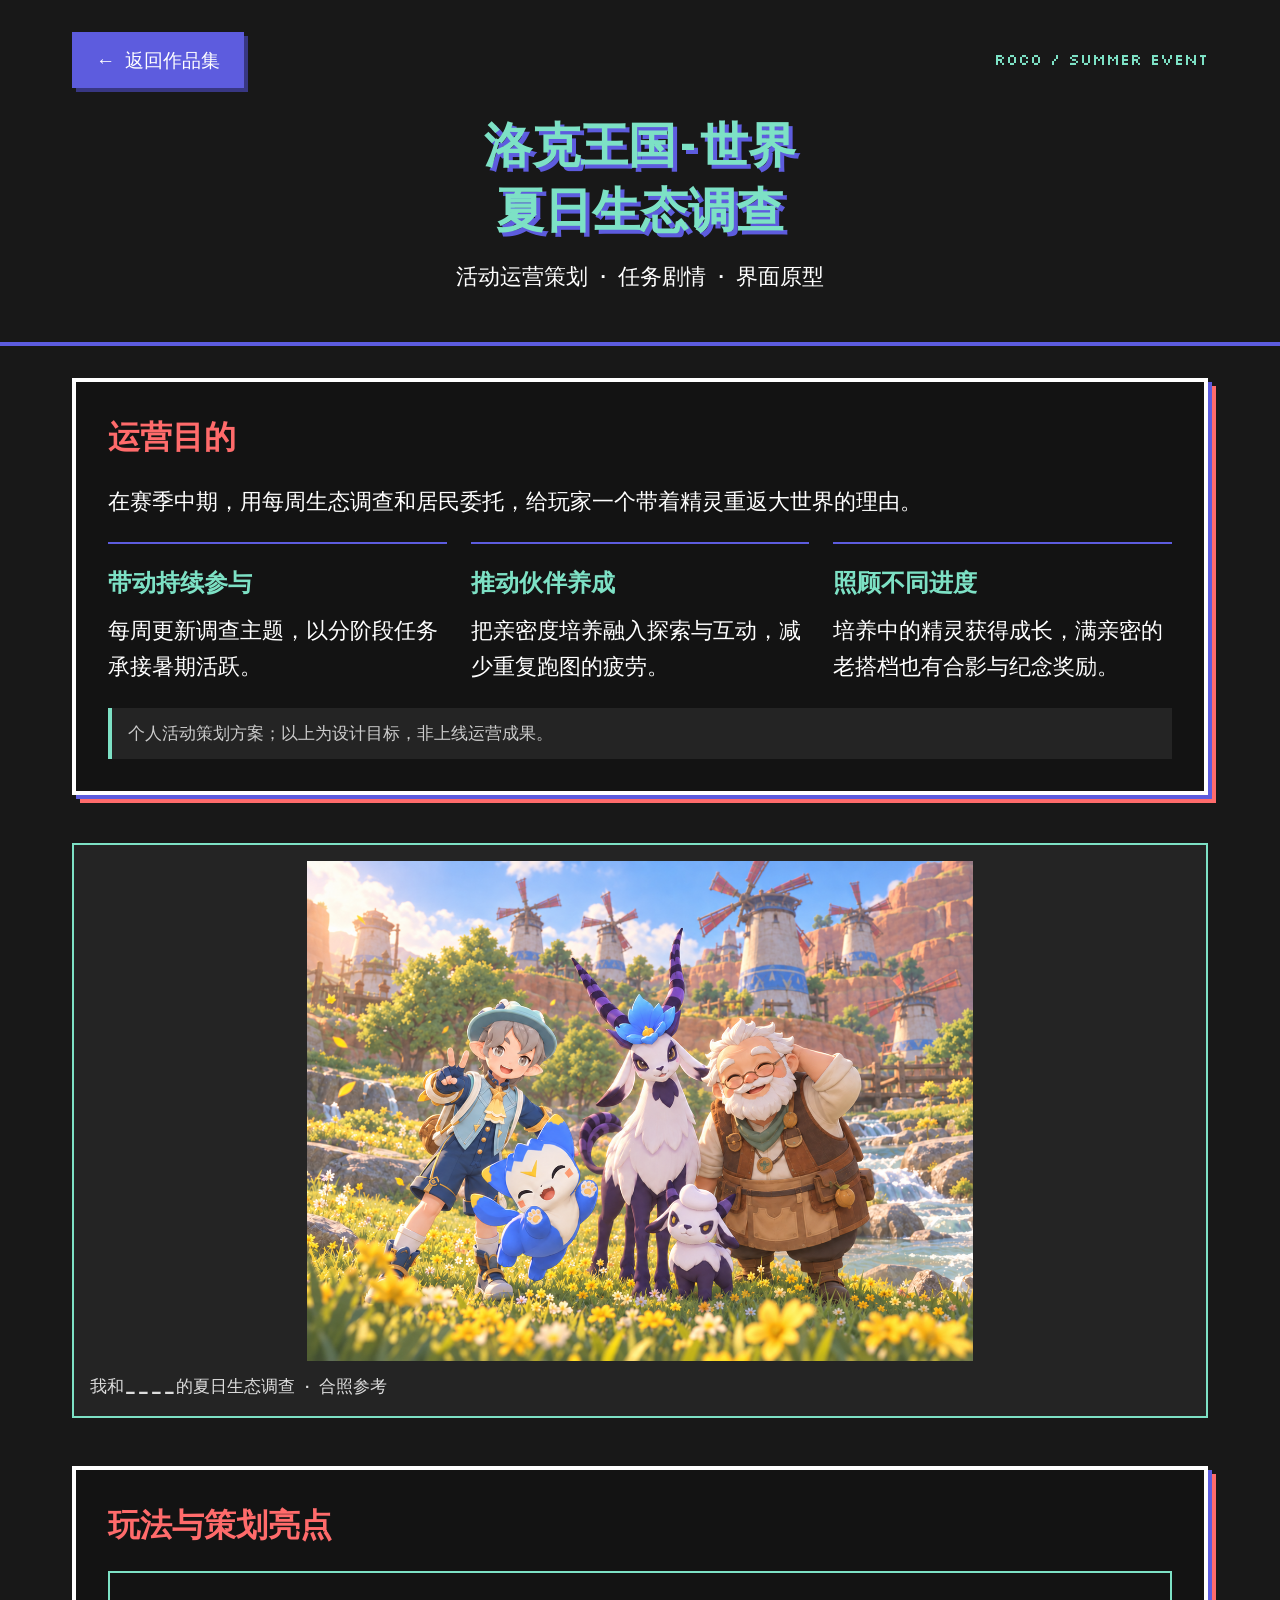
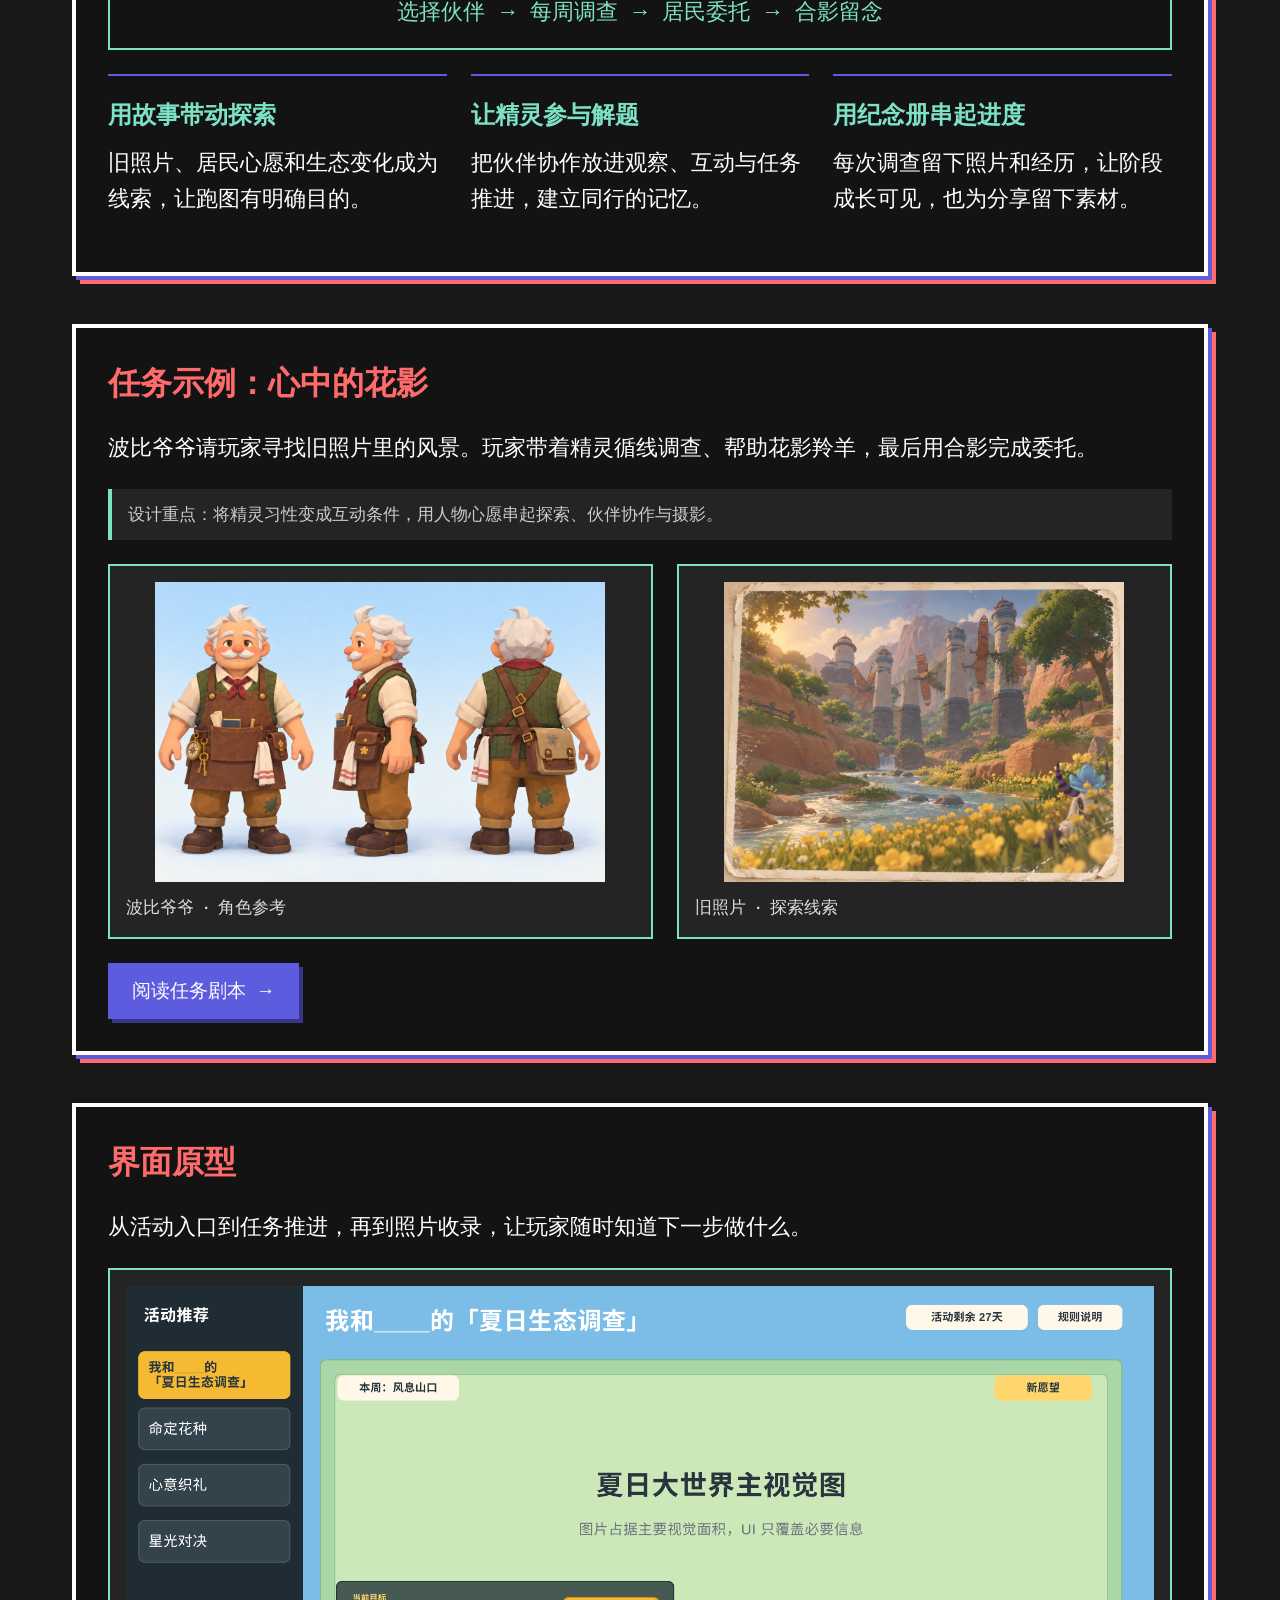
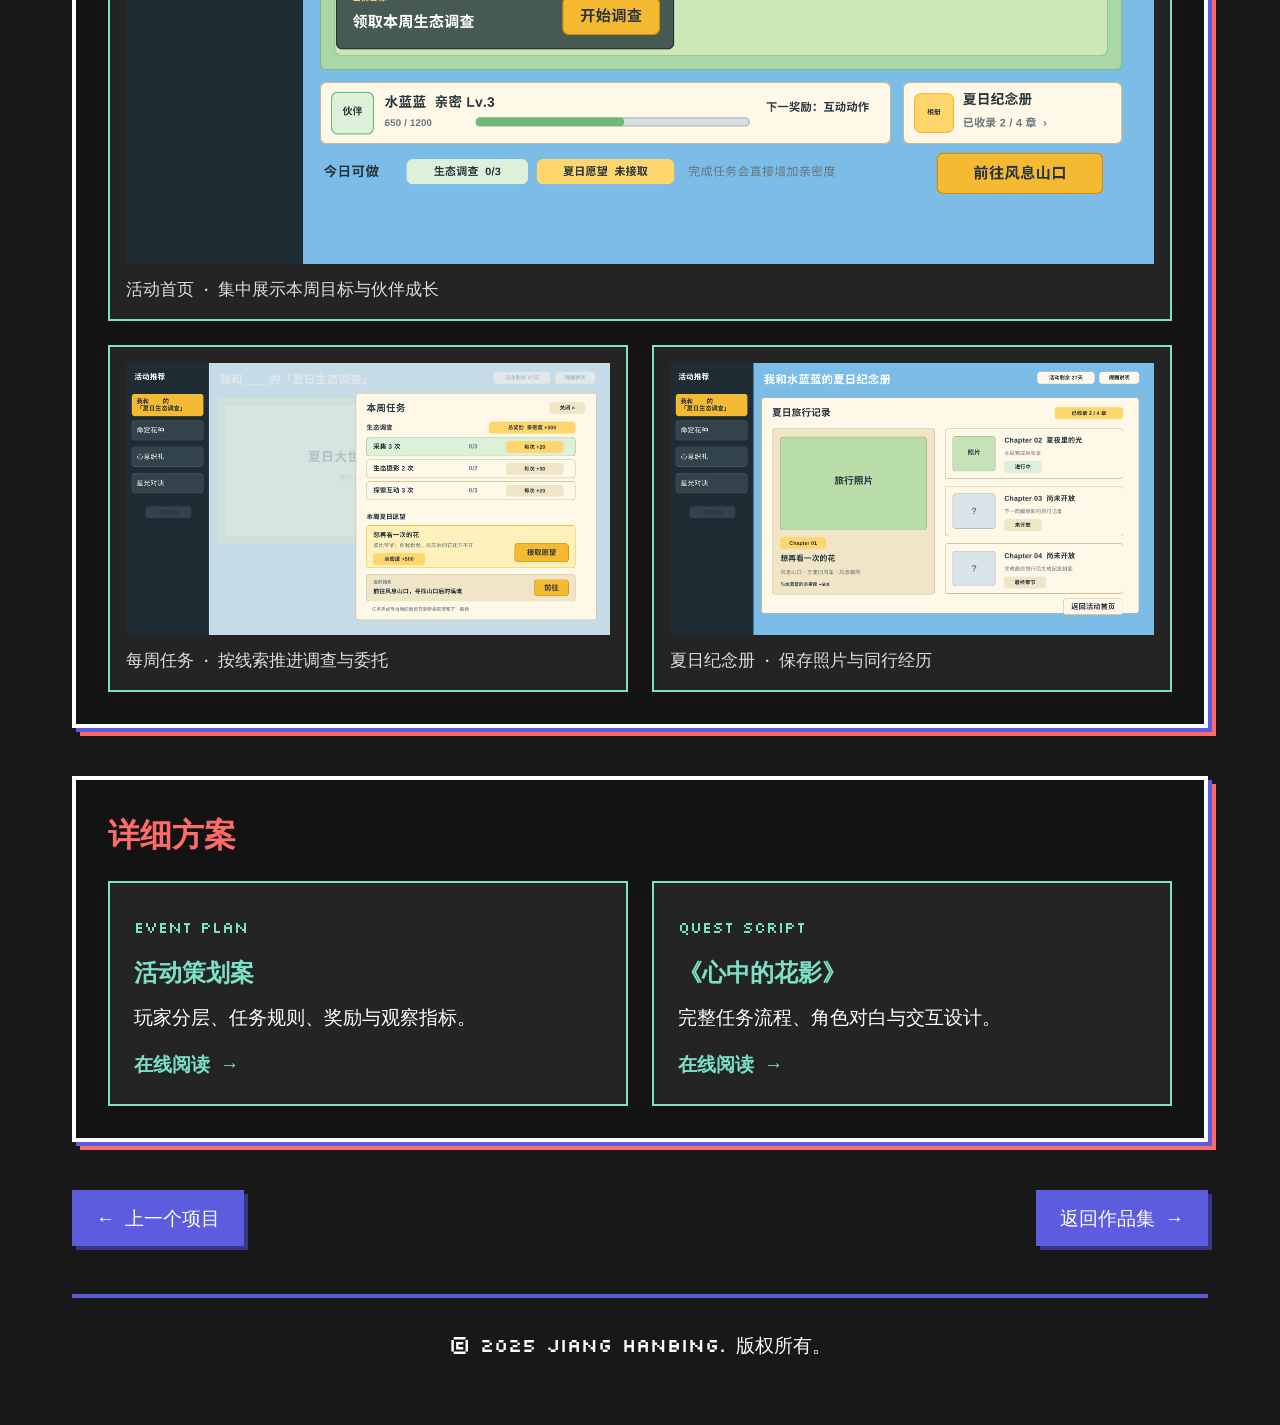
<file: roco-preview/index.html>
<!doctype html>
<html lang="zh-Hans"><head><meta charset="utf-8"><meta name="viewport" content="width=device-width,initial-scale=1"><title>洛克王国·世界 · 夏日生态调查｜蒋寒冰</title><link rel="stylesheet" href="roco.css"><link rel="stylesheet" href="editorial.css"></head>
<body><header><nav class="nav"><a class="btn" href="../index.html?lang=zh">← 返回作品集</a><span class="edition">ROCO / SUMMER EVENT</span></nav><h1 class="project-title">洛克王国·世界<br>夏日生态调查</h1><p class="subtitle">活动运营策划 · 任务剧情 · 界面原型</p></header>
<main class="wrap">
<section class="section"><h2>运营目的</h2><p class="lead">在赛季中期，用每周生态调查和居民委托，给玩家一个带着精灵重返大世界的理由。</p><div class="reason-grid"><article><h3>带动持续参与</h3><p>每周更新调查主题，以分阶段任务承接暑期活跃。</p></article><article><h3>推动伙伴养成</h3><p>把亲密度培养融入探索与互动，减少重复跑图的疲劳。</p></article><article><h3>照顾不同进度</h3><p>培养中的精灵获得成长，满亲密的老搭档也有合影与纪念奖励。</p></article></div><p class="note">个人活动策划方案；以上为设计目标，非上线运营成果。</p></section>
<figure class="figure cover"><img src="assets/summer-photo.png" alt="夏日伙伴合照参考插画"><figcaption>我和____的夏日生态调查 · 合照参考</figcaption></figure>
<section class="section" id="journey"><h2>玩法与策划亮点</h2><p class="flow">选择伙伴 → 每周调查 → 居民委托 → 合影留念</p><div class="reason-grid"><article><h3>用故事带动探索</h3><p>旧照片、居民心愿和生态变化成为线索，让跑图有明确目的。</p></article><article><h3>让精灵参与解题</h3><p>把伙伴协作放进观察、互动与任务推进，建立同行的记忆。</p></article><article><h3>用纪念册串起进度</h3><p>每次调查留下照片和经历，让阶段成长可见，也为分享留下素材。</p></article></div></section>
<section class="section"><h2>任务示例：心中的花影</h2><p>波比爷爷请玩家寻找旧照片里的风景。玩家带着精灵循线调查、帮助花影羚羊，最后用合影完成委托。</p><p class="note">设计重点：将精灵习性变成互动条件，用人物心愿串起探索、伙伴协作与摄影。</p><div class="reference-gallery"><figure><img src="assets/bobi-reference.png" alt="波比爷爷角色三视图参考" loading="lazy"><figcaption>波比爷爷 · 角色参考</figcaption></figure><figure><img src="assets/old-photo.png" alt="旧照片中的小溪、风车和花坡" loading="lazy"><figcaption>旧照片 · 探索线索</figcaption></figure></div><a class="btn" href="script.html">阅读任务剧本 →</a></section>
<section class="section"><h2>界面原型</h2><p>从活动入口到任务推进，再到照片收录，让玩家随时知道下一步做什么。</p><figure class="figure"><img src="assets/overview.png" alt="夏日生态调查活动首页界面原型" loading="lazy"><figcaption>活动首页 · 集中展示本周目标与伙伴成长</figcaption></figure><div class="ui-grid"><figure class="figure"><img src="assets/tasks.png" alt="每周任务界面原型" loading="lazy"><figcaption>每周任务 · 按线索推进调查与委托</figcaption></figure><figure class="figure"><img src="assets/album.png" alt="夏日纪念册界面原型" loading="lazy"><figcaption>夏日纪念册 · 保存照片与同行经历</figcaption></figure></div></section>
<section class="section"><h2>详细方案</h2><div class="reading"><a href="plan.html"><small>EVENT PLAN</small><h3>活动策划案</h3><p>玩家分层、任务规则、奖励与观察指标。</p><b>在线阅读 →</b></a><a href="script.html"><small>QUEST SCRIPT</small><h3>《心中的花影》</h3><p>完整任务流程、角色对白与交互设计。</p><b>在线阅读 →</b></a></div></section>
<div class="actions"><a class="btn" href="../project2.html?lang=zh">← 上一个项目</a><a class="btn" href="../index.html?lang=zh">返回作品集 →</a></div><footer>© 2025 JIANG Hanbing. 版权所有。</footer></main></body></html>
</file>
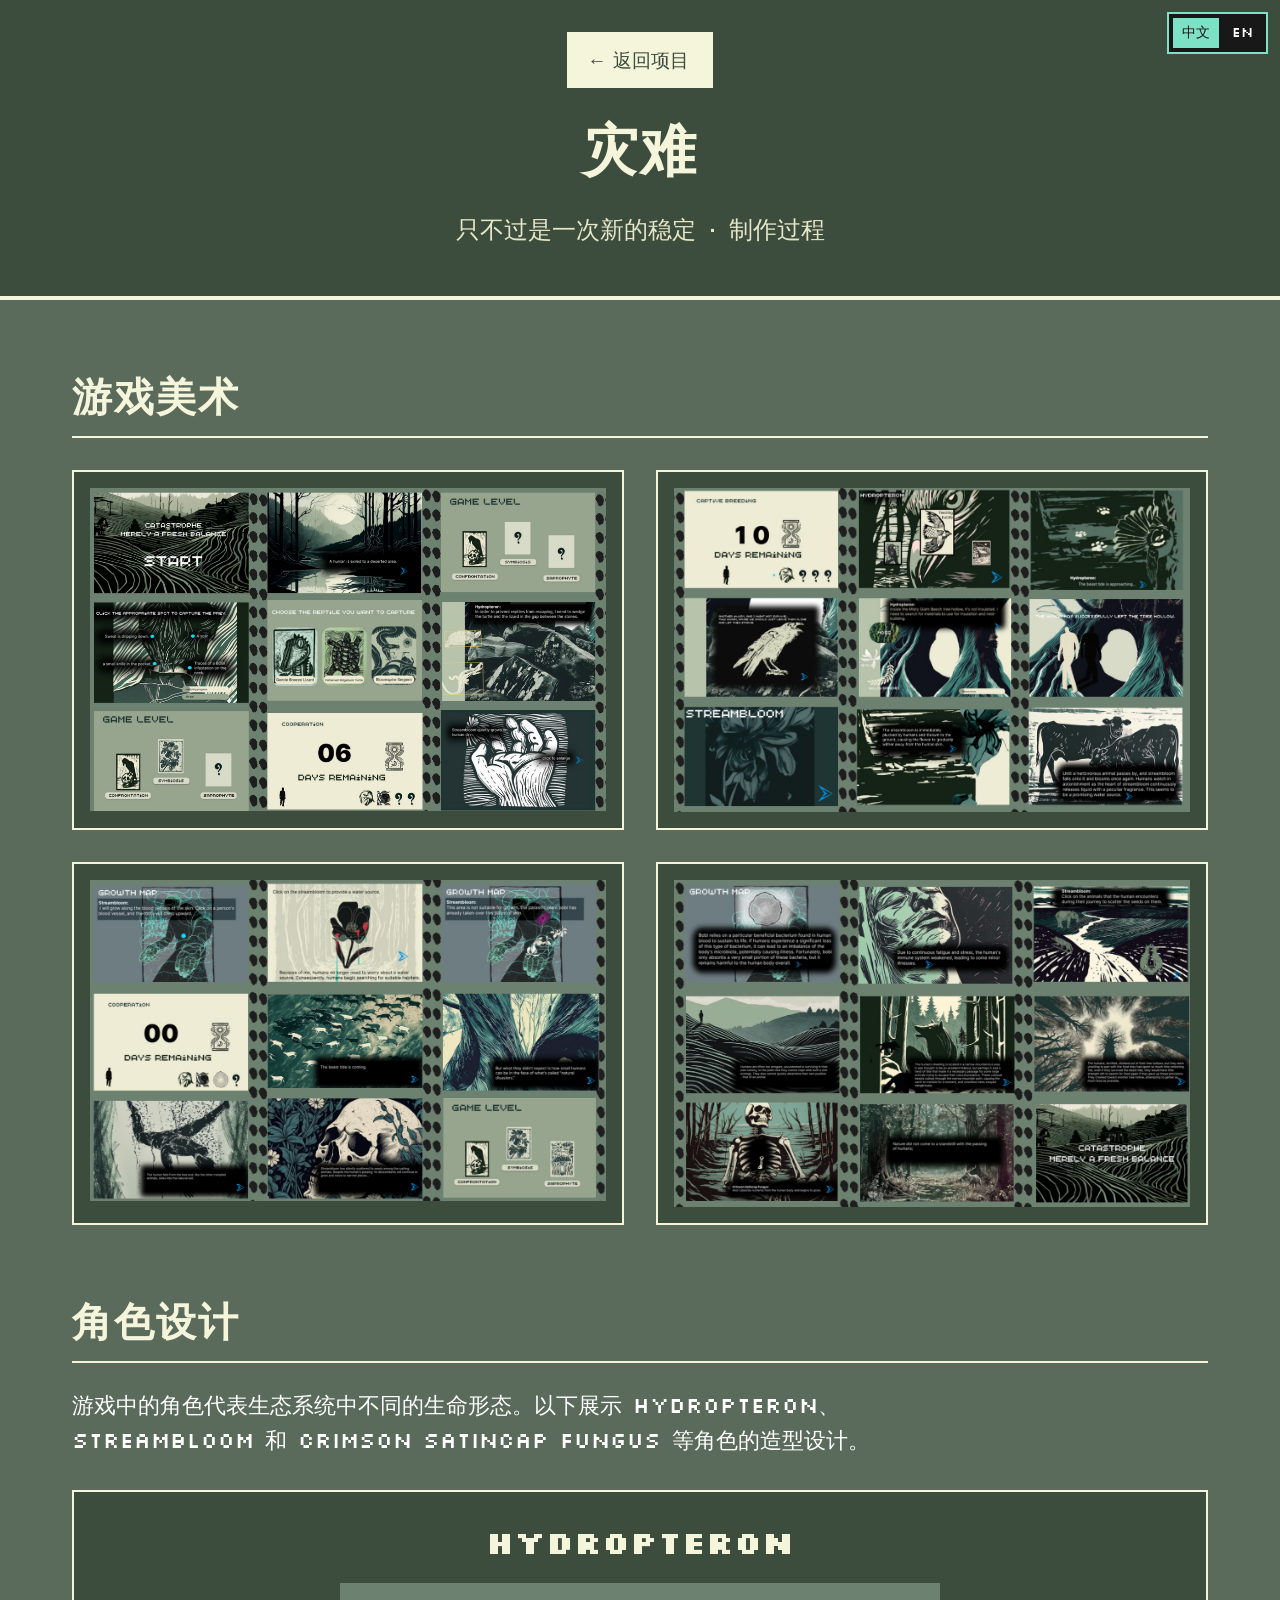
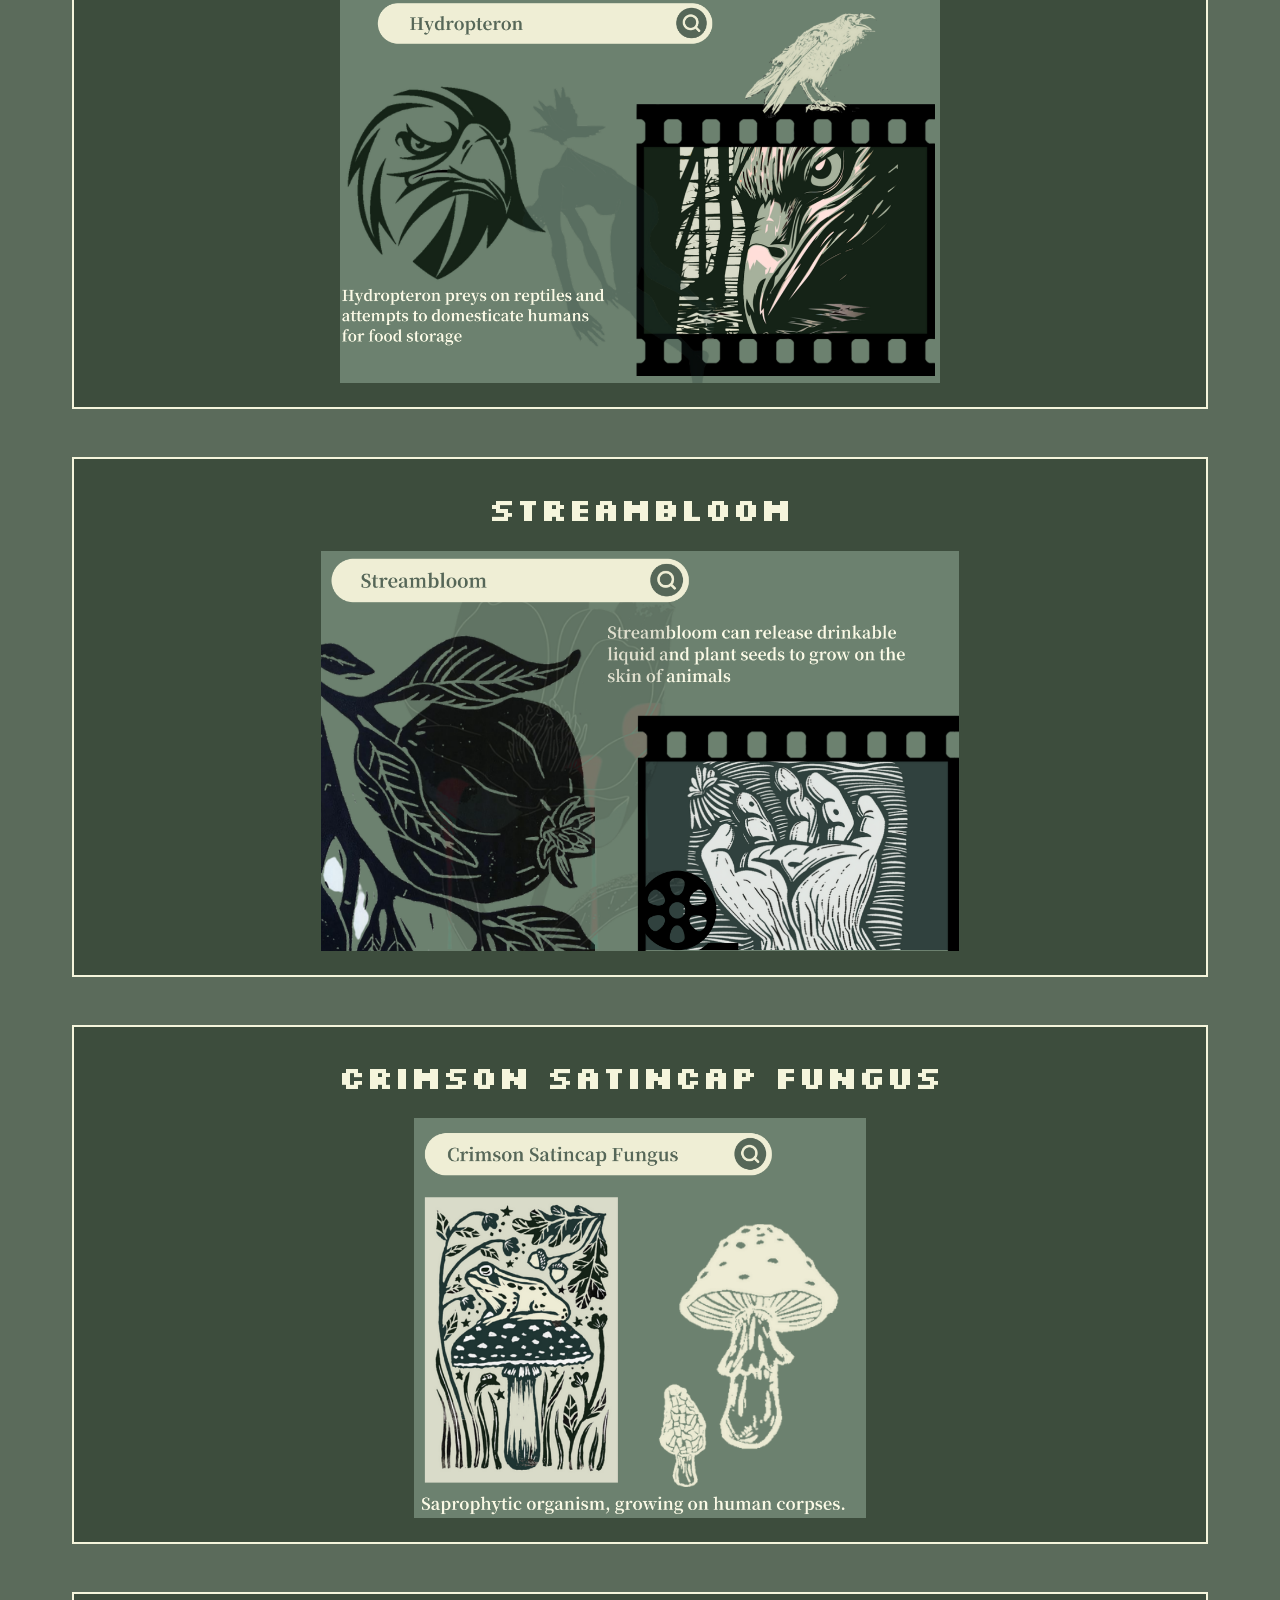
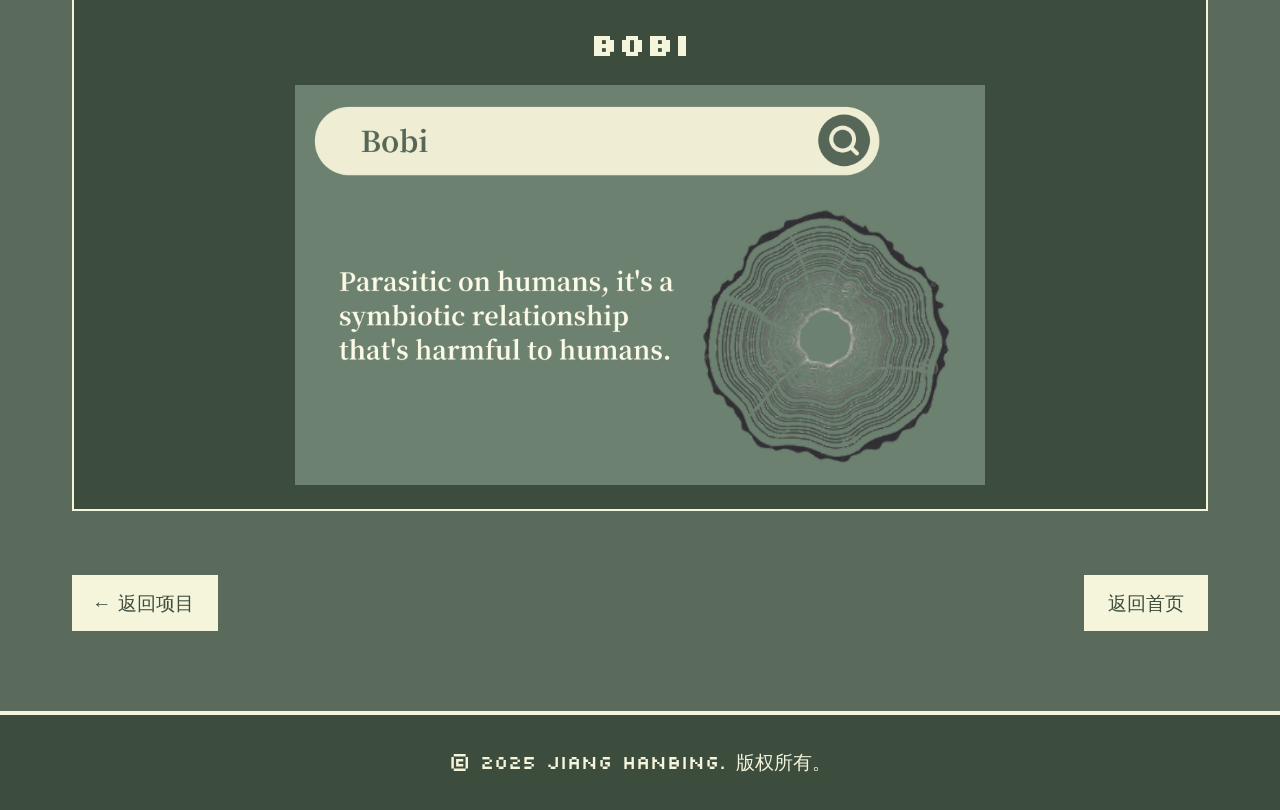
<file: making-process.html>
<!DOCTYPE html>
<html lang="en">
<head>
    <meta charset="UTF-8">
    <meta name="viewport" content="width=device-width, initial-scale=1.0">
    <title data-zh="灾难，只不过是一次新的稳定｜制作过程">Making Process | Catastrophe Merely a fresh balance</title>
    <link href="https://fonts.googleapis.com/css2?family=VT323&family=Silkscreen&display=swap" rel="stylesheet">
    <style>
        /* Base Styles */
        :root {
            --primary: #5b6b5b;
            --secondary: #3d4d3d;
            --accent: #f5f5dc;
            --text: #ffffff;
            --highlight: #e6e6c8;
            --pixel-size: 4px;
        }
        
        * {
            margin: 0;
            padding: 0;
            box-sizing: border-box;
        }
        
        body {
            font-family: 'Silkscreen', 'VT323', monospace;
            background-color: var(--primary);
            color: var(--text);
            line-height: 1.6;
            overflow-x: hidden;
        }
        
        /* Header */
        header {
            padding: 2rem;
            text-align: center;
            border-bottom: var(--pixel-size) solid var(--accent);
            background-color: var(--secondary);
        }
        
        .back-button {
            display: inline-block;
            margin-bottom: 1rem;
            padding: 0.8rem 1.5rem;
            font-family: 'Silkscreen', 'VT323', monospace;
            font-size: 1.2rem;
            color: var(--secondary);
            background-color: var(--accent);
            text-decoration: none;
            cursor: pointer;
            position: relative;
            transition: transform 0.1s;
            border: none;
        }
        
        .back-button:hover {
            transform: translateY(2px);
        }
        
        .page-title {
            font-size: 3.5rem;
            margin-bottom: 1rem;
            color: var(--accent);
            text-transform: uppercase;
            letter-spacing: 2px;
        }
        
        .subtitle {
            font-size: 1.5rem;
            color: var(--highlight);
            margin-bottom: 1rem;
        }
        
        /* Main Content */
        .process-container {
            max-width: 1200px;
            margin: 0 auto;
            padding: 2rem;
        }
        
        .section-title {
            font-size: 2.5rem;
            color: var(--accent);
            margin: 2rem 0 1.5rem 0;
            text-transform: uppercase;
            border-bottom: 2px solid var(--accent);
            padding-bottom: 0.5rem;
            letter-spacing: 2px;
        }
        
        .process-section {
            margin-bottom: 4rem;
        }
        
        .process-text {
            font-size: 1.4rem;
            margin-bottom: 2rem;
            max-width: 800px;
        }
        
        /* 图片网格 - 两列 */
        .image-grid {
            display: grid;
            grid-template-columns: repeat(2, 1fr);
            gap: 2rem;
            margin: 2rem 0;
        }
        
        .image-card {
            border: 2px solid var(--accent);
            padding: 1rem;
            background-color: var(--secondary);
            transition: transform 0.2s;
        }
        
        .image-card:hover {
            transform: translateY(-5px);
        }
        
        .process-image {
            width: 100%;
            height: auto;
            display: block;
        }
        
        /* 角色展示 */
        .character-container {
            margin-top: 2rem;
        }
        
        .character-card {
            margin-bottom: 3rem;
            border: 2px solid var(--accent);
            padding: 1.5rem;
            background-color: var(--secondary);
        }
        
        .character-name {
            font-size: 2rem;
            color: var(--accent);
            margin-bottom: 1rem;
            text-align: center;
        }
        
        .character-image {
            width: 100%;
            max-height: 400px;
            object-fit: contain;
            display: block;
            margin: 0 auto;
        }
        
        /* 按钮容器 */
        .button-container {
            display: flex;
            justify-content: space-between;
            margin-top: 3rem;
        }
        
        .nav-button {
            display: inline-block;
            padding: 0.8rem 1.5rem;
            font-family: 'Silkscreen', 'VT323', monospace;
            font-size: 1.2rem;
            color: var(--secondary);
            background-color: var(--accent);
            text-decoration: none;
            cursor: pointer;
            transition: transform 0.1s;
        }
        
        .nav-button:hover {
            transform: translateY(2px);
        }
        
        /* Footer */
        footer {
            text-align: center;
            padding: 2rem;
            font-size: 1.2rem;
            color: var(--accent);
            border-top: var(--pixel-size) solid var(--accent);
            background-color: var(--secondary);
            margin-top: 3rem;
        }
        
        /* 响应式设计 */
        @media (max-width: 768px) {
            .page-title {
                font-size: 2.5rem;
            }
            
            .subtitle {
                font-size: 1.2rem;
            }
            
            .section-title {
                font-size: 2rem;
            }
            
            .process-text {
                font-size: 1.2rem;
            }
            
            .button-container {
                flex-direction: column;
                gap: 1rem;
                align-items: center;
            }
            
            .image-grid {
                grid-template-columns: 1fr;
            }
            
            .character-name {
                font-size: 1.8rem;
            }
        }
    </style>
<link rel="stylesheet" href="language-only.css">
<script src="language-only.js" defer></script>
</head>
<body>
<div class="language-switch" role="group" aria-label="选择语言 / Choose language"><button type="button" data-language="zh" aria-pressed="false">中文</button><button type="button" data-language="en" aria-pressed="true">EN</button></div>
    <header>
        <a href="project1.html" class="back-button" data-zh="← 返回项目">← Back to Project</a>
        <h1 class="page-title" data-zh="灾难">Catastrophe</h1>
        <p class="subtitle" data-zh="只不过是一次新的稳定 · 制作过程">Merely a fresh balance - Making Process</p>
    </header>
    
    <main class="process-container">
        <!-- 游戏艺术部分  -->
        <section class="process-section">
            <h2 class="section-title" data-zh="游戏美术">Game Art</h2>
            
            <!-- 第一行图片 -->
            <div class="image-grid">
                <div class="image-card">
                    <img src="making-process/1.png" alt="Game Art 1" class="process-image">
                </div>
                <div class="image-card">
                    <img src="making-process/2.png" alt="Game Art 2" class="process-image">
                </div>
            </div>
            
            <!-- 第二行图片 -->
            <div class="image-grid">
                <div class="image-card">
                    <img src="making-process/3.png" alt="Game Art 3" class="process-image">
                </div>
                <div class="image-card">
                    <img src="making-process/4.png" alt="Game Art 4" class="process-image">
                </div>
            </div>
        </section>
        
        <!-- 角色设计部分 -->
        <section class="process-section">
            <h2 class="section-title" data-zh="角色设计">Character Design</h2>
            <p class="process-text" data-zh="游戏中的角色代表生态系统中不同的生命形态。以下展示 Hydropteron、Streambloom 和 Crimson Satincap Fungus 等角色的造型设计。">
                Each character in the game represents a different aspect of the ecosystem. The design process involved creating 
                unique visual identities for entities like Hydropteron, Streambloom, and the Crimson Satincap Fungus.
            </p>
            
            <div class="character-container">
                <!-- Hydropteron  -->
                <div class="character-card">
                    <h3 class="character-name">Hydropteron</h3>
                    <img src="making-process/5.png" alt="Hydropteron Character" class="character-image">
                </div>
                
                <!-- Streambloom  -->
                <div class="character-card">
                    <h3 class="character-name">Streambloom</h3>
                    <img src="making-process/6.png" alt="Streambloom Character" class="character-image">
                </div>
                
                <!-- Crimson Satincap Fungus  -->
                <div class="character-card">
                    <h3 class="character-name">Crimson Satincap Fungus</h3>
                    <img src="making-process/7.png" alt="Crimson Satincap Fungus Character" class="character-image">
                </div>
                
                <!-- Bobi  -->
                <div class="character-card">
                    <h3 class="character-name">Bobi</h3>
                    <img src="making-process/8.png" alt="Bobi Character" class="character-image">
                </div>
            </div>
        </section>
        
        <!-- 导航按钮 -->
        <div class="button-container">
            <a href="project1.html" class="nav-button" data-zh="← 返回项目">← Back to Project</a>
            <a href="index.html" class="nav-button" data-zh="返回首页">Home Page</a>
        </div>
    </main>
    
    <footer>
        <p data-zh="© 2025 JIANG Hanbing. 版权所有。">&copy; 2025 JIANG Hanbing. All rights reserved.</p>
    </footer>
</body>
</html>
</file>
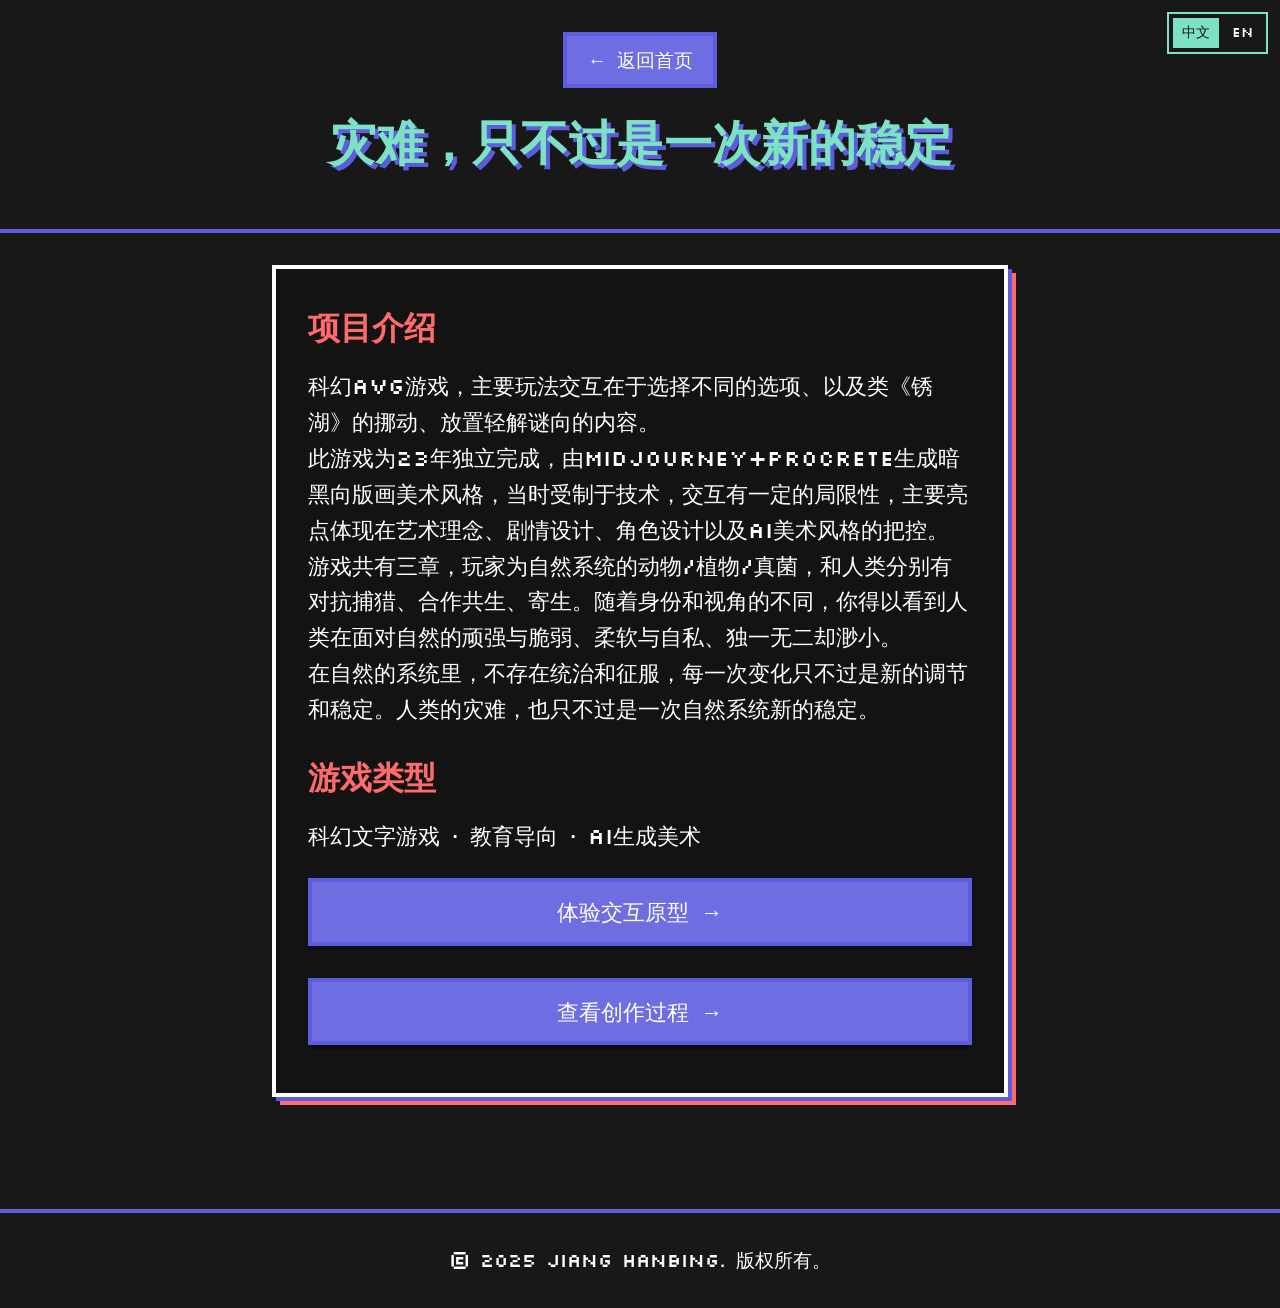
<file: project1.html>
<!DOCTYPE html>
<html lang="en">
<head>
    <meta charset="UTF-8">
    <meta name="viewport" content="width=device-width, initial-scale=1.0">
    <title data-zh="灾难，只不过是一次新的稳定｜蒋寒冰">Catastrophe 
        Merely a fresh balance | JIANG Hanbing</title>
    <link href="https://fonts.googleapis.com/css2?family=VT323&family=Silkscreen&display=swap" rel="stylesheet">
    <style>
        /* Base Styles */
        :root {
            --primary: #5D5CDE;
            --secondary: #FF6B6B;
            --accent: #7DE1C5;
            --background: #181818;
            --text: #FFFFFF;
            --pixel-size: 4px;
        }
        
        * {
            margin: 0;
            padding: 0;
            box-sizing: border-box;
        }
        
        body {
            font-family: 'Silkscreen', 'VT323', cursive;
            background-color: var(--background);
            color: var(--text);
            line-height: 1.6;
            overflow-x: hidden;
        }
        
        /* Header */
        header {
            padding: 2rem;
            text-align: center;
            border-bottom: var(--pixel-size) solid var(--primary);
        }
        
        .back-button {
            display: inline-block;
            margin-bottom: 1rem;
            padding: 0.8rem 1.5rem;
            font-family: 'Silkscreen', 'VT323', cursive;
            font-size: 1.2rem;
            color: var(--text);
            background-color: var(--primary);
            text-decoration: none;
            cursor: pointer;
            position: relative;
            transition: transform 0.1s;
            border: none;
        }
        
        .back-button:hover {
            transform: translateY(2px);
        }
        
        .back-button::before {
            content: "";
            position: absolute;
            top: 4px;
            left: 4px;
            right: 4px;
            bottom: 4px;
            background-color: rgba(255, 255, 255, 0.1);
            z-index: 1;
        }
        
        .project-title {
            font-size: 3rem;
            margin-bottom: 1rem;
            color: var(--accent);
            text-shadow: 4px 4px 0 var(--primary);
        }
        
        /* Main Content */
        .project-container {
            max-width: 800px;
            margin: 0 auto;
            padding: 2rem;
        }
        
        .project-info {
            background-color: rgba(0, 0, 0, 0.2);
            padding: 2rem;
            border: var(--pixel-size) solid var(--text);
            margin-bottom: 2rem;
            box-shadow: 
                var(--pixel-size) var(--pixel-size) 0 0 var(--primary),
                calc(var(--pixel-size) * 2) calc(var(--pixel-size) * 2) 0 0 var(--secondary);
        }
        
        .project-info h2 {
            font-size: 2rem;
            color: var(--secondary);
            margin-bottom: 1rem;
        }
        
        .project-info p {
            margin-bottom: 1.5rem;
            font-size: 1.4rem;
        }
        
        /* 按钮容器 */
        .button-container {
            display: flex;
            flex-direction: column;
            gap: 1rem;
            margin-top: 1rem;
        }
        
        /* 紫色像素风格按钮 */
        .pixel-button-link {
            display: inline-block;
            padding: 1rem 1.5rem;
            font-family: 'Silkscreen', 'VT323', cursive;
            font-size: 1.4rem;
            color: var(--text);
            background-color: var(--primary);
            border: none;
            text-decoration: none;
            cursor: pointer;
            position: relative;
            transition: transform 0.1s;
            margin-bottom: 1rem;
            text-align: center;
        }
        
        .pixel-button-link::before {
            content: "";
            position: absolute;
            top: 4px;
            left: 4px;
            right: 4px;
            bottom: 4px;
            background-color: rgba(255, 255, 255, 0.1);
            z-index: 1;
        }
        
        .pixel-button-link::after {
            content: "";
            position: absolute;
            left: 0;
            top: 100%;
            width: 100%;
            height: 4px;
            background-color: rgba(0, 0, 0, 0.3);
        }
        
        .pixel-button-link:hover {
            transform: translateY(2px);
        }
        
        .pixel-button-link:active {
            transform: translateY(4px);
        }
        
        /* Footer */
        footer {
            text-align: center;
            padding: 2rem;
            font-size: 1.2rem;
            color: var(--text);
            border-top: var(--pixel-size) solid var(--primary);
            margin-top: 3rem;
        }
        
        /* 响应式设计 */
        @media (max-width: 768px) {
            .project-title {
                font-size: 2.2rem;
            }
            
            .project-info h2 {
                font-size: 1.6rem;
            }
            
            .project-info p {
                font-size: 1.2rem;
            }
            
            .back-button, .pixel-button-link {
                font-size: 1.2rem;
                padding: 0.8rem 1.2rem;
            }
        }
    </style>
<link rel="stylesheet" href="language-only.css">
<script src="language-only.js" defer></script>
</head>
<body>
<div class="language-switch" role="group" aria-label="选择语言 / Choose language"><button type="button" data-language="zh" aria-pressed="false">中文</button><button type="button" data-language="en" aria-pressed="true">EN</button></div>
    <header>
        <a href="index.html" class="back-button" data-zh="← 返回首页">← Back to Home</a>
        <h1 class="project-title" data-zh="灾难，只不过是一次新的稳定">Catastrophe Merely a fresh balance</h1>
    </header>
    
    <main class="project-container">
        <div class="project-info">
            <h2 data-zh="项目介绍">About This Project</h2>
            <p data-zh="科幻AVG游戏，主要玩法交互在于选择不同的选项、以及类《锈湖》的挪动、放置轻解谜向的内容。
    此游戏为23年独立完成，由Midjourney+Procrete生成暗黑向版画美术风格，当时受制于技术，交互有一定的局限性，主要亮点体现在艺术理念、剧情设计、角色设计以及AI美术风格的把控。
    游戏共有三章，玩家为自然系统的动物/植物/真菌，和人类分别有对抗捕猎、合作共生、寄生。随着身份和视角的不同，你得以看到人类在面对自然的顽强与脆弱、柔软与自私、独一无二却渺小。
    在自然的系统里，不存在统治和征服，每一次变化只不过是新的调节和稳定。人类的灾难，也只不过是一次自然系统新的稳定。">This is a visual novel game demo that explores themes of balance and catastrophe. 
                A human is exiled to a deserted area. His portable sensor shows that a beast tide
                will sweep across his location in 10 days.
                To evade the beast tide and locate a refuge, he must figure out a way to survive in
                this deserted area.
                However, you are not a human; you are one of the animals lurking around human,
                seeking a way to survive...</p>
            
            <h2 data-zh="游戏类型">Game Type</h2>
            <p data-zh="科幻文字游戏 · 教育导向 · AI生成美术">Visual Novel, Choice-Based Narrative, Indie Game</p>
            <div class="button-container">
                <!-- Play Demo Button -->
                <a href="https://www.figma.com/proto/A1ruLbSNxfX301TGoaOowq/%E7%81%BE%E9%9A%BE?node-id=56-369&t=guOABCexRRetOJrk-1&scaling=scale-down&content-scaling=fixed&page-id=0%3A1&starting-point-node-id=56%3A369&show-proto-sidebar=1" target="_blank" class="pixel-button-link" data-zh="体验交互原型 →">
                    Play Demo →
                </a>
                
                <!-- Making Process Button -->
                <a href="making-process.html" class="pixel-button-link" data-zh="查看创作过程 →">
                    Making Process →
                </a>
            </div>
        </div>
    </main>
    
    <footer>
        <p data-zh="© 2025 JIANG Hanbing. 版权所有。">&copy; 2025 JIANG Hanbing. All rights reserved.</p>
    </footer>
</body>
</html>
</file>
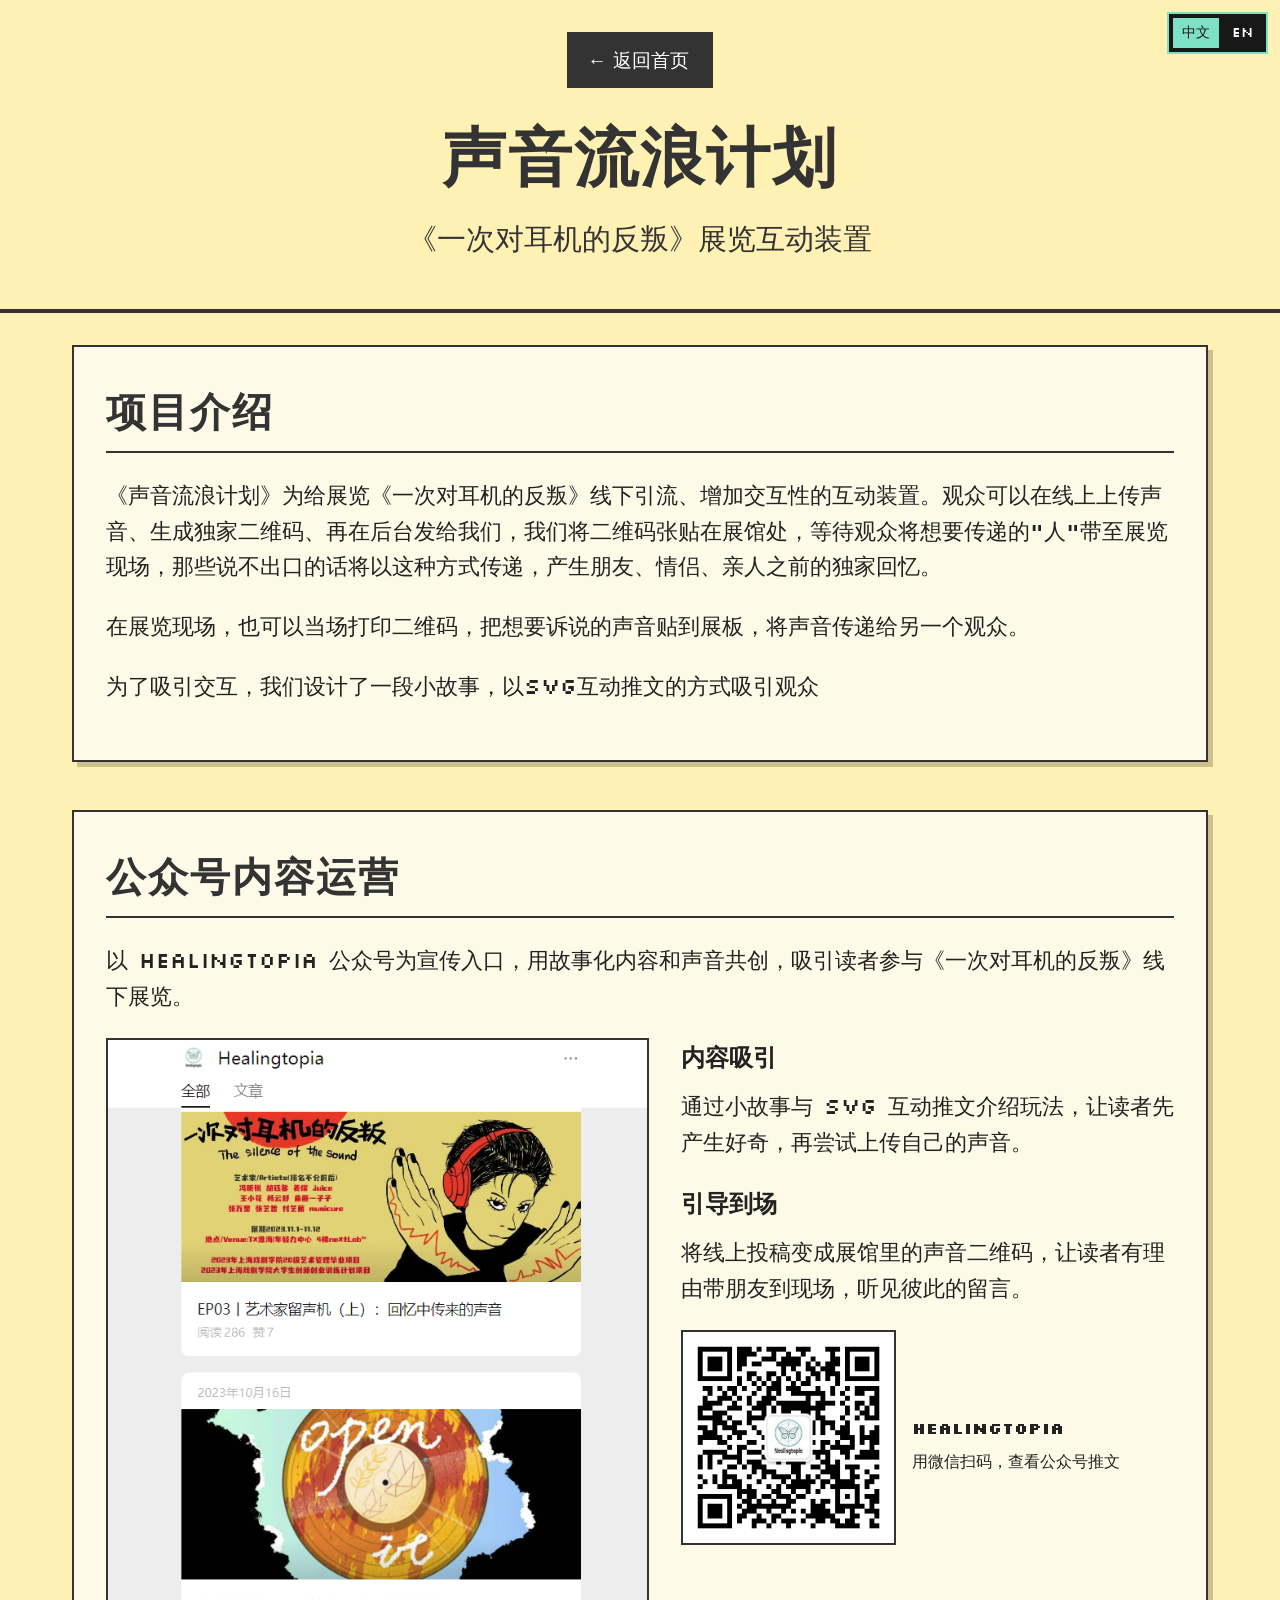
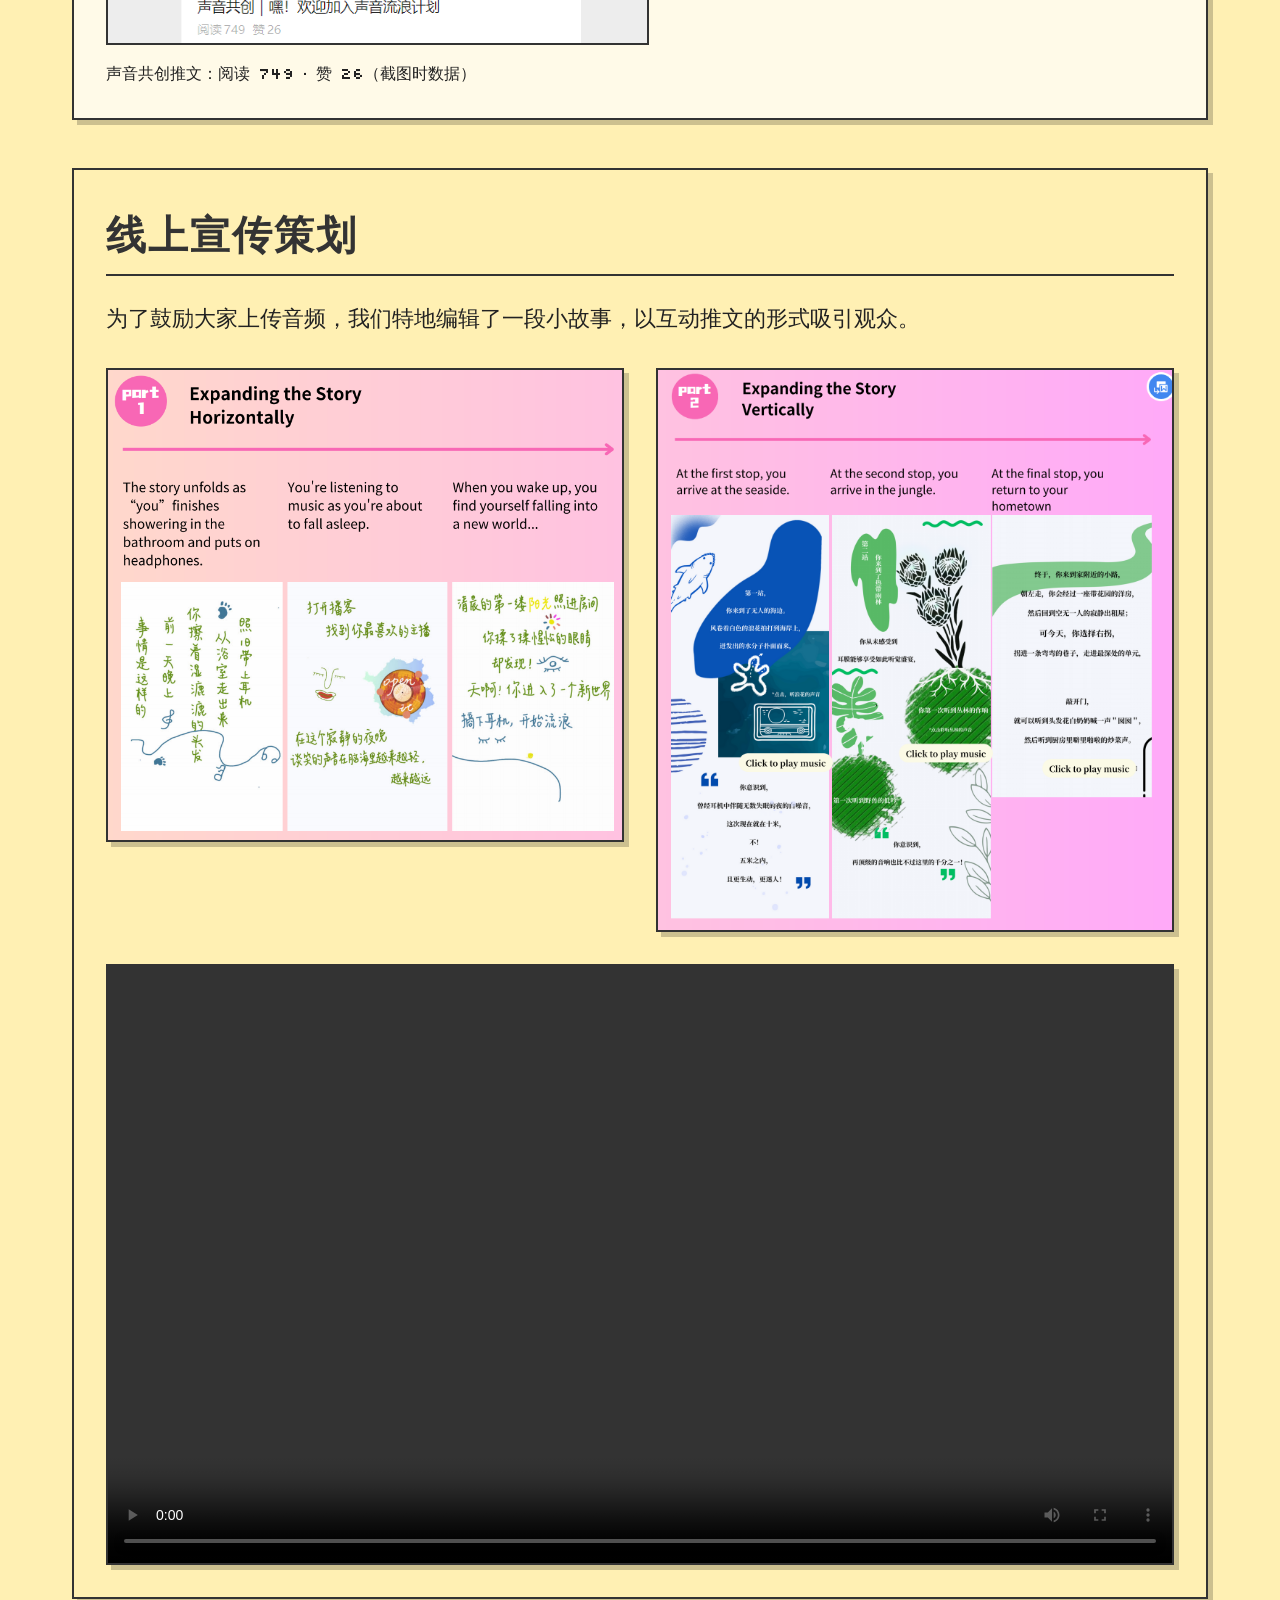
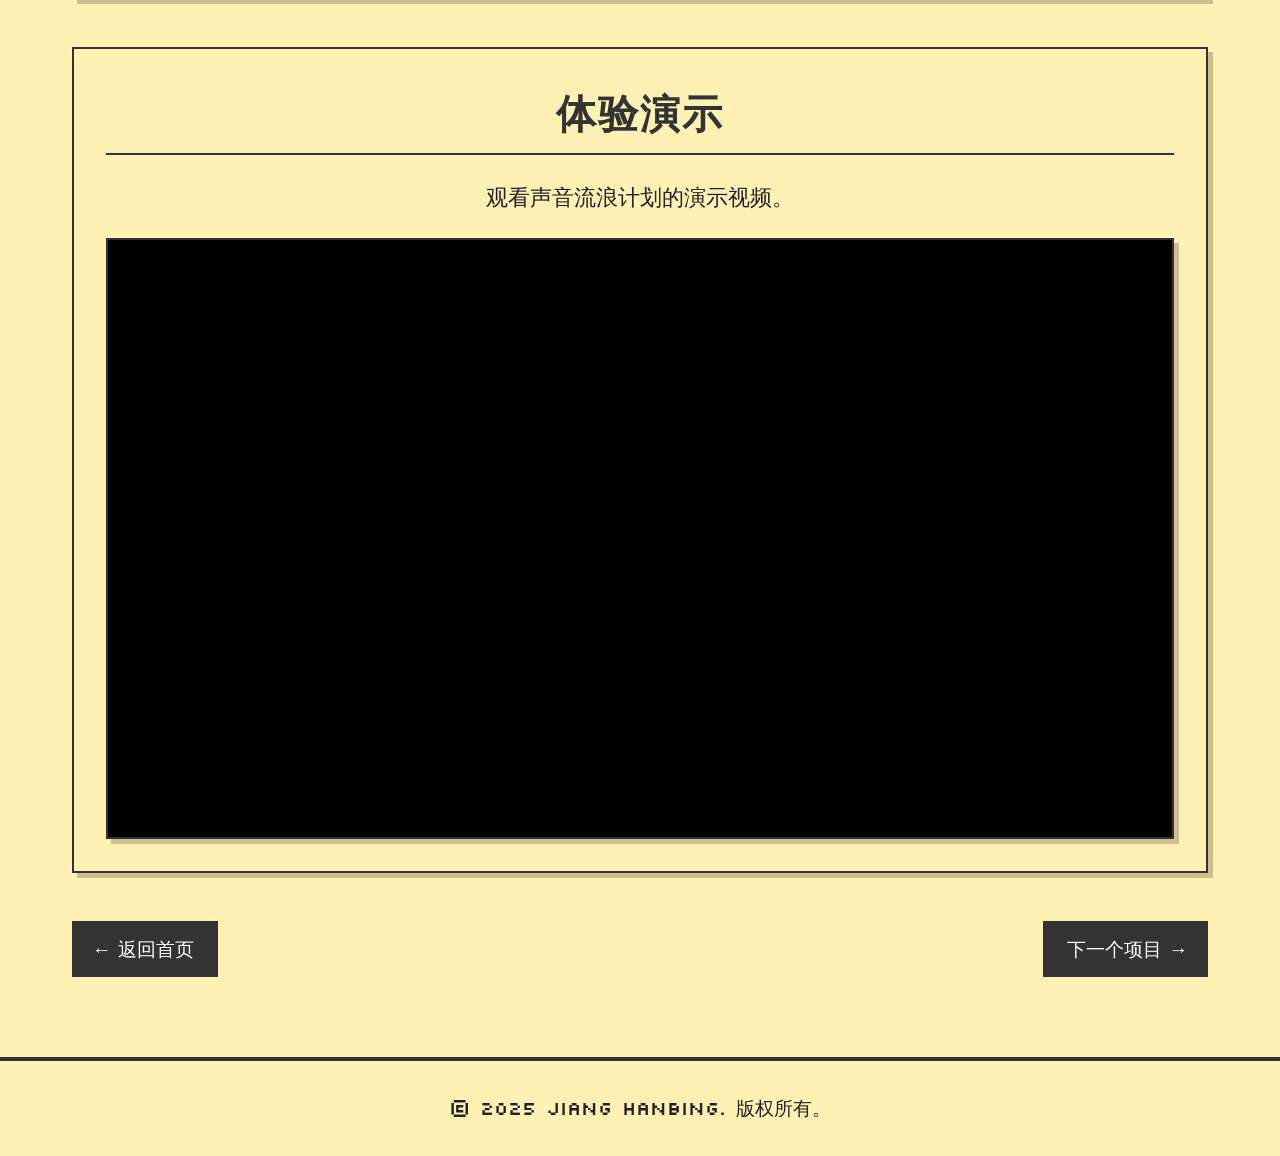
<file: project2.html>
<!DOCTYPE html>
<html lang="en">
<head>
    <meta charset="UTF-8">
    <meta name="viewport" content="width=device-width, initial-scale=1.0">
    <title data-zh="声音流浪计划｜蒋寒冰">Sound Roaming Plan | JIANG Hanbing</title>
    <link href="https://fonts.googleapis.com/css2?family=VT323&family=Silkscreen&display=swap" rel="stylesheet">
    <style>
        /* Base Styles */
        :root {
            --primary: #fff0b3;
            --secondary: #fff0b3;
            --accent: #333333;
            --text-dark: #222222;
            --text-light: #ffffff;
            --pixel-size: 4px;
        }
        
        * {
            margin: 0;
            padding: 0;
            box-sizing: border-box;
        }
        
        body {
            font-family: 'Silkscreen', 'VT323', monospace;
            background: var(--secondary);
            color: var(--text-dark);
            line-height: 1.6;
            overflow-x: hidden;
        }
        
        /* Header */
        header {
            padding: 2rem;
            text-align: center;
            border-bottom: var(--pixel-size) solid var(--accent);
        }
        
        .back-button {
            display: inline-block;
            margin-bottom: 1rem;
            padding: 0.8rem 1.5rem;
            font-family: 'Silkscreen', 'VT323', monospace;
            font-size: 1.2rem;
            color: var(--text-light);
            background-color: var(--accent);
            text-decoration: none;
            cursor: pointer;
            position: relative;
            transition: transform 0.1s;
            border: none;
        }
        
        .back-button:hover {
            transform: translateY(2px);
        }
        
        .project-title {
            font-size: 4rem;
            margin-bottom: 0.5rem;
            color: var(--accent);
            text-transform: uppercase;
            letter-spacing: 2px;
        }
        
        .subtitle {
            font-size: 1.8rem;
            color: var(--accent);
            margin-bottom: 1rem;
        }
        
        /* Main Content */
        .project-container {
            max-width: 1200px;
            margin: 0 auto;
            padding: 2rem;
        }
        
        /* 描述部分 */
        .description-section {
            background-color: rgba(255, 255, 255, 0.7);
            padding: 2rem;
            border: 2px solid var(--accent);
            margin-bottom: 3rem;
            box-shadow: 5px 5px 0 rgba(0, 0, 0, 0.2);
        }
        
        .section-title {
            font-size: 2.5rem;
            color: var(--accent);
            margin-bottom: 1.5rem;
            text-transform: uppercase;
            border-bottom: 2px solid var(--accent);
            padding-bottom: 0.5rem;
            letter-spacing: 2px;
        }
        
        .description-text {
            font-size: 1.4rem;
            margin-bottom: 1.5rem;
            color: var(--text-dark);
        }
        
        /* 全宽图片 */
        .full-width-image {
            width: 100%;
            height: auto;
            border: 2px solid var(--accent);
            margin: 2rem 0;
            box-shadow: 5px 5px 0 rgba(0, 0, 0, 0.2);
        }
        
        /* 图片网格 - 用于两张图片并排 */
        .image-grid {
            display: grid;
            grid-template-columns: 1fr 1fr;
            gap: 2rem;
            margin: 2rem 0;
        }
        
        .grid-image {
            width: 100%;
            height: auto;
            border: 2px solid var(--accent);
            box-shadow: 5px 5px 0 rgba(0, 0, 0, 0.2);
        }
        
        /* Online Promotional Planning 部分 */
        .promotional-section {
            background-color: var(--primary);
            padding: 2rem;
            border: 2px solid var(--accent);
            margin-bottom: 3rem;
            box-shadow: 5px 5px 0 rgba(0, 0, 0, 0.2);
        }
        
        .embedded-video {
            width: 100%;
            aspect-ratio: 16 / 9;
            margin-top: 1.5rem;
            border: 2px solid var(--accent);
            background: #000;
            box-shadow: 5px 5px 0 rgba(0, 0, 0, 0.2);
        }

        .embedded-video iframe, .embedded-video video {
            display: block;
            width: 100%;
            height: 100%;
            border: 0;
        }

        .embedded-video video { object-fit: contain; background: #000; }

        /* 视频链接样式 */
        .video-link {
            display: inline-block;
            padding: 1rem 2rem;
            background-color: var(--accent);
            color: var(--text-light);
            text-decoration: none;
            margin-top: 1.5rem;
            font-size: 1.2rem;
            border: none;
            cursor: pointer;
            transition: transform 0.2s;
        }
        
        .video-link:hover {
            transform: translateY(-3px);
        }
        
        /* 演示视频部分 */
        .video-section {
            background-color: var(--primary);
            padding: 2rem;
            border: 2px solid var(--accent);
            margin-bottom: 3rem;
            text-align: center;
            box-shadow: 5px 5px 0 rgba(0, 0, 0, 0.2);
        }
        
        /* 按钮容器 */
        .button-container {
            display: flex;
            justify-content: space-between;
            margin-top: 3rem;
        }
        
        .nav-button {
            display: inline-block;
            padding: 0.8rem 1.5rem;
            font-family: 'Silkscreen', 'VT323', monospace;
            font-size: 1.2rem;
            color: var(--text-light);
            background-color: var(--accent);
            text-decoration: none;
            cursor: pointer;
            transition: transform 0.1s;
        }
        
        .nav-button:hover {
            transform: translateY(2px);
        }
        
        /* Footer */
        footer {
            text-align: center;
            padding: 2rem;
            font-size: 1.2rem;
            color: var(--text-dark);
            border-top: var(--pixel-size) solid var(--accent);
            margin-top: 3rem;
        }
        
        /* 响应式设计 */
        @media (max-width: 768px) {
            body {
                background: var(--secondary);
            }
            
            .project-title {
                font-size: 2.5rem;
            }
            
            .subtitle {
                font-size: 1.2rem;
            }
            
            .section-title {
                font-size: 2rem;
            }
            
            .description-text {
                font-size: 1.2rem;
            }
            
            .image-grid {
                grid-template-columns: 1fr;
            }
            
            .button-container {
                flex-direction: column;
                gap: 1rem;
                align-items: center;
            }
        }
    
        .marketing-grid{display:grid;grid-template-columns:minmax(0,1.1fr) minmax(0,1fr);gap:2rem;align-items:start}
        .campaign-reference,.account-qr{margin:0}
        .campaign-reference img{display:block;width:100%;height:auto;border:2px solid var(--accent)}
        .campaign-reference figcaption,.account-qr figcaption{font-size:1rem;line-height:1.6;padding-top:1rem}
        .campaign-copy h3{font-size:1.5rem;margin-bottom:.75rem}
        .account-qr{display:flex;align-items:center;gap:1rem;margin-top:1.5rem;flex-wrap:wrap}
        .account-qr img{width:215px;height:215px;max-width:100%;object-fit:contain;background:#fff;border:2px solid var(--accent)}
        .account-qr figcaption{flex:1;min-width:150px}
        .account-qr span{display:block;margin-top:.5rem}
        @media(max-width:768px){.marketing-grid{grid-template-columns:1fr}.project-container{padding:1.25rem}.description-section,.promotional-section,.video-section{padding:1.25rem}.account-qr{justify-content:center}.account-qr figcaption{text-align:center}}

</style>
<link rel="stylesheet" href="language-only.css">
<script src="language-only.js" defer></script>
</head>
<body>
<div class="language-switch" role="group" aria-label="选择语言 / Choose language"><button type="button" data-language="zh" aria-pressed="false">中文</button><button type="button" data-language="en" aria-pressed="true">EN</button></div>
    <header>
        <a href="index.html" class="back-button" data-zh="← 返回首页">← Back to Home</a>
        <h1 class="project-title" data-zh="声音流浪计划">Sound Roaming Plan</h1>
        <p class="subtitle" data-zh="《一次对耳机的反叛》展览互动装置">An artistic interactive installation</p>
    </header>
    
    <main class="project-container">
        <!-- 描述部分 -->
        <section class="description-section">
            <h2 class="section-title" data-zh="项目介绍">Description</h2>
            <p class="description-text" data-zh="《声音流浪计划》为给展览《一次对耳机的反叛》线下引流、增加交互性的互动装置。观众可以在线上上传声音、生成独家二维码、再在后台发给我们，我们将二维码张贴在展馆处，等待观众将想要传递的“人”带至展览现场，那些说不出口的话将以这种方式传递，产生朋友、情侣、亲人之前的独家回忆。">
                This is a world of sound. Leave your voice here, along with a sentence to accompany it.
                We will generate a unique QR code for you. Save the QR code, send it to the backend,
                and we will receive your voice.
            </p>
            <p class="description-text" data-zh="在展览现场，也可以当场打印二维码，把想要诉说的声音贴到展板，将声音传递给另一个观众。">
                Then we will 'print' your voice and place it at the exhibition site;
                When a destined person appears to take it away, it will mark the beginning of your voice's journey.
                Narrate, listen, medium, blend.
            </p>
            <p class="description-text" data-zh="为了吸引交互，我们设计了一段小故事，以SVG互动推文的方式吸引观众">
                Through online promotion and offline installations, audiences can obtain a unique electronic music CD by
                clicking on the webpage, uploading audio, and generating a personalized QR code.
            </p>
        </section>
        

        <section class="description-section" id="marketing">
            <h2 class="section-title" data-zh="公众号内容运营">WeChat Content Marketing</h2>
            <p class="description-text" data-zh="以 Healingtopia 公众号为宣传入口，用故事化内容和声音共创，吸引读者参与《一次对耳机的反叛》线下展览。">Healingtopia connects editorial storytelling and audience participation with the offline exhibition, The Silence of the Sound.</p>
            <div class="marketing-grid">
                <figure class="campaign-reference"><img src="healingtopia-posts.png" alt="Healingtopia 公众号推文：艺术家留声机与声音共创" loading="lazy"><figcaption data-zh="声音共创推文：阅读 749 · 赞 26（截图时数据）">Sound co-creation post: 749 reads · 26 likes, as shown in the screenshot.</figcaption></figure>
                <div class="campaign-copy">
                    <h3 data-zh="内容吸引">Content Hook</h3><p class="description-text" data-zh="通过小故事与 SVG 互动推文介绍玩法，让读者先产生好奇，再尝试上传自己的声音。">A short story and an interactive SVG article introduce the activity and invite readers to contribute their own sounds.</p>
                    <h3 data-zh="引导到场">Offline Invitation</h3><p class="description-text" data-zh="将线上投稿变成展馆里的声音二维码，让读者有理由带朋友到现场，听见彼此的留言。">Audio contributions become QR codes at the exhibition, giving readers a reason to visit with friends and listen to each other's messages.</p>
                    <figure class="account-qr"><img src="healingtopia-qr.jpg" alt="Healingtopia 微信公众号二维码" width="430" height="430" loading="lazy"><figcaption><strong>Healingtopia</strong><span data-zh="用微信扫码，查看公众号推文">Scan with WeChat to read the articles.</span></figcaption></figure>
                </div>
            </div>
        </section>

<!-- Online Promotional Planning 部分 - 已更新为两张图片 -->
        <section class="promotional-section">
            <h2 class="section-title" data-zh="线上宣传策划">Online Promotional Planning</h2>
            <p class="description-text" data-zh="为了鼓励大家上传音频，我们特地编辑了一段小故事，以互动推文的形式吸引观众。">
                The online promotional strategy includes story planning and social media engagement to attract participants
                and build a community around the sound exchange concept.
            </p>
            
            <!-- 两张图片并排显示 -->
            <div class="image-grid">
                <img src="portfolio2/2.png" alt="Online Promotional Planning 1" class="grid-image">
                <img src="portfolio2/3.png" alt="Online Promotional Planning 2" class="grid-image">
            </div>
            
            <div class="embedded-video">
                <video controls playsinline preload="metadata" aria-label="声音流浪计划宣传视频 / Sound Roaming Plan promotional video"><source src="sound-promotion.mp4" type="video/mp4"><span data-zh="你的浏览器暂不支持视频播放，请使用新版浏览器。">Your browser does not support this video. Please use an updated browser.</span></video>
            </div>
        </section>
        
        <!-- 演示视频部分 -->
        <section class="video-section">
            <h2 class="section-title" data-zh="体验演示">Demonstration Video</h2>
            <p style="font-size: 1.4rem; margin-bottom: 1.5rem;" data-zh="观看声音流浪计划的演示视频。">
                Watch the demonstration video to see how the Sound Roaming Plan works in practice.
            </p>
            <div class="embedded-video">
                <iframe src="https://www.youtube.com/embed/rTpyaWoXu40" title="声音流浪计划体验演示 / Sound Roaming Plan demonstration" loading="lazy" referrerpolicy="strict-origin-when-cross-origin" allow="accelerometer; autoplay; clipboard-write; encrypted-media; gyroscope; picture-in-picture; web-share" allowfullscreen></iframe>
            </div>
        </section>
        
        <!-- 导航按钮 -->
        <div class="button-container">
            <a href="index.html" class="nav-button" data-zh="← 返回首页">← Back to Home</a>
            <a href="roco-preview/index.html" class="nav-button" data-zh="下一个项目 →">Next Project →</a>
        </div>
    </main>
    
    <footer>
        <p data-zh="© 2025 JIANG Hanbing. 版权所有。">&copy; 2025 JIANG Hanbing. All rights reserved.</p>
    </footer>
</body>
</html>
</file>
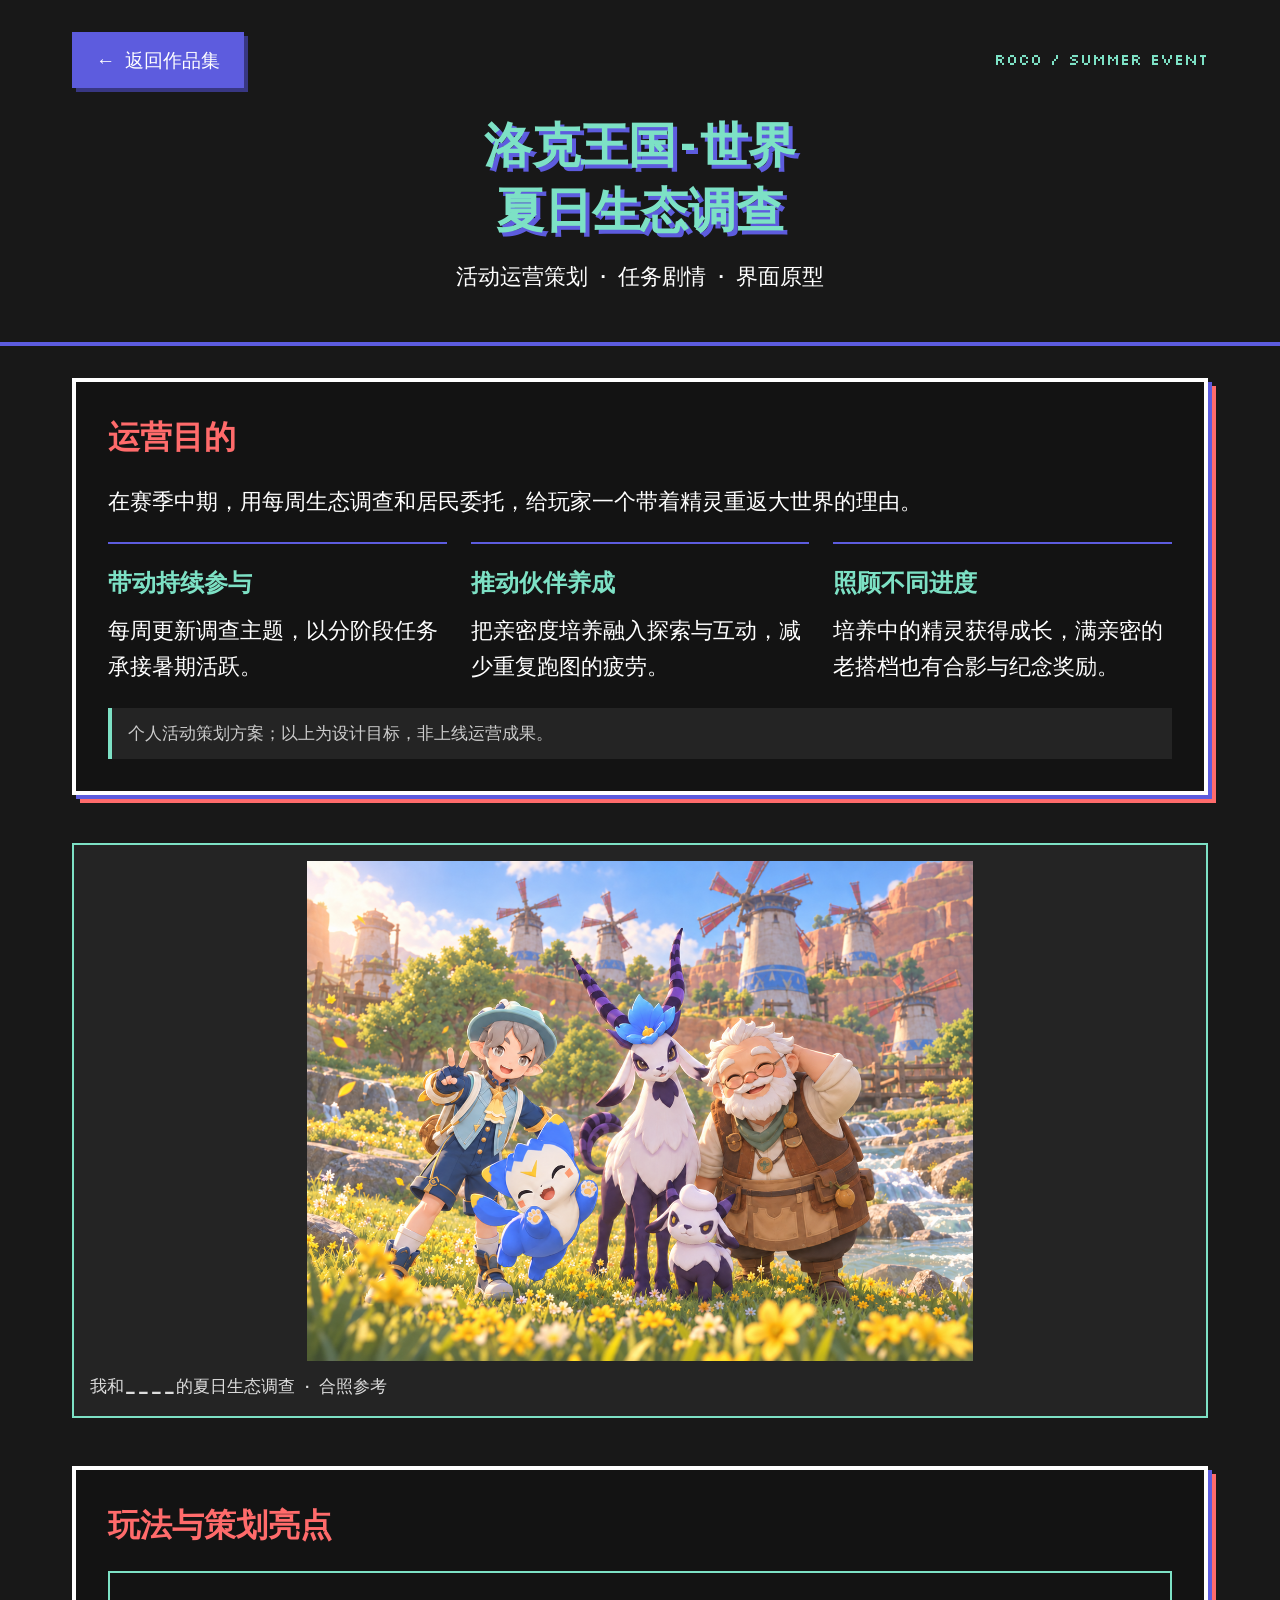
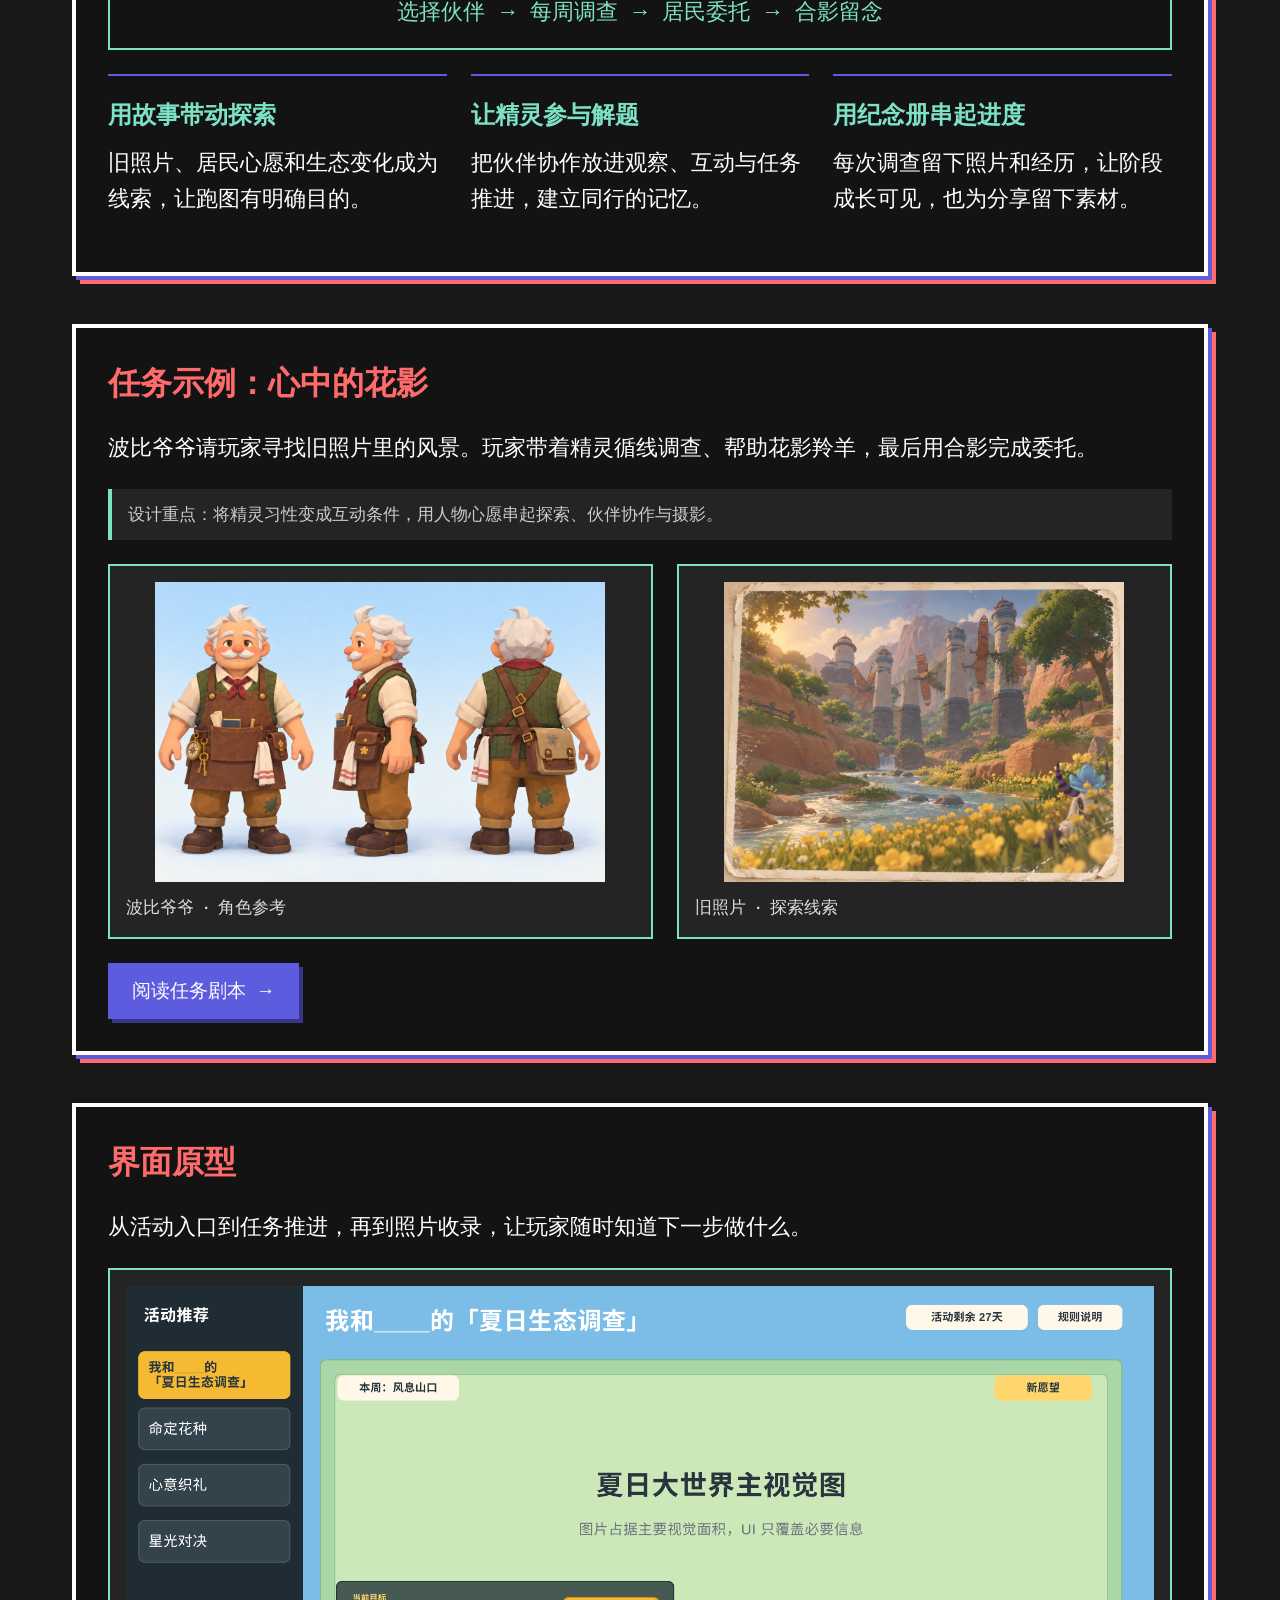
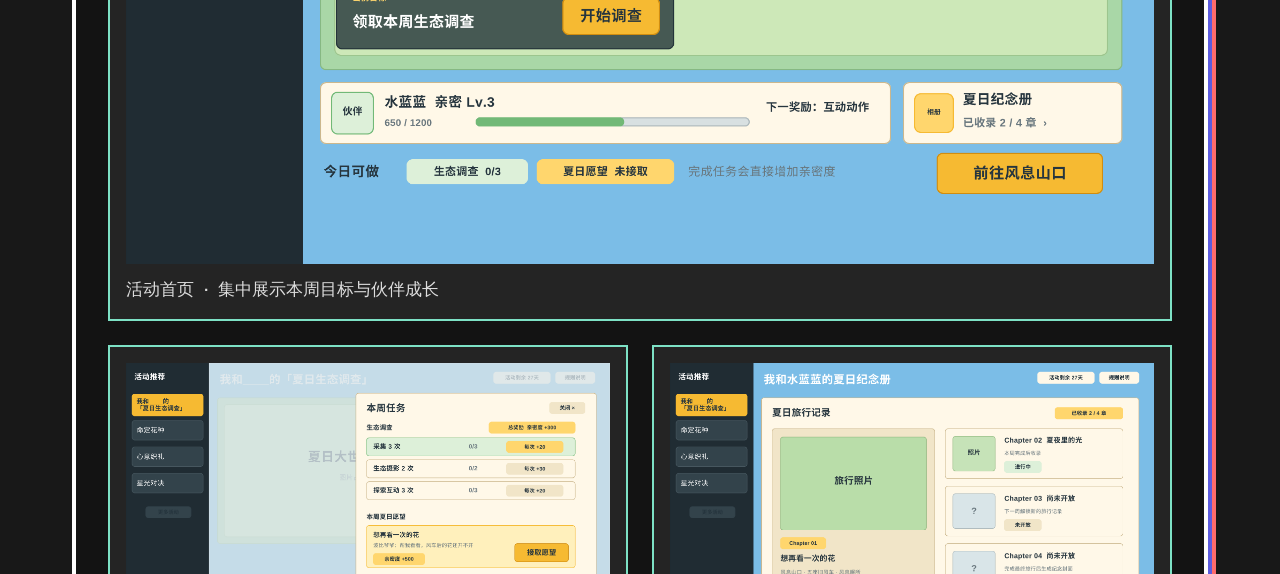
<file: project3.html>
<!doctype html><html lang="zh-Hans"><head><meta charset="utf-8"><meta http-equiv="refresh" content="0; url=roco-preview/index.html"><meta name="viewport" content="width=device-width, initial-scale=1"><title>洛克王国·世界｜蒋寒冰</title></head><body>正在打开<a href="roco-preview/index.html">洛克王国·世界：夏日生态调查</a>。</body></html>
</file>
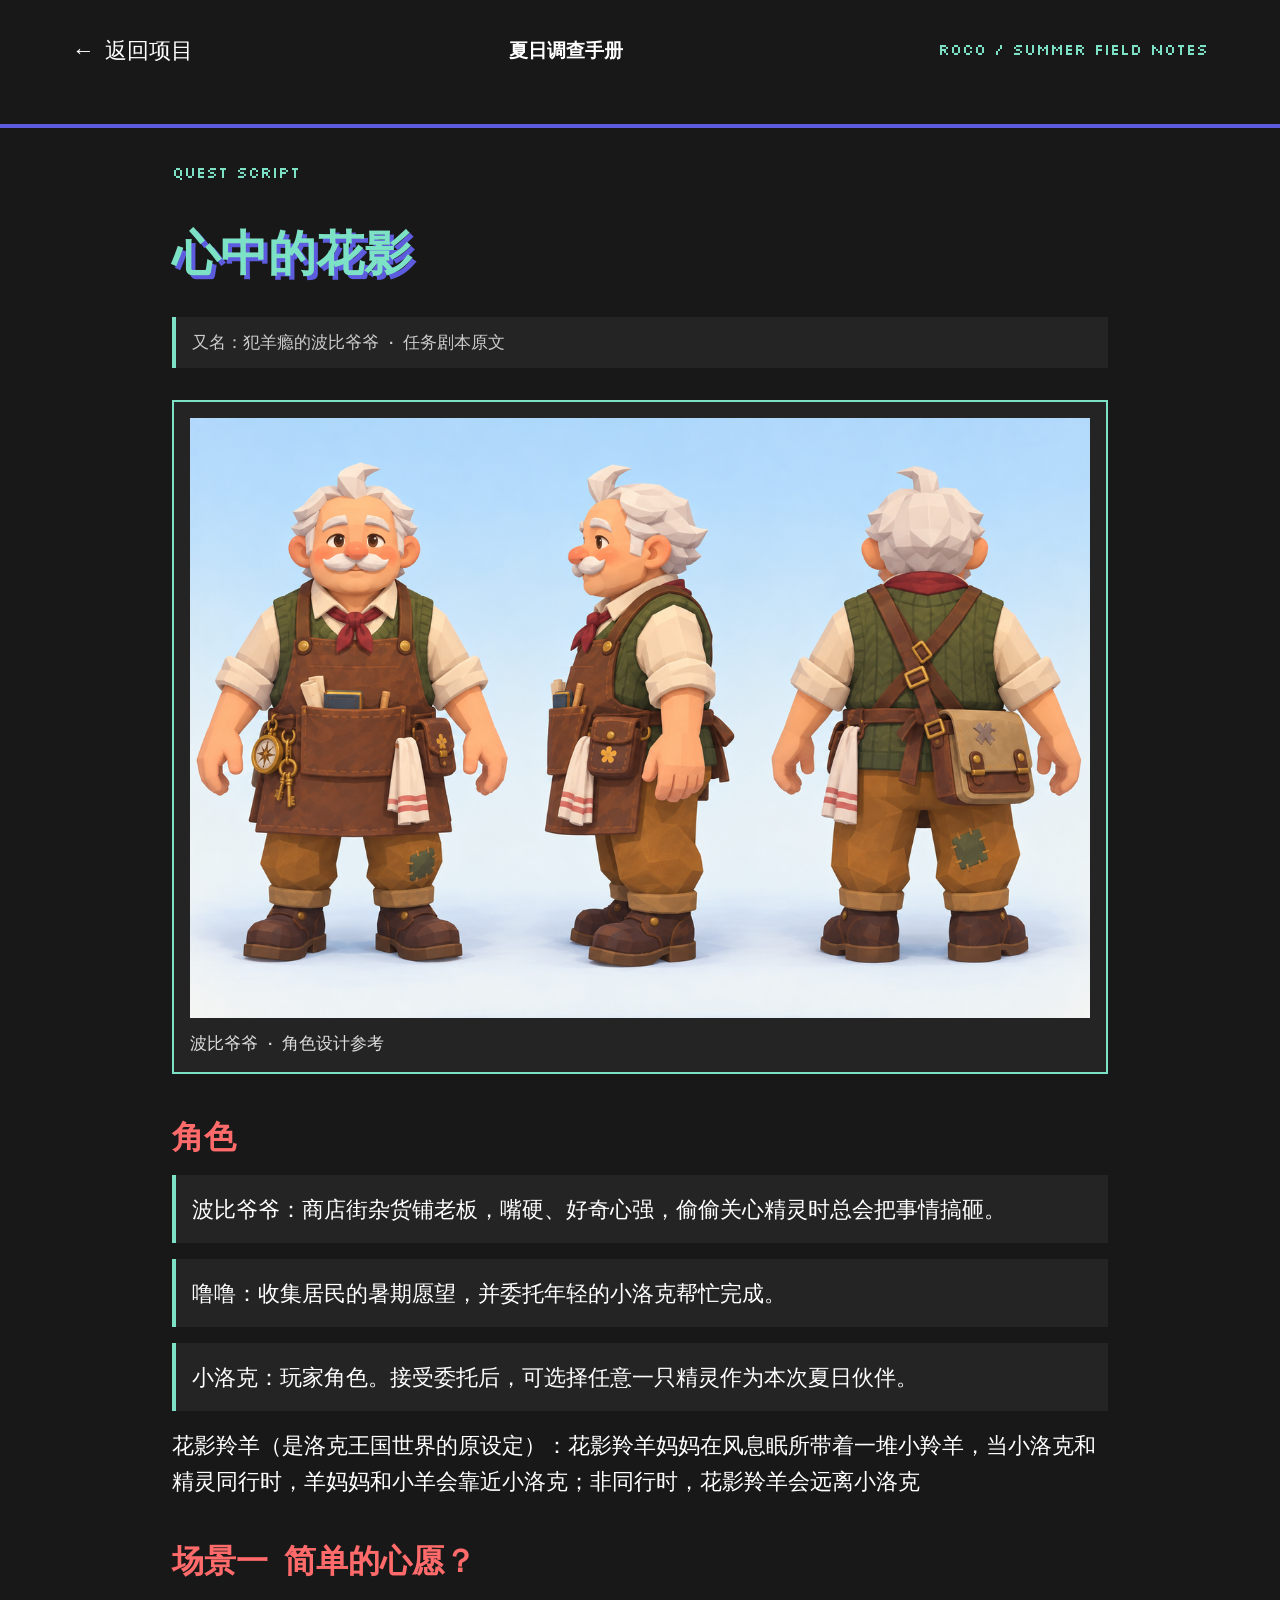
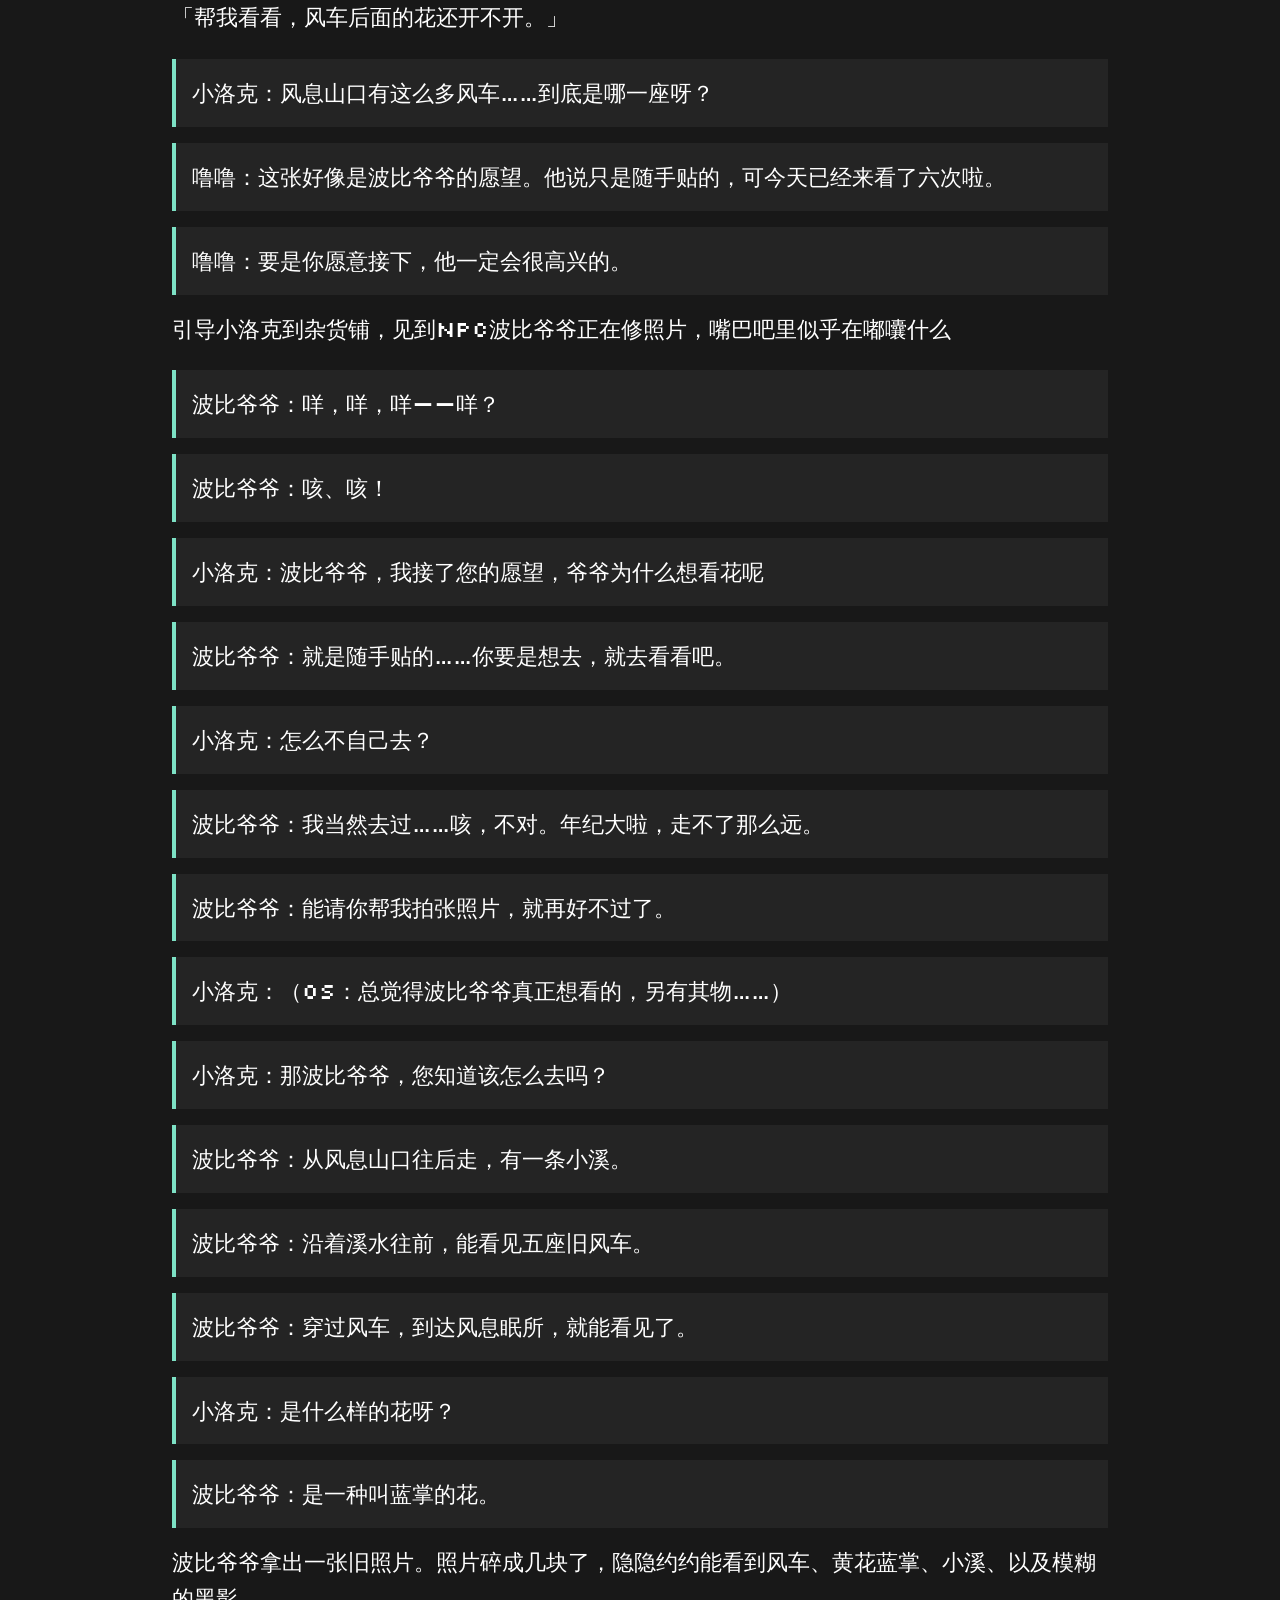
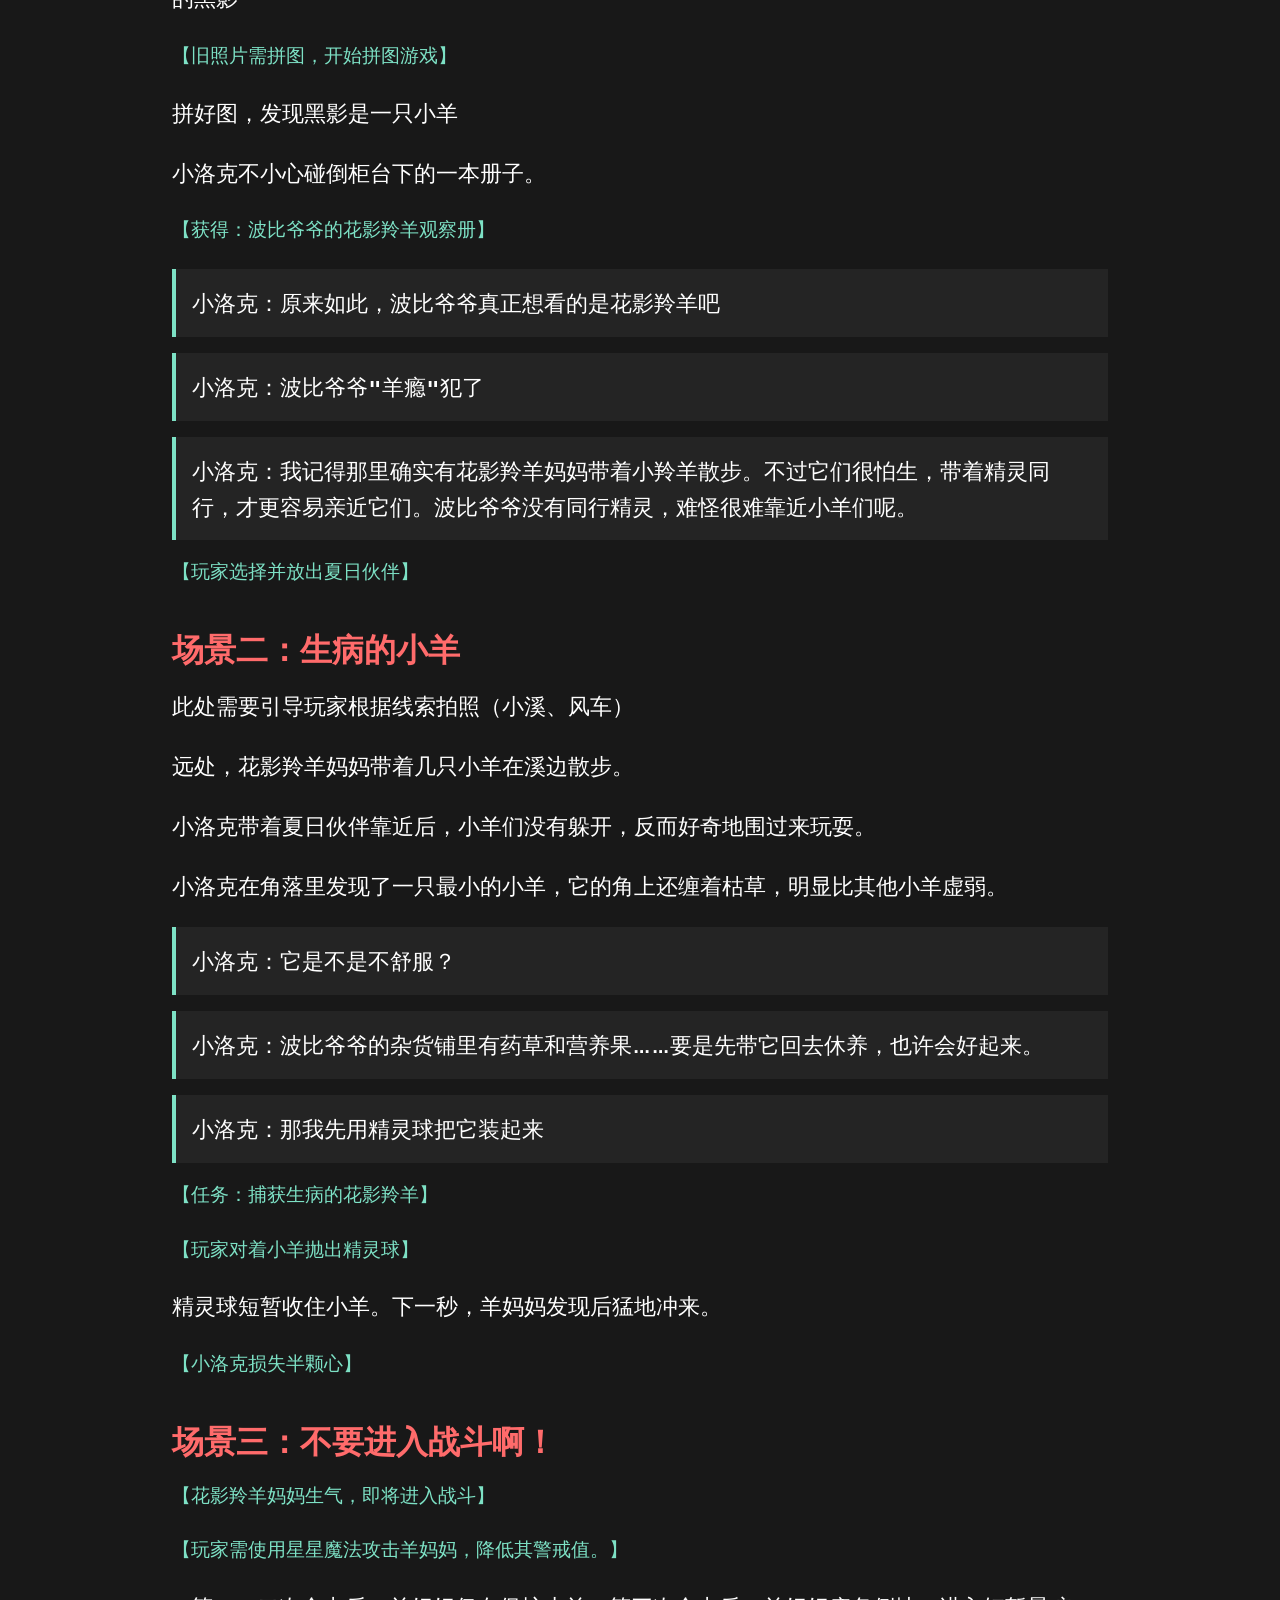
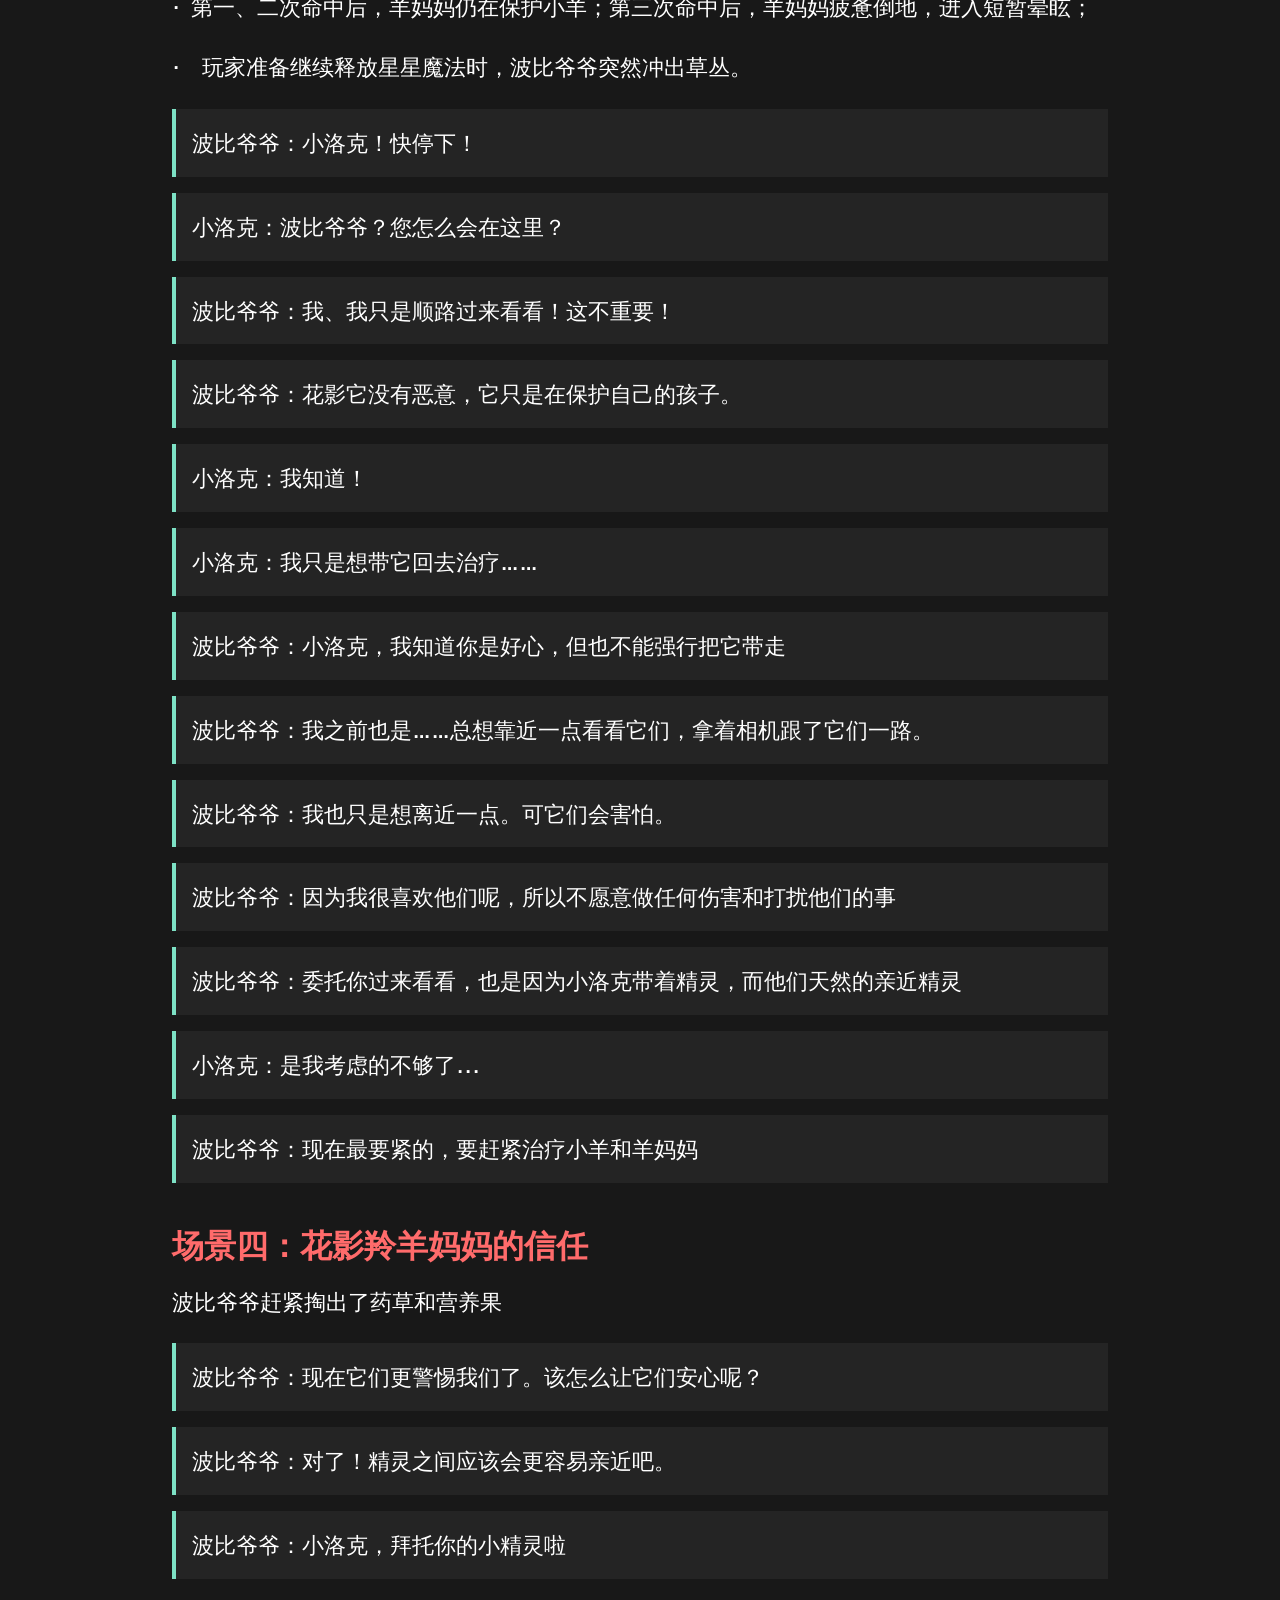
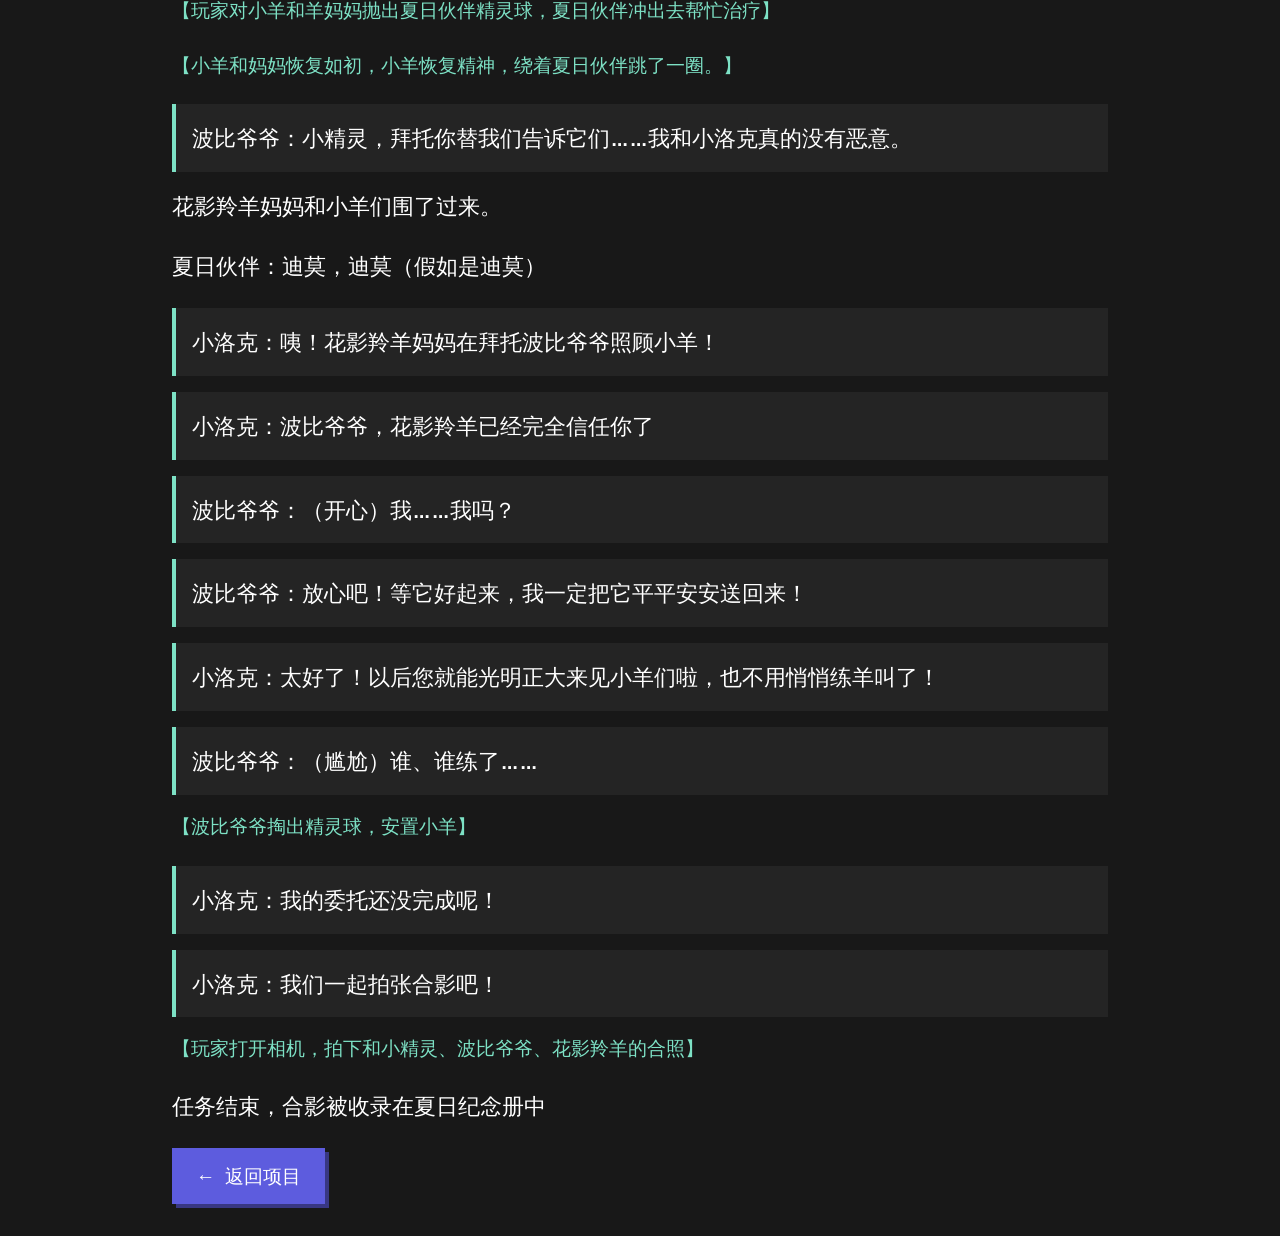
<file: roco-script.html>
<!doctype html><html lang="zh-Hans"><head><meta charset="utf-8"><meta http-equiv="refresh" content="0; url=roco-preview/script.html"><title>心中的花影 · 任务剧本</title></head><body><a href="roco-preview/script.html">阅读《心中的花影》任务剧本</a></body></html>
</file>
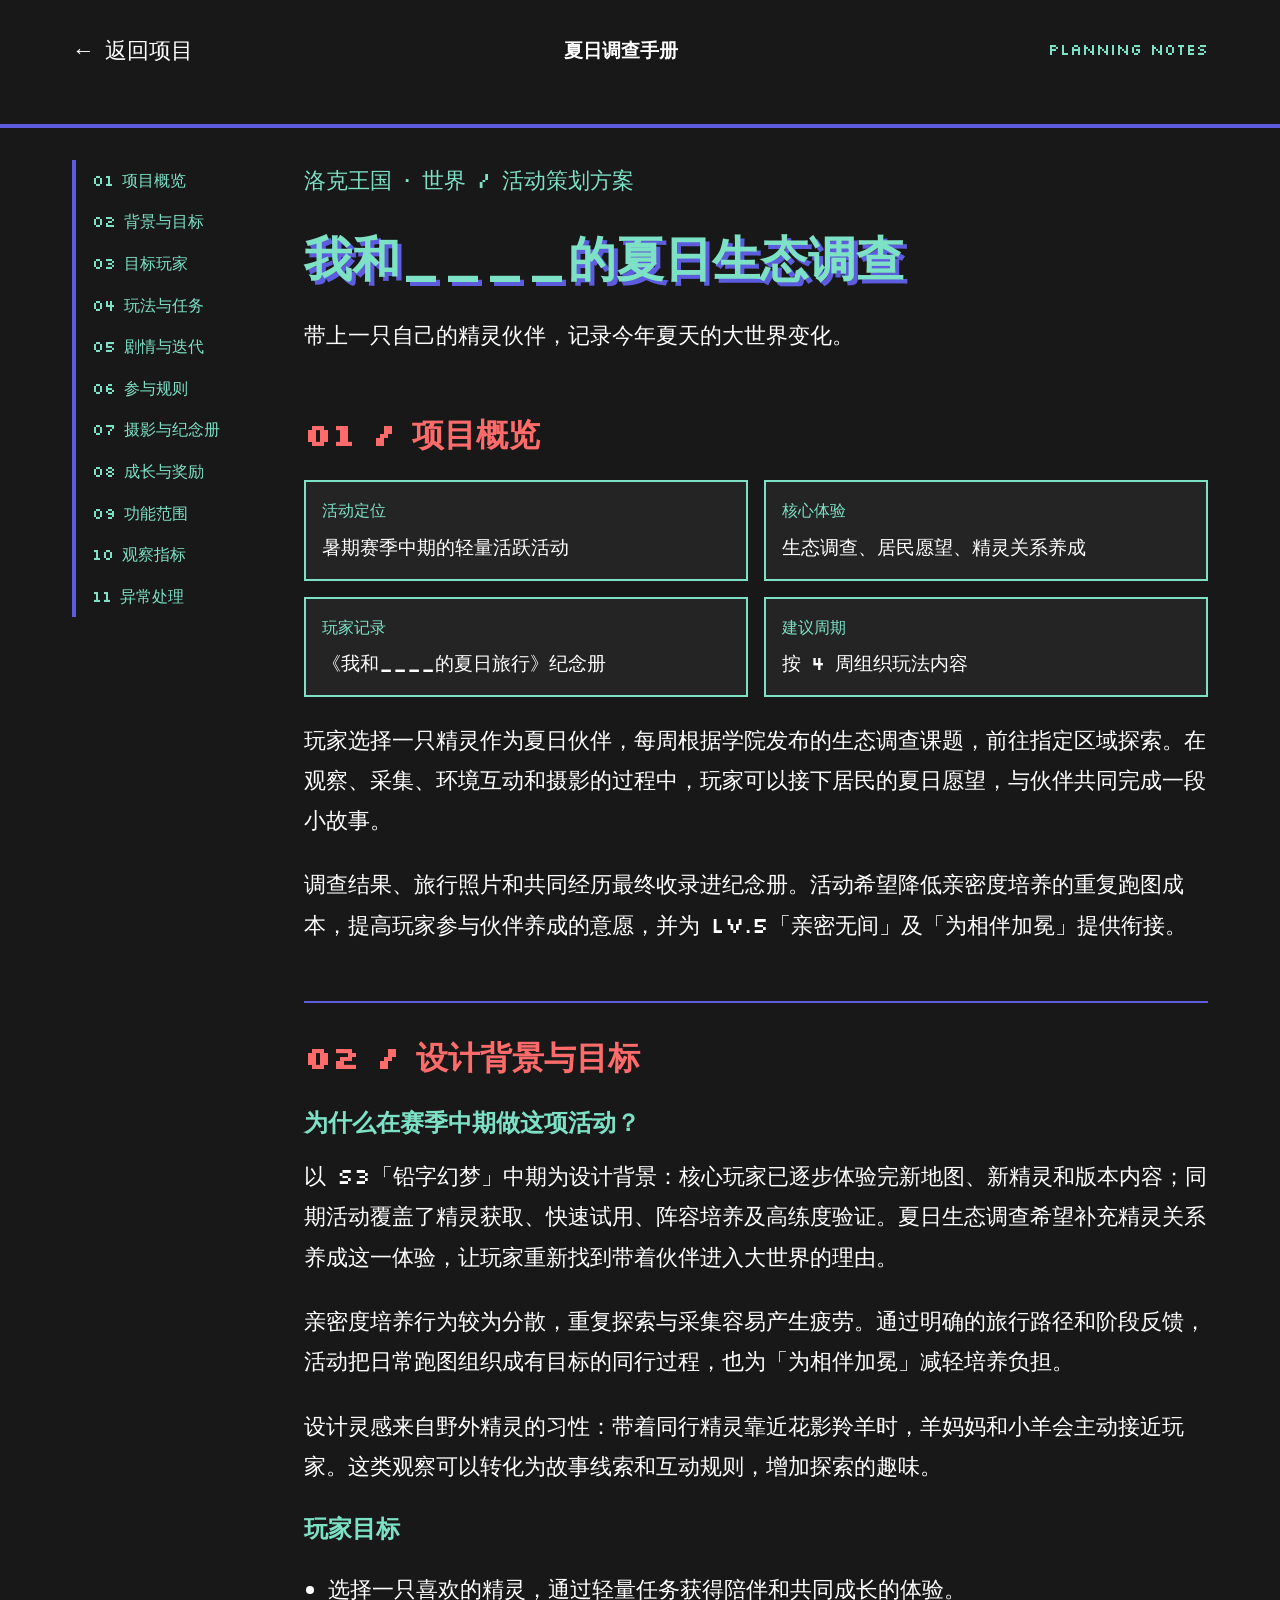
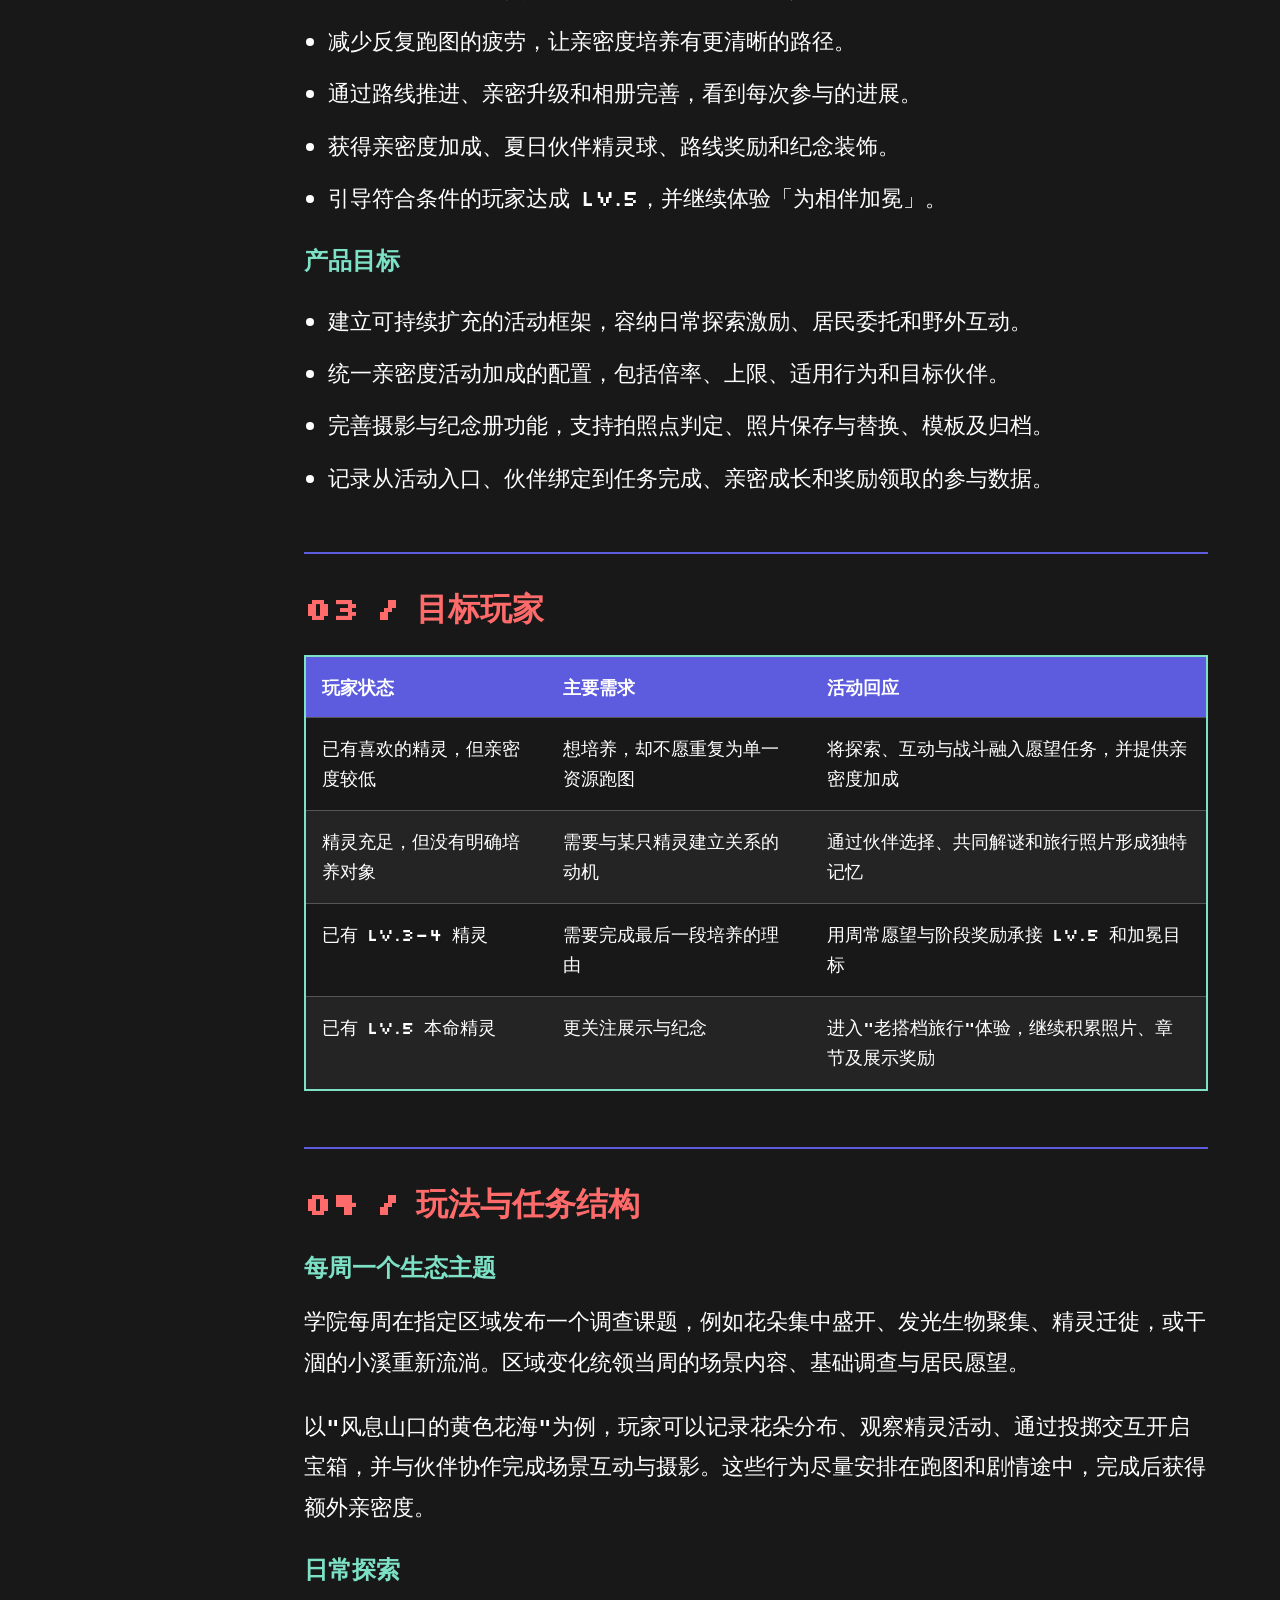
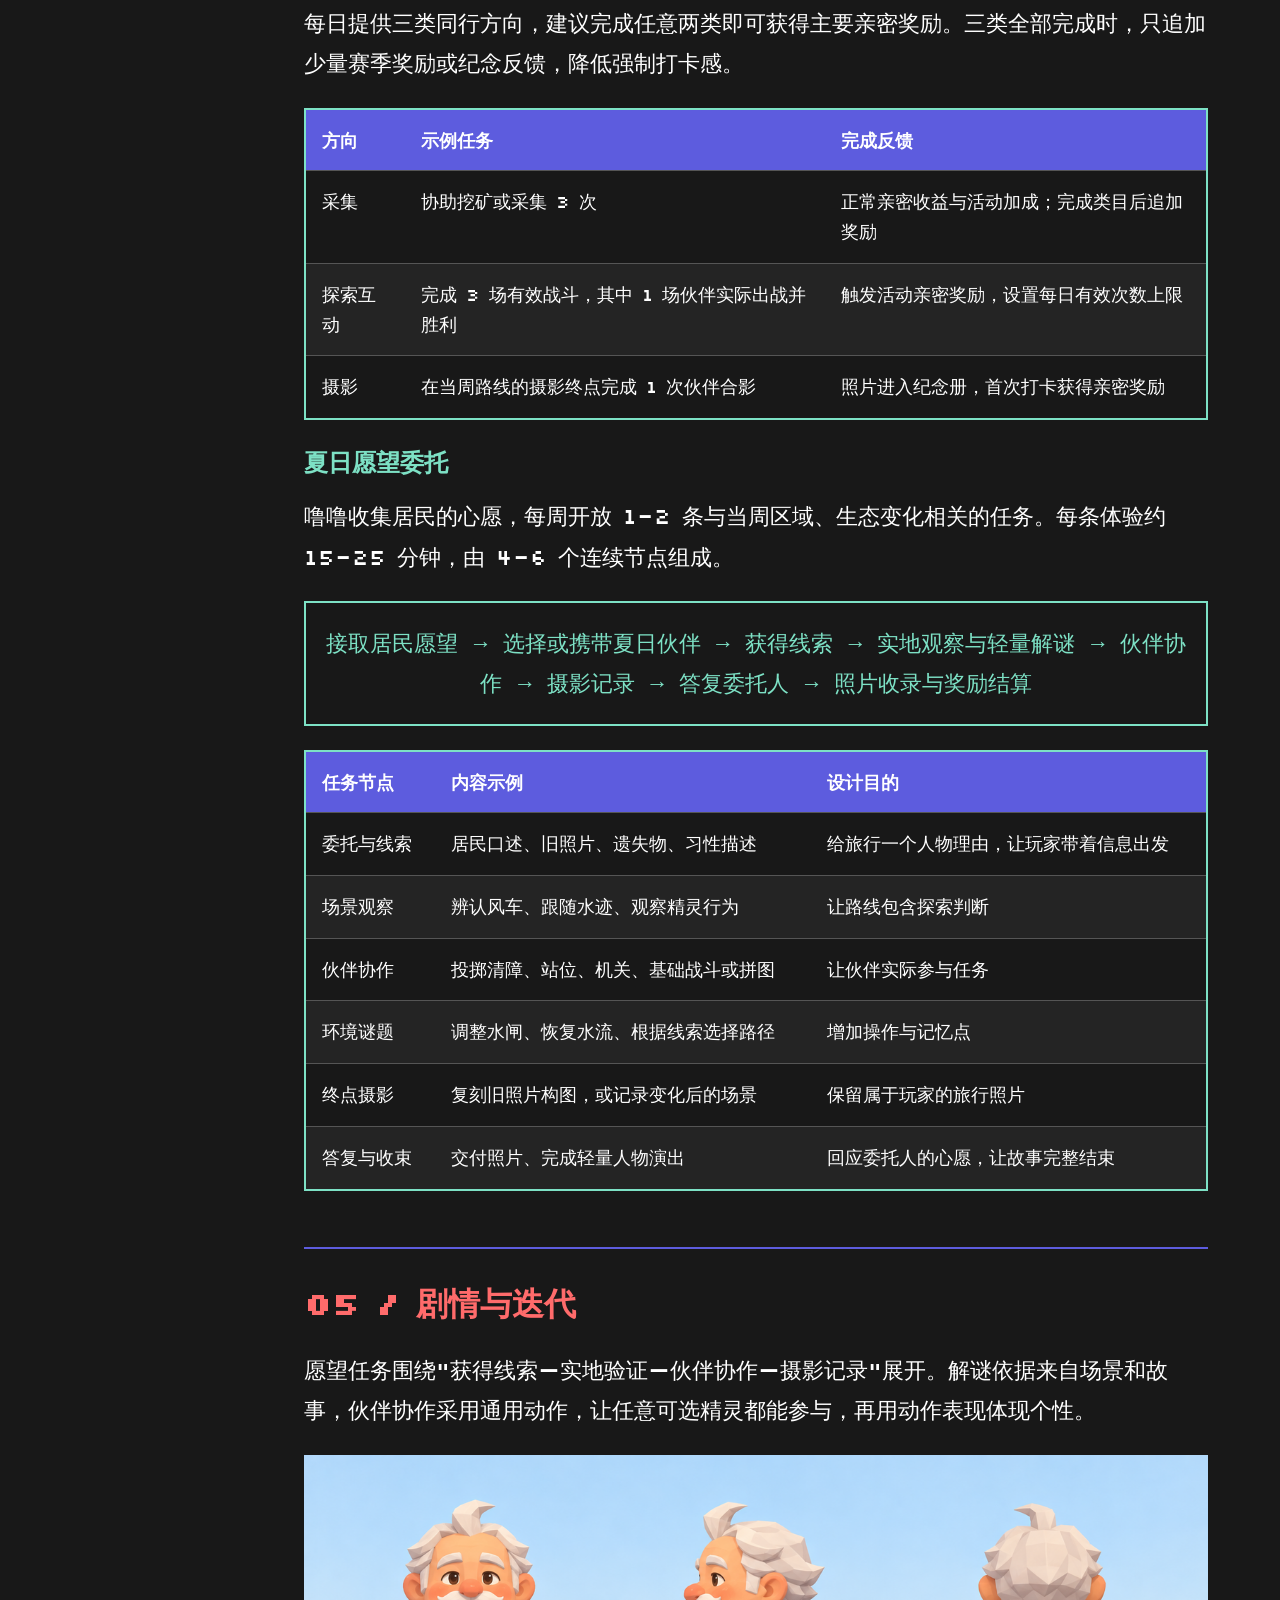
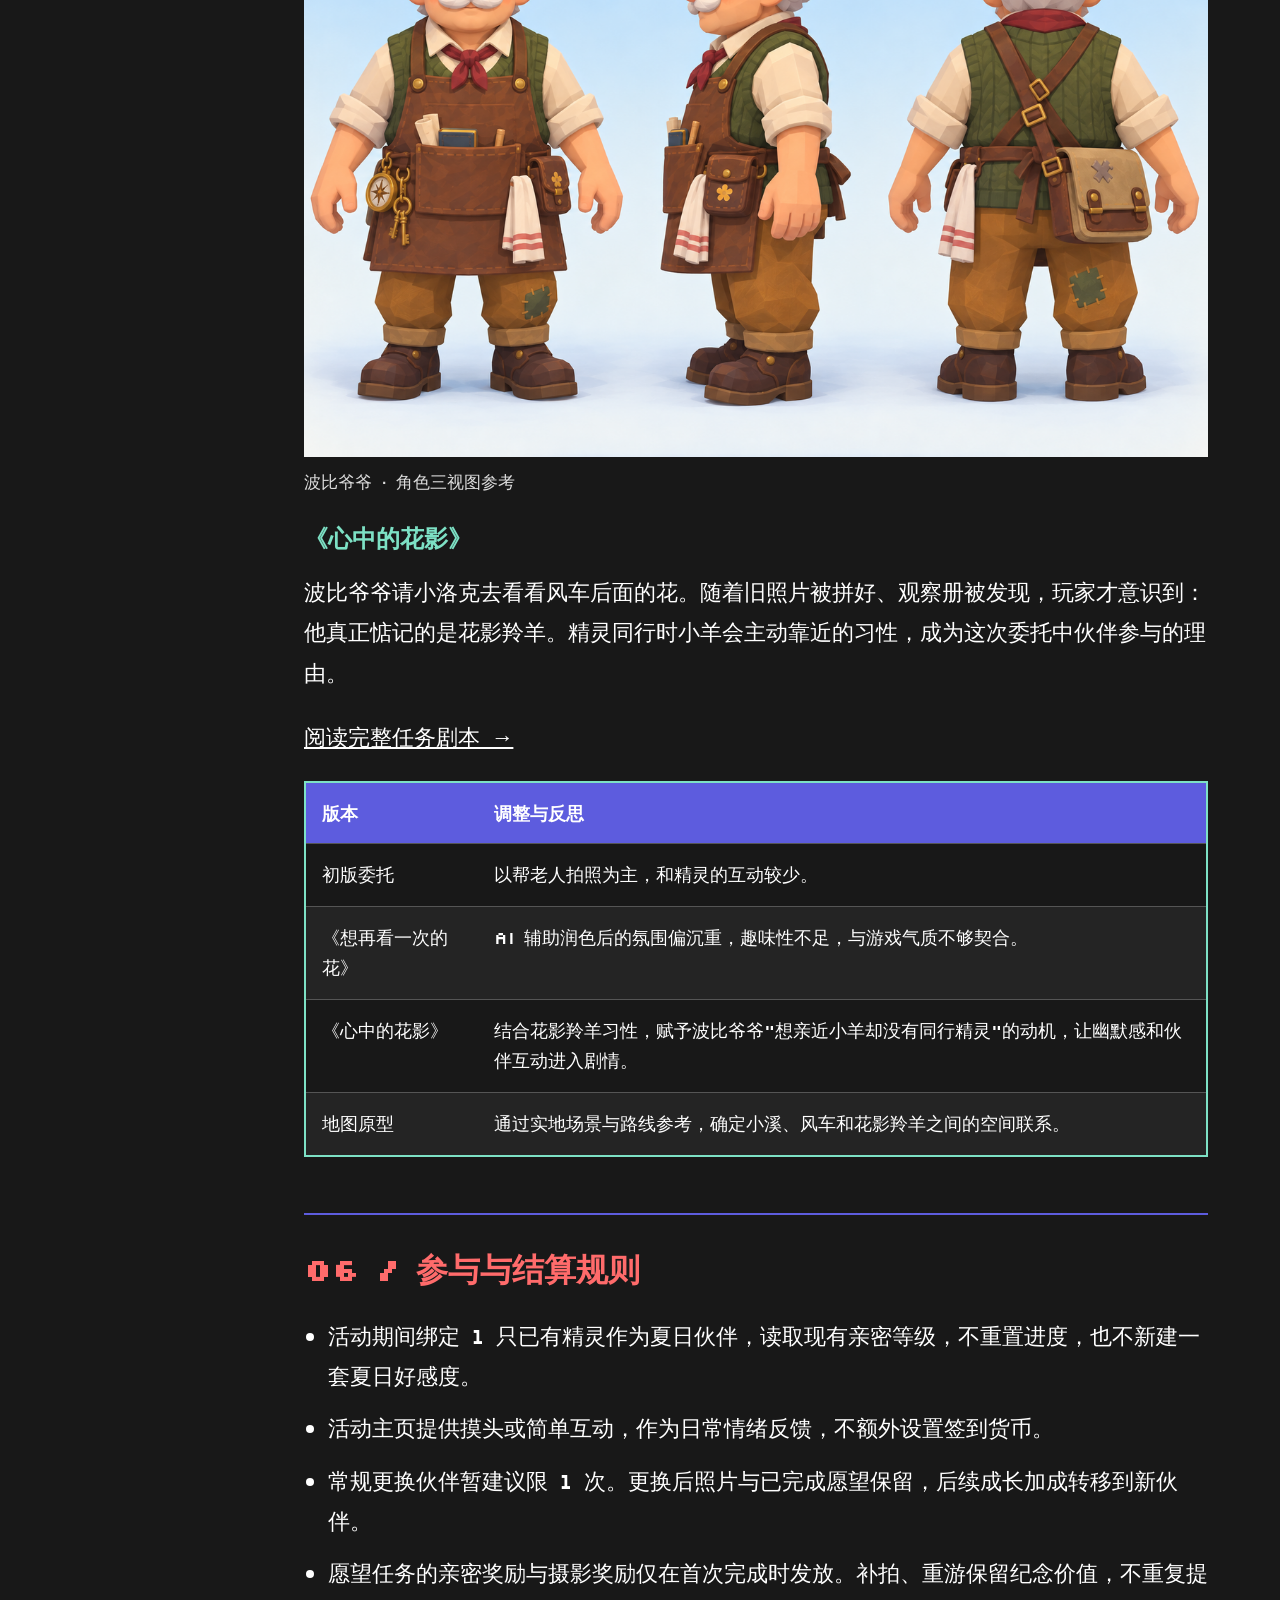
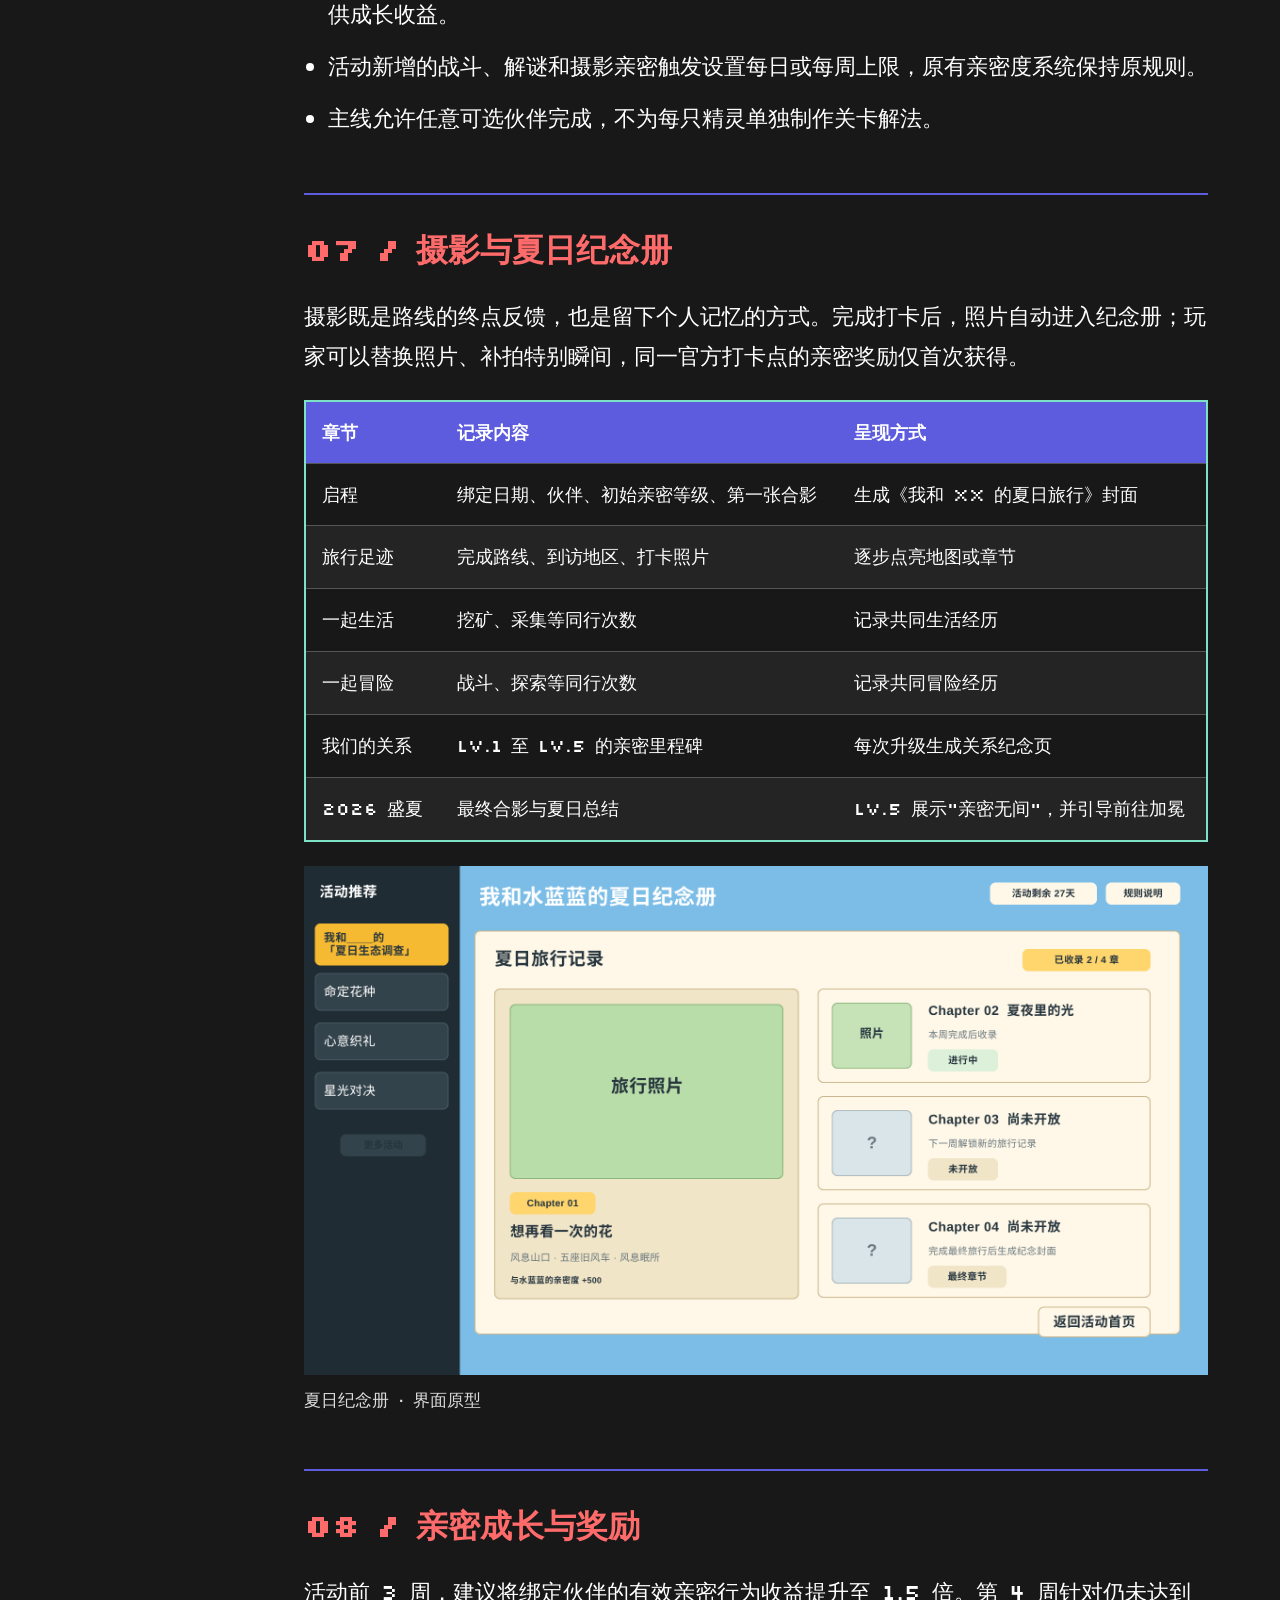
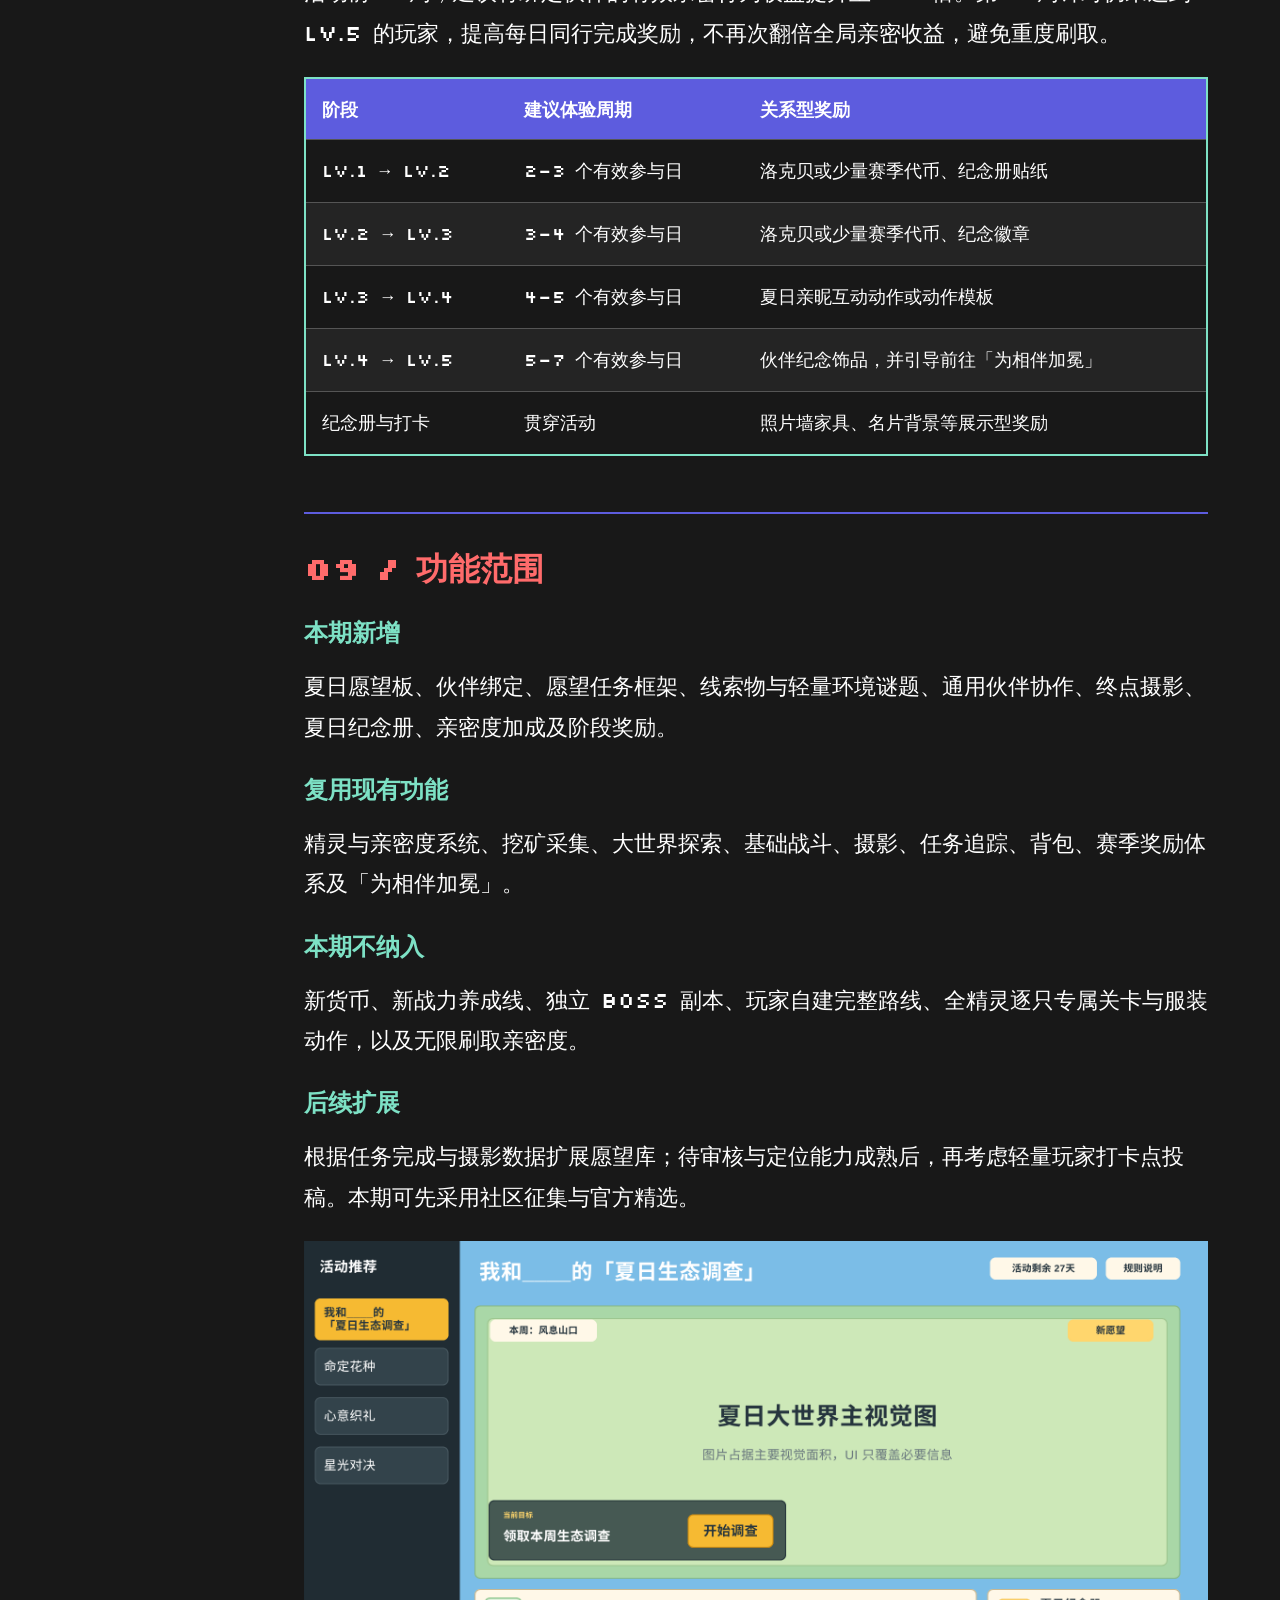
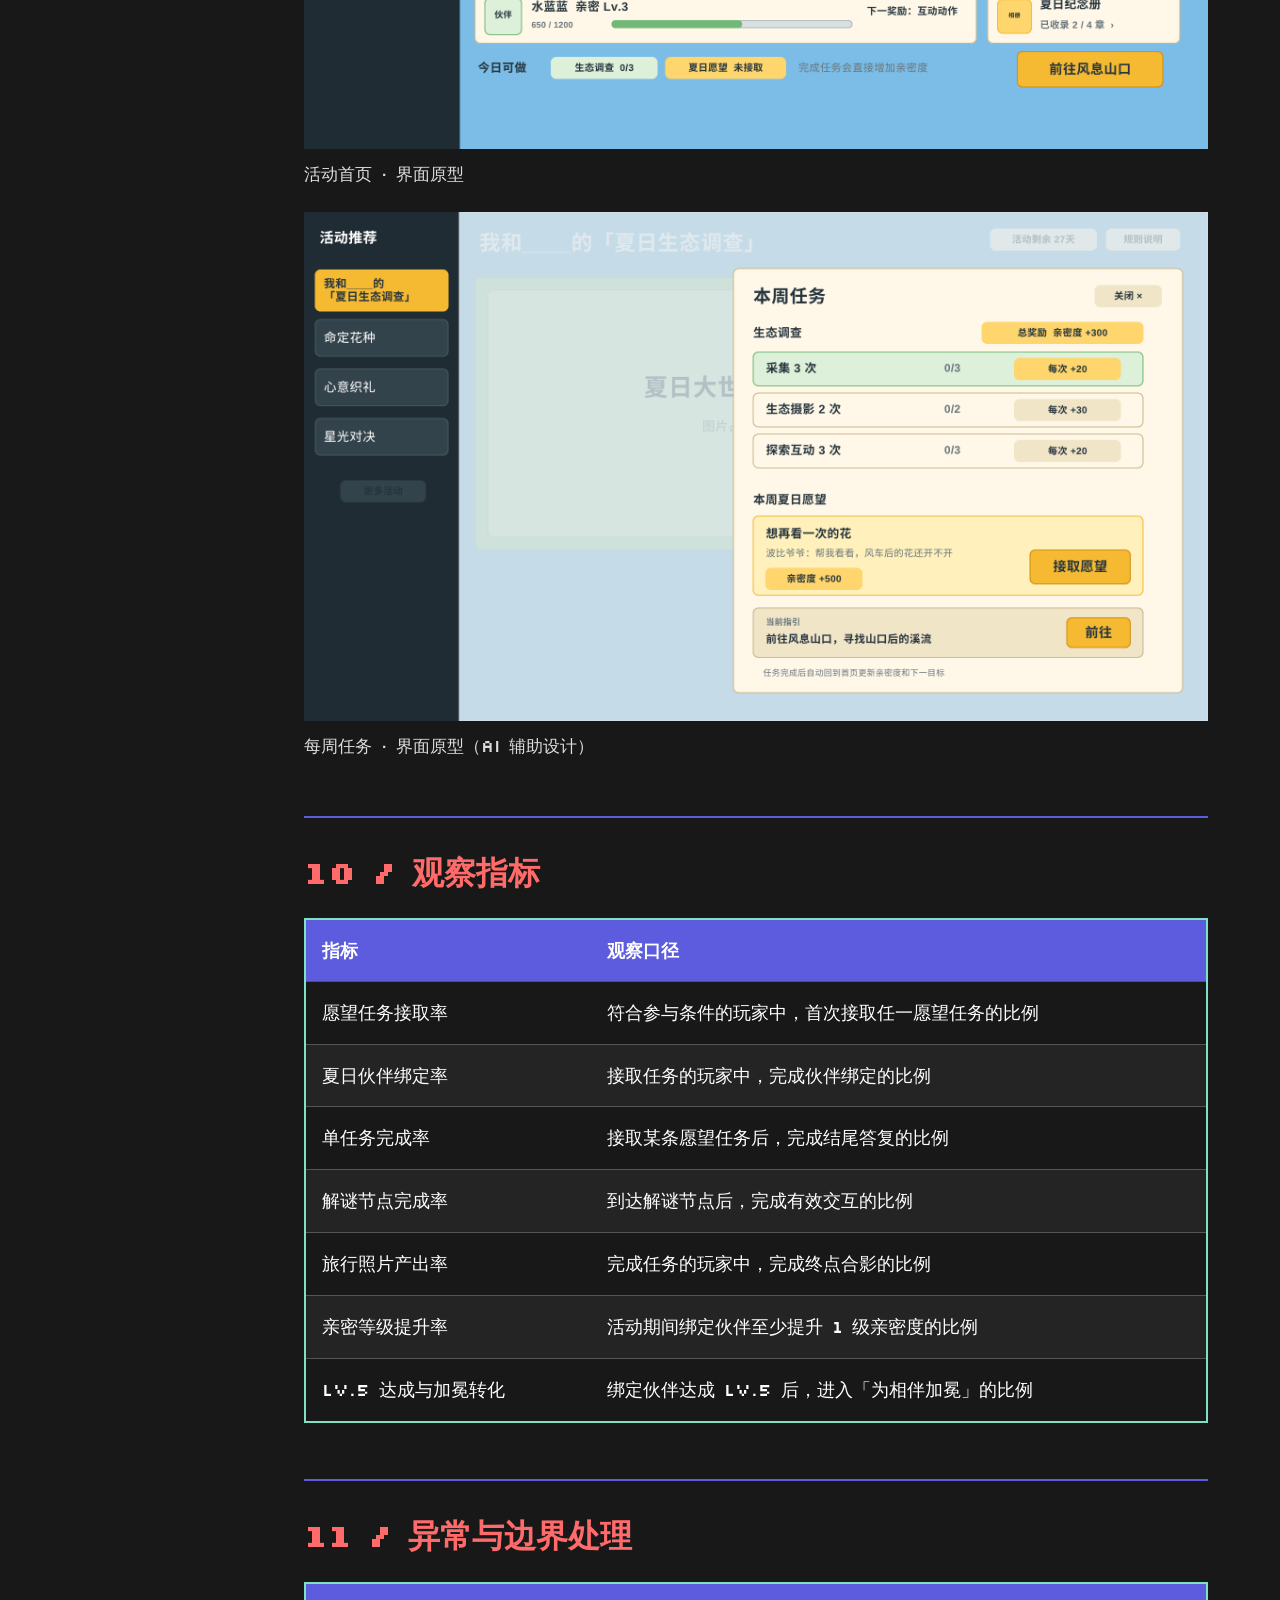
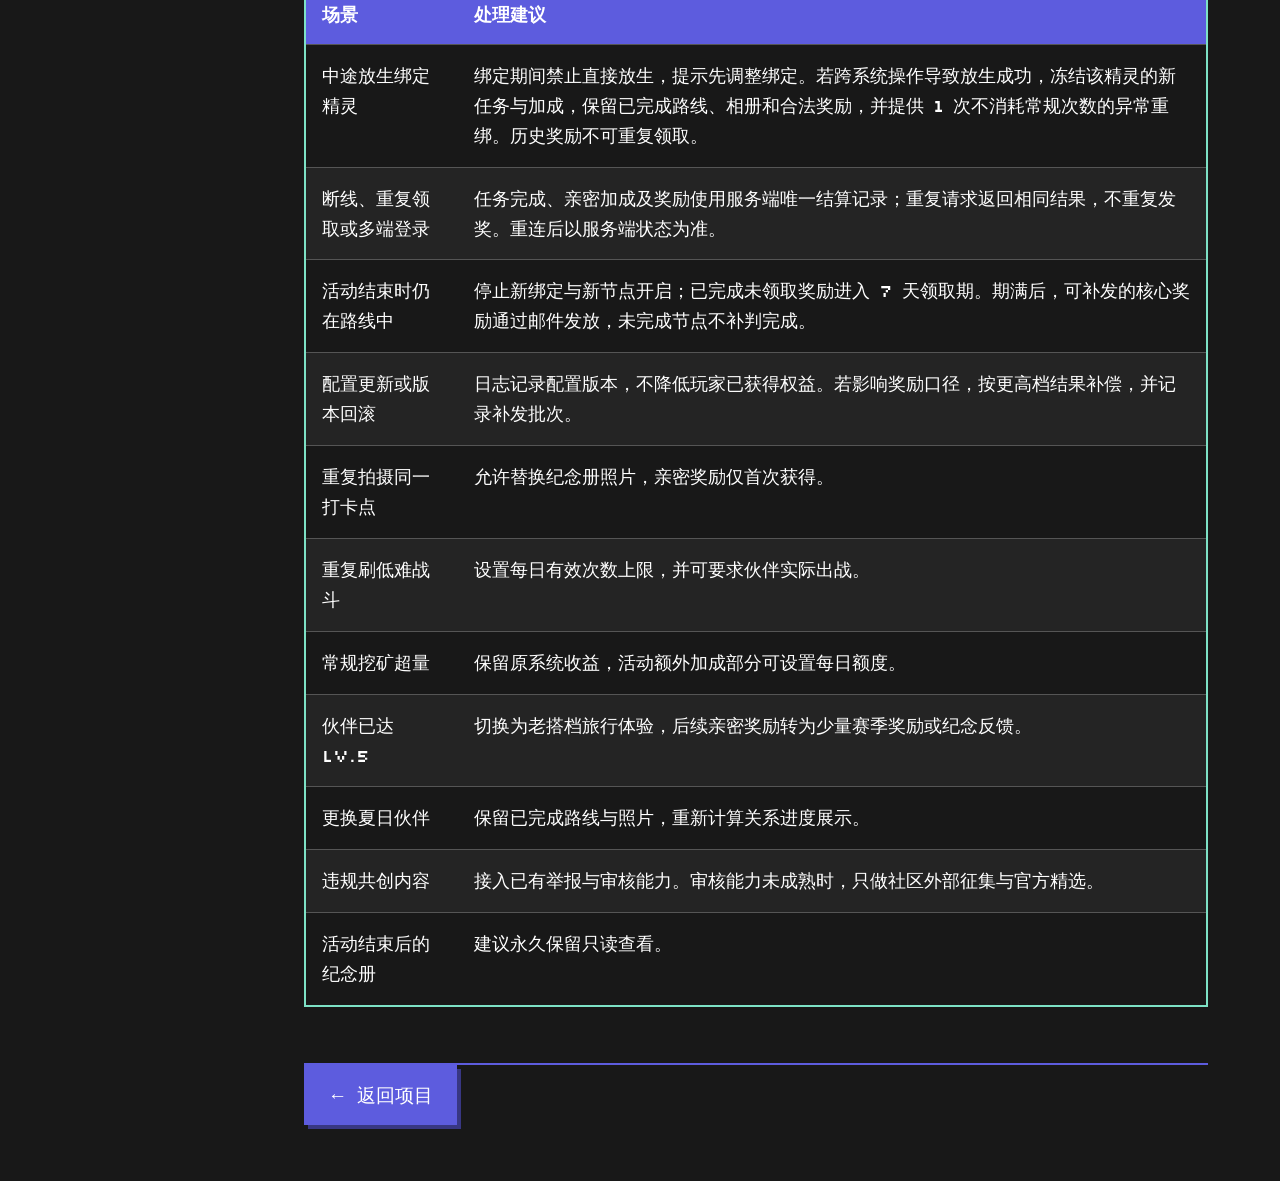
<file: roco-preview/plan.html>
<!doctype html><html lang="zh-Hans"><head><meta charset="utf-8"><meta name="viewport" content="width=device-width,initial-scale=1"><title>夏日生态调查 · 活动策划案｜蒋寒冰</title><link rel="stylesheet" href="roco.css"><link rel="stylesheet" href="editorial.css"></head><body>
<header><nav class="nav"><a href="index.html">← 返回项目</a><strong>夏日调查手册</strong><span class="edition">PLANNING NOTES</span></nav></header>
<main class="plan-layout"><nav class="plan-toc" aria-label="策划案目录"><a href="#overview">01 项目概览</a><a href="#background">02 背景与目标</a><a href="#players">03 目标玩家</a><a href="#loop">04 玩法与任务</a><a href="#story">05 剧情与迭代</a><a href="#rules">06 参与规则</a><a href="#album">07 摄影与纪念册</a><a href="#rewards">08 成长与奖励</a><a href="#scope">09 功能范围</a><a href="#metrics">10 观察指标</a><a href="#edge">11 异常处理</a></nav>
<article class="plan-document"><p class="eyebrow">洛克王国 · 世界 / 活动策划方案</p><h1>我和____的夏日生态调查</h1><p class="lead">带上一只自己的精灵伙伴，记录今年夏天的大世界变化。</p>
<section id="overview"><h2>01 / 项目概览</h2><dl class="summary-list"><div><dt>活动定位</dt><dd>暑期赛季中期的轻量活跃活动</dd></div><div><dt>核心体验</dt><dd>生态调查、居民愿望、精灵关系养成</dd></div><div><dt>玩家记录</dt><dd>《我和____的夏日旅行》纪念册</dd></div><div><dt>建议周期</dt><dd>按 4 周组织玩法内容</dd></div></dl><p>玩家选择一只精灵作为夏日伙伴，每周根据学院发布的生态调查课题，前往指定区域探索。在观察、采集、环境互动和摄影的过程中，玩家可以接下居民的夏日愿望，与伙伴共同完成一段小故事。</p><p>调查结果、旅行照片和共同经历最终收录进纪念册。活动希望降低亲密度培养的重复跑图成本，提高玩家参与伙伴养成的意愿，并为 Lv.5「亲密无间」及「为相伴加冕」提供衔接。</p></section>
<section id="background"><h2>02 / 设计背景与目标</h2><h3>为什么在赛季中期做这项活动？</h3><p>以 S3「铅字幻梦」中期为设计背景：核心玩家已逐步体验完新地图、新精灵和版本内容；同期活动覆盖了精灵获取、快速试用、阵容培养及高练度验证。夏日生态调查希望补充精灵关系养成这一体验，让玩家重新找到带着伙伴进入大世界的理由。</p><p>亲密度培养行为较为分散，重复探索与采集容易产生疲劳。通过明确的旅行路径和阶段反馈，活动把日常跑图组织成有目标的同行过程，也为「为相伴加冕」减轻培养负担。</p><p>设计灵感来自野外精灵的习性：带着同行精灵靠近花影羚羊时，羊妈妈和小羊会主动接近玩家。这类观察可以转化为故事线索和互动规则，增加探索的趣味。</p><h3>玩家目标</h3><ul><li>选择一只喜欢的精灵，通过轻量任务获得陪伴和共同成长的体验。</li><li>减少反复跑图的疲劳，让亲密度培养有更清晰的路径。</li><li>通过路线推进、亲密升级和相册完善，看到每次参与的进展。</li><li>获得亲密度加成、夏日伙伴精灵球、路线奖励和纪念装饰。</li><li>引导符合条件的玩家达成 Lv.5，并继续体验「为相伴加冕」。</li></ul><h3>产品目标</h3><ul><li>建立可持续扩充的活动框架，容纳日常探索激励、居民委托和野外互动。</li><li>统一亲密度活动加成的配置，包括倍率、上限、适用行为和目标伙伴。</li><li>完善摄影与纪念册功能，支持拍照点判定、照片保存与替换、模板及归档。</li><li>记录从活动入口、伙伴绑定到任务完成、亲密成长和奖励领取的参与数据。</li></ul></section>
<section id="players"><h2>03 / 目标玩家</h2><div class="table-scroll"><table><thead><tr><th>玩家状态</th><th>主要需求</th><th>活动回应</th></tr></thead><tbody><tr><td>已有喜欢的精灵，但亲密度较低</td><td>想培养，却不愿重复为单一资源跑图</td><td>将探索、互动与战斗融入愿望任务，并提供亲密度加成</td></tr><tr><td>精灵充足，但没有明确培养对象</td><td>需要与某只精灵建立关系的动机</td><td>通过伙伴选择、共同解谜和旅行照片形成独特记忆</td></tr><tr><td>已有 Lv.3–4 精灵</td><td>需要完成最后一段培养的理由</td><td>用周常愿望与阶段奖励承接 Lv.5 和加冕目标</td></tr><tr><td>已有 Lv.5 本命精灵</td><td>更关注展示与纪念</td><td>进入“老搭档旅行”体验，继续积累照片、章节及展示奖励</td></tr></tbody></table></div></section>
<section id="loop"><h2>04 / 玩法与任务结构</h2><h3>每周一个生态主题</h3><p>学院每周在指定区域发布一个调查课题，例如花朵集中盛开、发光生物聚集、精灵迁徙，或干涸的小溪重新流淌。区域变化统领当周的场景内容、基础调查与居民愿望。</p><p>以“风息山口的黄色花海”为例，玩家可以记录花朵分布、观察精灵活动、通过投掷交互开启宝箱，并与伙伴协作完成场景互动与摄影。这些行为尽量安排在跑图和剧情途中，完成后获得额外亲密度。</p><h3>日常探索</h3><p>每日提供三类同行方向，建议完成任意两类即可获得主要亲密奖励。三类全部完成时，只追加少量赛季奖励或纪念反馈，降低强制打卡感。</p><div class="table-scroll"><table><thead><tr><th>方向</th><th>示例任务</th><th>完成反馈</th></tr></thead><tbody><tr><td>采集</td><td>协助挖矿或采集 3 次</td><td>正常亲密收益与活动加成；完成类目后追加奖励</td></tr><tr><td>探索互动</td><td>完成 3 场有效战斗，其中 1 场伙伴实际出战并胜利</td><td>触发活动亲密奖励，设置每日有效次数上限</td></tr><tr><td>摄影</td><td>在当周路线的摄影终点完成 1 次伙伴合影</td><td>照片进入纪念册，首次打卡获得亲密奖励</td></tr></tbody></table></div><h3>夏日愿望委托</h3><p>噜噜收集居民的心愿，每周开放 1–2 条与当周区域、生态变化相关的任务。每条体验约 15–25 分钟，由 4–6 个连续节点组成。</p><p class="flow">接取居民愿望 → 选择或携带夏日伙伴 → 获得线索 → 实地观察与轻量解谜 → 伙伴协作 → 摄影记录 → 答复委托人 → 照片收录与奖励结算</p><div class="table-scroll"><table><thead><tr><th>任务节点</th><th>内容示例</th><th>设计目的</th></tr></thead><tbody><tr><td>委托与线索</td><td>居民口述、旧照片、遗失物、习性描述</td><td>给旅行一个人物理由，让玩家带着信息出发</td></tr><tr><td>场景观察</td><td>辨认风车、跟随水迹、观察精灵行为</td><td>让路线包含探索判断</td></tr><tr><td>伙伴协作</td><td>投掷清障、站位、机关、基础战斗或拼图</td><td>让伙伴实际参与任务</td></tr><tr><td>环境谜题</td><td>调整水闸、恢复水流、根据线索选择路径</td><td>增加操作与记忆点</td></tr><tr><td>终点摄影</td><td>复刻旧照片构图，或记录变化后的场景</td><td>保留属于玩家的旅行照片</td></tr><tr><td>答复与收束</td><td>交付照片、完成轻量人物演出</td><td>回应委托人的心愿，让故事完整结束</td></tr></tbody></table></div></section>
<section id="story"><h2>05 / 剧情与迭代</h2><p>愿望任务围绕“获得线索—实地验证—伙伴协作—摄影记录”展开。解谜依据来自场景和故事，伙伴协作采用通用动作，让任意可选精灵都能参与，再用动作表现体现个性。</p><figure><img src="assets/bobi-reference.png" alt="波比爷爷角色设计参考"><figcaption>波比爷爷 · 角色三视图参考</figcaption></figure><h3>《心中的花影》</h3><p>波比爷爷请小洛克去看看风车后面的花。随着旧照片被拼好、观察册被发现，玩家才意识到：他真正惦记的是花影羚羊。精灵同行时小羊会主动靠近的习性，成为这次委托中伙伴参与的理由。</p><p><a href="script.html">阅读完整任务剧本 →</a></p><div class="table-scroll"><table><thead><tr><th>版本</th><th>调整与反思</th></tr></thead><tbody><tr><td>初版委托</td><td>以帮老人拍照为主，和精灵的互动较少。</td></tr><tr><td>《想再看一次的花》</td><td>AI 辅助润色后的氛围偏沉重，趣味性不足，与游戏气质不够契合。</td></tr><tr><td>《心中的花影》</td><td>结合花影羚羊习性，赋予波比爷爷“想亲近小羊却没有同行精灵”的动机，让幽默感和伙伴互动进入剧情。</td></tr><tr><td>地图原型</td><td>通过实地场景与路线参考，确定小溪、风车和花影羚羊之间的空间联系。</td></tr></tbody></table></div></section>
<section id="rules"><h2>06 / 参与与结算规则</h2><ul><li>活动期间绑定 1 只已有精灵作为夏日伙伴，读取现有亲密等级，不重置进度，也不新建一套夏日好感度。</li><li>活动主页提供摸头或简单互动，作为日常情绪反馈，不额外设置签到货币。</li><li>常规更换伙伴暂建议限 1 次。更换后照片与已完成愿望保留，后续成长加成转移到新伙伴。</li><li>愿望任务的亲密奖励与摄影奖励仅在首次完成时发放。补拍、重游保留纪念价值，不重复提供成长收益。</li><li>活动新增的战斗、解谜和摄影亲密触发设置每日或每周上限，原有亲密度系统保持原规则。</li><li>主线允许任意可选伙伴完成，不为每只精灵单独制作关卡解法。</li></ul></section>
<section id="album"><h2>07 / 摄影与夏日纪念册</h2><p>摄影既是路线的终点反馈，也是留下个人记忆的方式。完成打卡后，照片自动进入纪念册；玩家可以替换照片、补拍特别瞬间，同一官方打卡点的亲密奖励仅首次获得。</p><div class="table-scroll"><table><thead><tr><th>章节</th><th>记录内容</th><th>呈现方式</th></tr></thead><tbody><tr><td>启程</td><td>绑定日期、伙伴、初始亲密等级、第一张合影</td><td>生成《我和 XX 的夏日旅行》封面</td></tr><tr><td>旅行足迹</td><td>完成路线、到访地区、打卡照片</td><td>逐步点亮地图或章节</td></tr><tr><td>一起生活</td><td>挖矿、采集等同行次数</td><td>记录共同生活经历</td></tr><tr><td>一起冒险</td><td>战斗、探索等同行次数</td><td>记录共同冒险经历</td></tr><tr><td>我们的关系</td><td>Lv.1 至 Lv.5 的亲密里程碑</td><td>每次升级生成关系纪念页</td></tr><tr><td>2026 盛夏</td><td>最终合影与夏日总结</td><td>Lv.5 展示“亲密无间”，并引导前往加冕</td></tr></tbody></table></div><figure><img src="assets/album.png" alt="夏日纪念册界面原型" loading="lazy"><figcaption>夏日纪念册 · 界面原型</figcaption></figure></section>
<section id="rewards"><h2>08 / 亲密成长与奖励</h2><p>活动前 3 周，建议将绑定伙伴的有效亲密行为收益提升至 1.5 倍。第 4 周针对仍未达到 Lv.5 的玩家，提高每日同行完成奖励，不再次翻倍全局亲密收益，避免重度刷取。</p><div class="table-scroll"><table><thead><tr><th>阶段</th><th>建议体验周期</th><th>关系型奖励</th></tr></thead><tbody><tr><td>Lv.1 → Lv.2</td><td>2–3 个有效参与日</td><td>洛克贝或少量赛季代币、纪念册贴纸</td></tr><tr><td>Lv.2 → Lv.3</td><td>3–4 个有效参与日</td><td>洛克贝或少量赛季代币、纪念徽章</td></tr><tr><td>Lv.3 → Lv.4</td><td>4–5 个有效参与日</td><td>夏日亲昵互动动作或动作模板</td></tr><tr><td>Lv.4 → Lv.5</td><td>5–7 个有效参与日</td><td>伙伴纪念饰品，并引导前往「为相伴加冕」</td></tr><tr><td>纪念册与打卡</td><td>贯穿活动</td><td>照片墙家具、名片背景等展示型奖励</td></tr></tbody></table></div></section>
<section id="scope"><h2>09 / 功能范围</h2><h3>本期新增</h3><p>夏日愿望板、伙伴绑定、愿望任务框架、线索物与轻量环境谜题、通用伙伴协作、终点摄影、夏日纪念册、亲密度加成及阶段奖励。</p><h3>复用现有功能</h3><p>精灵与亲密度系统、挖矿采集、大世界探索、基础战斗、摄影、任务追踪、背包、赛季奖励体系及「为相伴加冕」。</p><h3>本期不纳入</h3><p>新货币、新战力养成线、独立 Boss 副本、玩家自建完整路线、全精灵逐只专属关卡与服装动作，以及无限刷取亲密度。</p><h3>后续扩展</h3><p>根据任务完成与摄影数据扩展愿望库；待审核与定位能力成熟后，再考虑轻量玩家打卡点投稿。本期可先采用社区征集与官方精选。</p><figure><img src="assets/overview.png" alt="活动入口界面原型" loading="lazy"><figcaption>活动首页 · 界面原型</figcaption></figure><figure><img src="assets/tasks.png" alt="每周调查任务界面原型" loading="lazy"><figcaption>每周任务 · 界面原型（AI 辅助设计）</figcaption></figure></section>
<section id="metrics"><h2>10 / 观察指标</h2><div class="table-scroll"><table><thead><tr><th>指标</th><th>观察口径</th></tr></thead><tbody><tr><td>愿望任务接取率</td><td>符合参与条件的玩家中，首次接取任一愿望任务的比例</td></tr><tr><td>夏日伙伴绑定率</td><td>接取任务的玩家中，完成伙伴绑定的比例</td></tr><tr><td>单任务完成率</td><td>接取某条愿望任务后，完成结尾答复的比例</td></tr><tr><td>解谜节点完成率</td><td>到达解谜节点后，完成有效交互的比例</td></tr><tr><td>旅行照片产出率</td><td>完成任务的玩家中，完成终点合影的比例</td></tr><tr><td>亲密等级提升率</td><td>活动期间绑定伙伴至少提升 1 级亲密度的比例</td></tr><tr><td>Lv.5 达成与加冕转化</td><td>绑定伙伴达成 Lv.5 后，进入「为相伴加冕」的比例</td></tr></tbody></table></div></section>
<section id="edge"><h2>11 / 异常与边界处理</h2><div class="table-scroll"><table><thead><tr><th>场景</th><th>处理建议</th></tr></thead><tbody><tr><td>中途放生绑定精灵</td><td>绑定期间禁止直接放生，提示先调整绑定。若跨系统操作导致放生成功，冻结该精灵的新任务与加成，保留已完成路线、相册和合法奖励，并提供 1 次不消耗常规次数的异常重绑。历史奖励不可重复领取。</td></tr><tr><td>断线、重复领取或多端登录</td><td>任务完成、亲密加成及奖励使用服务端唯一结算记录；重复请求返回相同结果，不重复发奖。重连后以服务端状态为准。</td></tr><tr><td>活动结束时仍在路线中</td><td>停止新绑定与新节点开启；已完成未领取奖励进入 7 天领取期。期满后，可补发的核心奖励通过邮件发放，未完成节点不补判完成。</td></tr><tr><td>配置更新或版本回滚</td><td>日志记录配置版本，不降低玩家已获得权益。若影响奖励口径，按更高档结果补偿，并记录补发批次。</td></tr><tr><td>重复拍摄同一打卡点</td><td>允许替换纪念册照片，亲密奖励仅首次获得。</td></tr><tr><td>重复刷低难战斗</td><td>设置每日有效次数上限，并可要求伙伴实际出战。</td></tr><tr><td>常规挖矿超量</td><td>保留原系统收益，活动额外加成部分可设置每日额度。</td></tr><tr><td>伙伴已达 Lv.5</td><td>切换为老搭档旅行体验，后续亲密奖励转为少量赛季奖励或纪念反馈。</td></tr><tr><td>更换夏日伙伴</td><td>保留已完成路线与照片，重新计算关系进度展示。</td></tr><tr><td>违规共创内容</td><td>接入已有举报与审核能力。审核能力未成熟时，只做社区外部征集与官方精选。</td></tr><tr><td>活动结束后的纪念册</td><td>建议永久保留只读查看。</td></tr></tbody></table></div></section><p><a class="btn" href="index.html">← 返回项目</a></p></article></main></body></html>
</file>
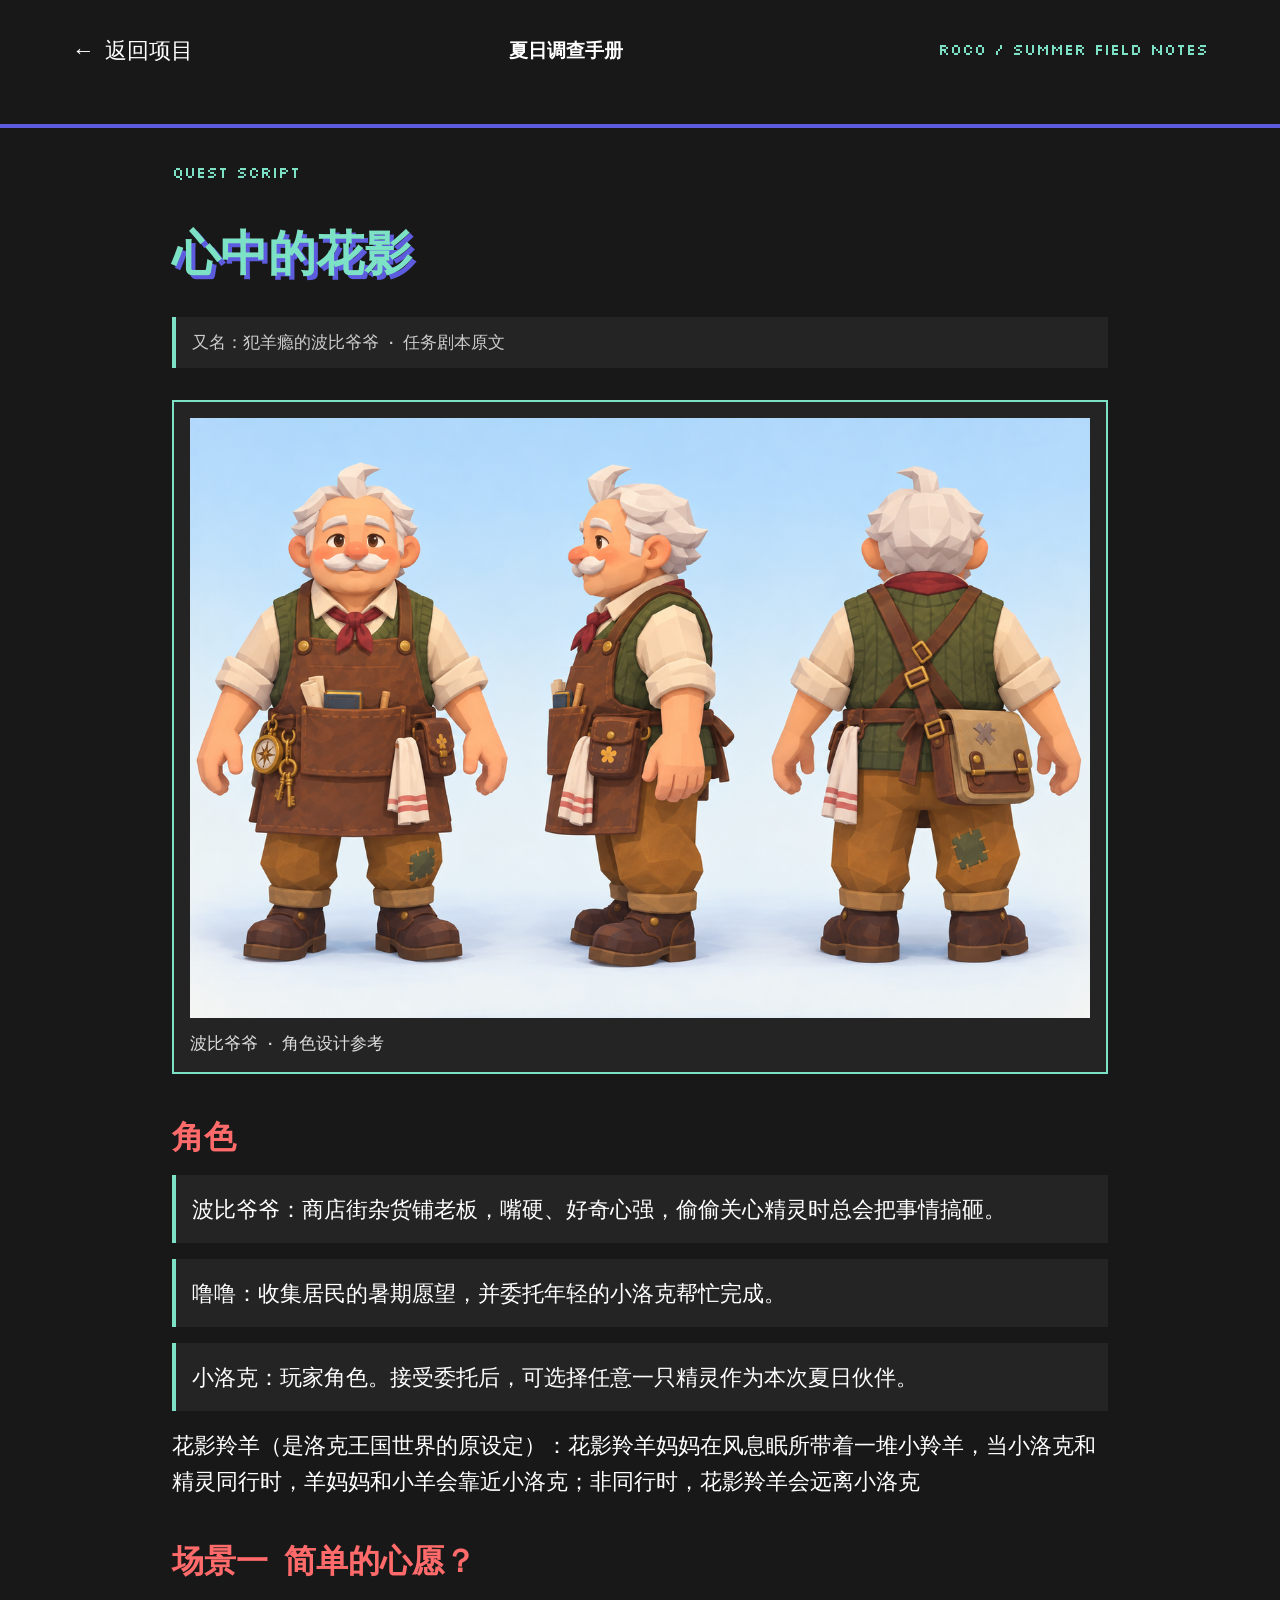
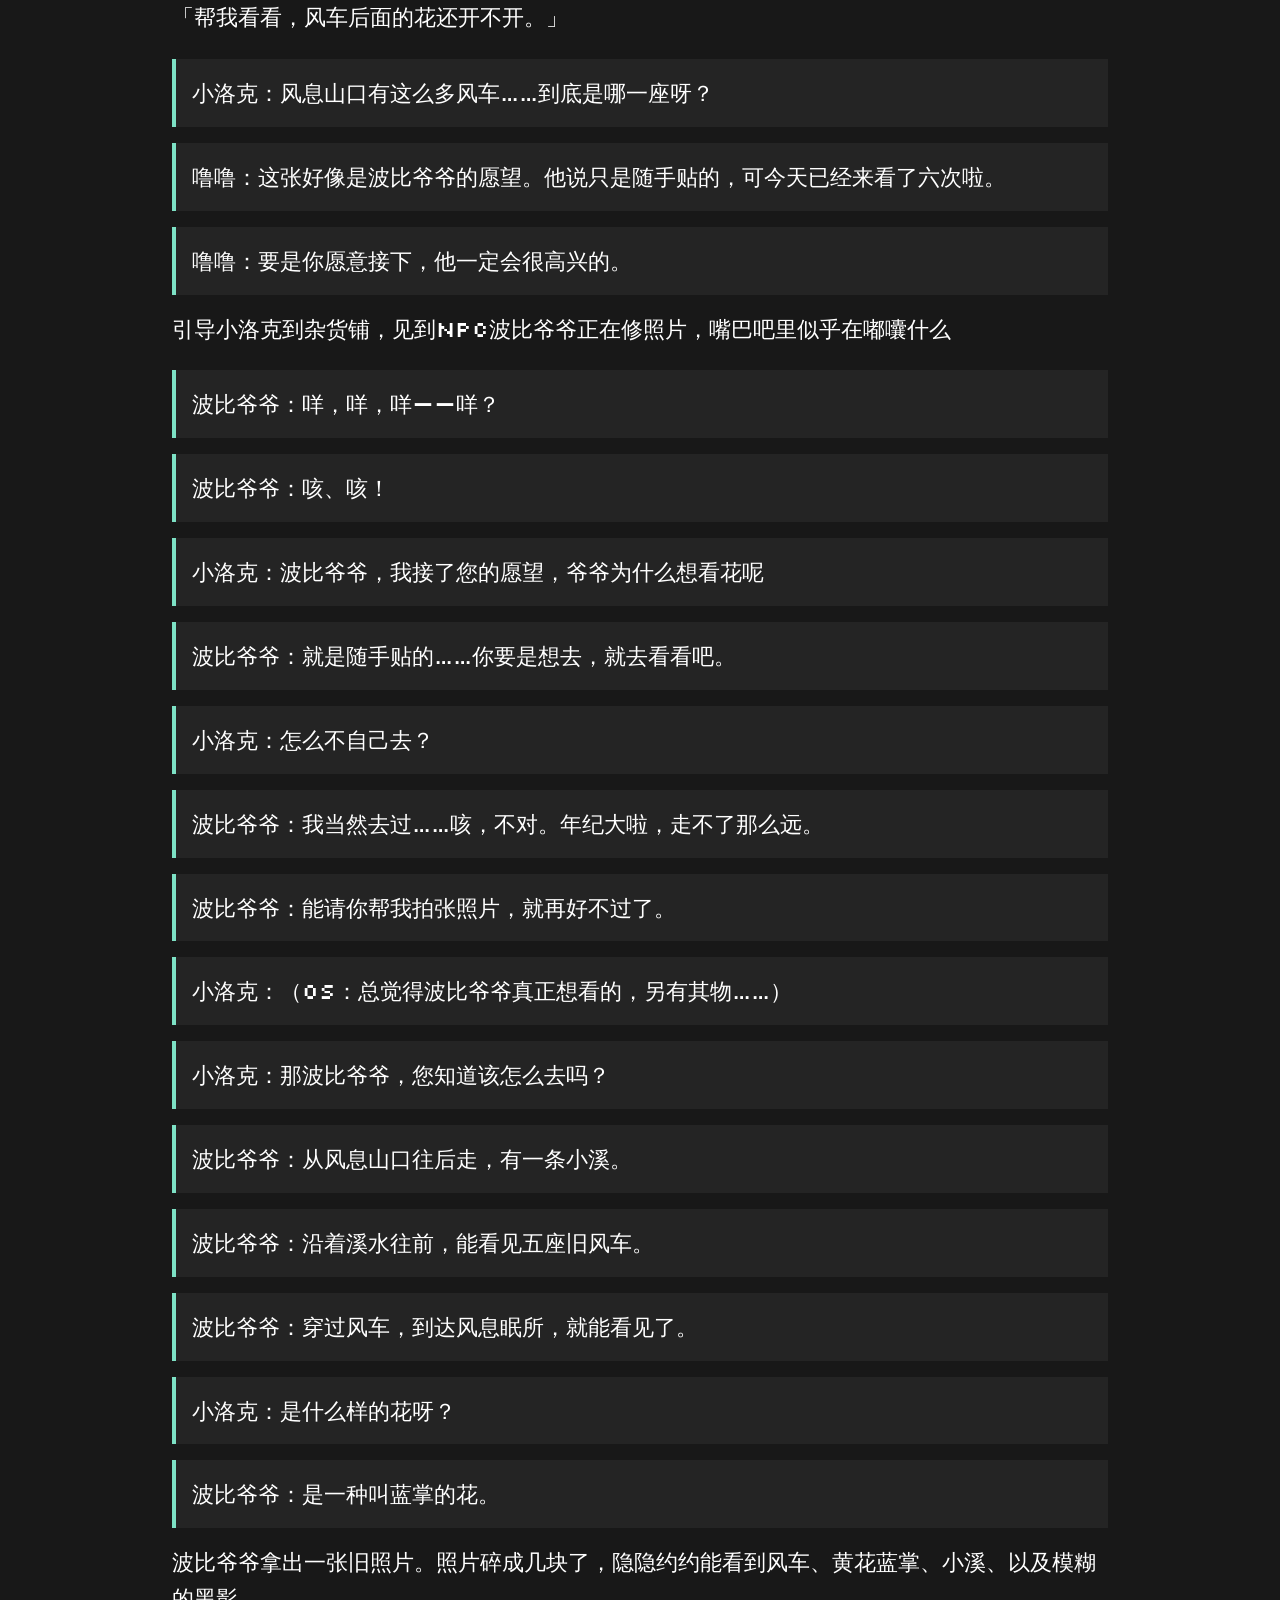
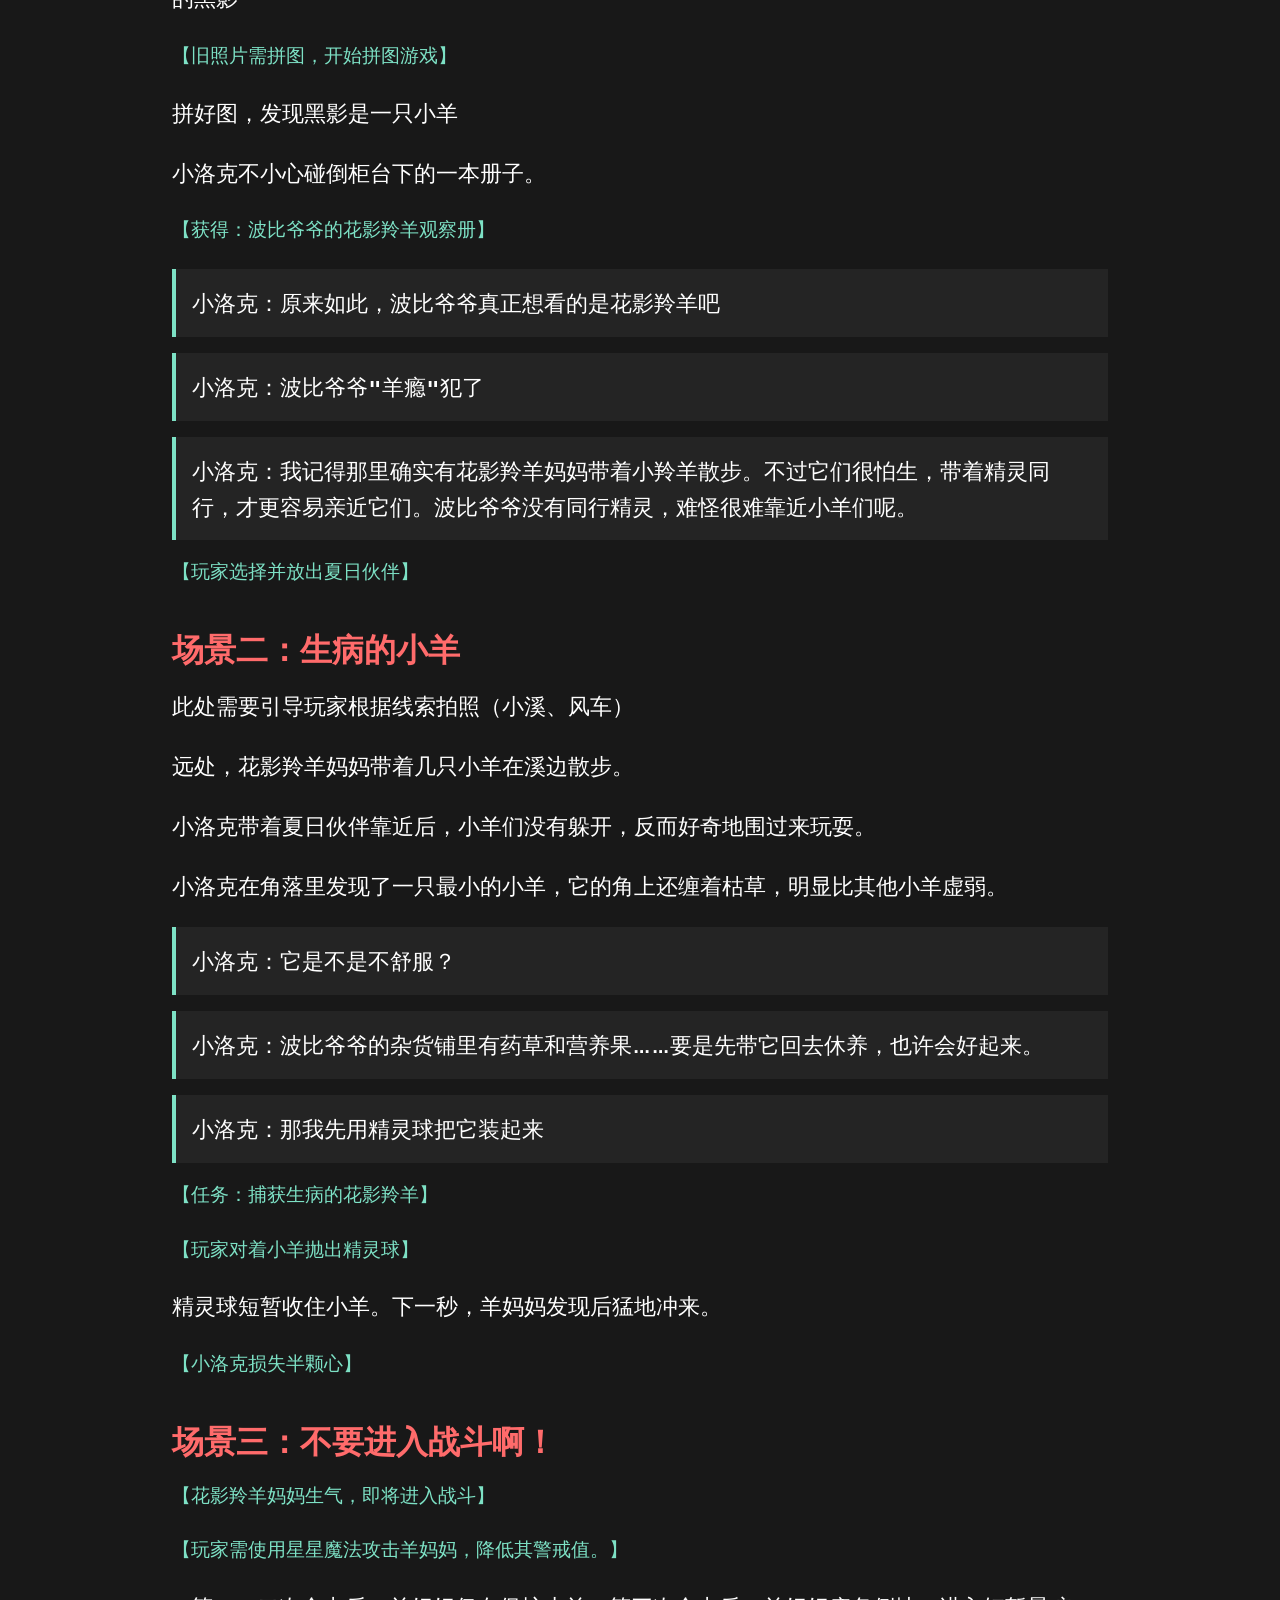
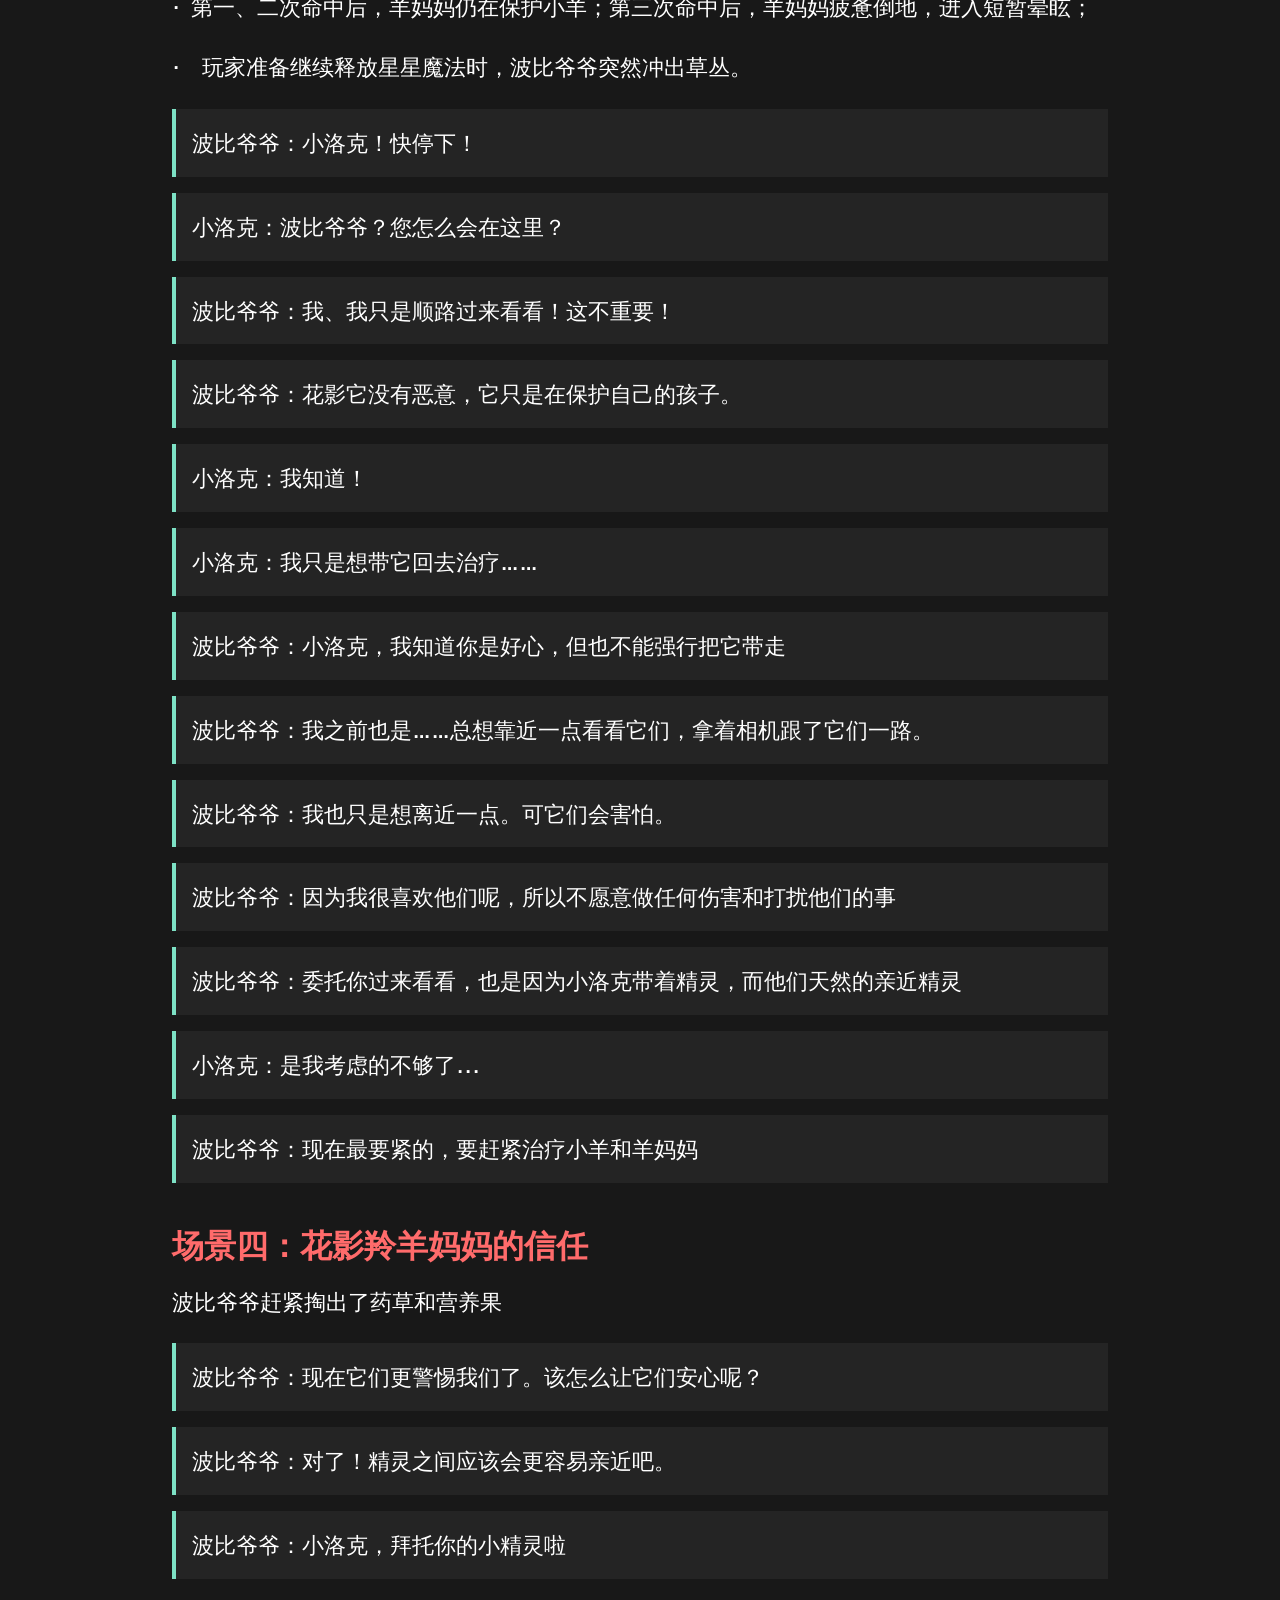
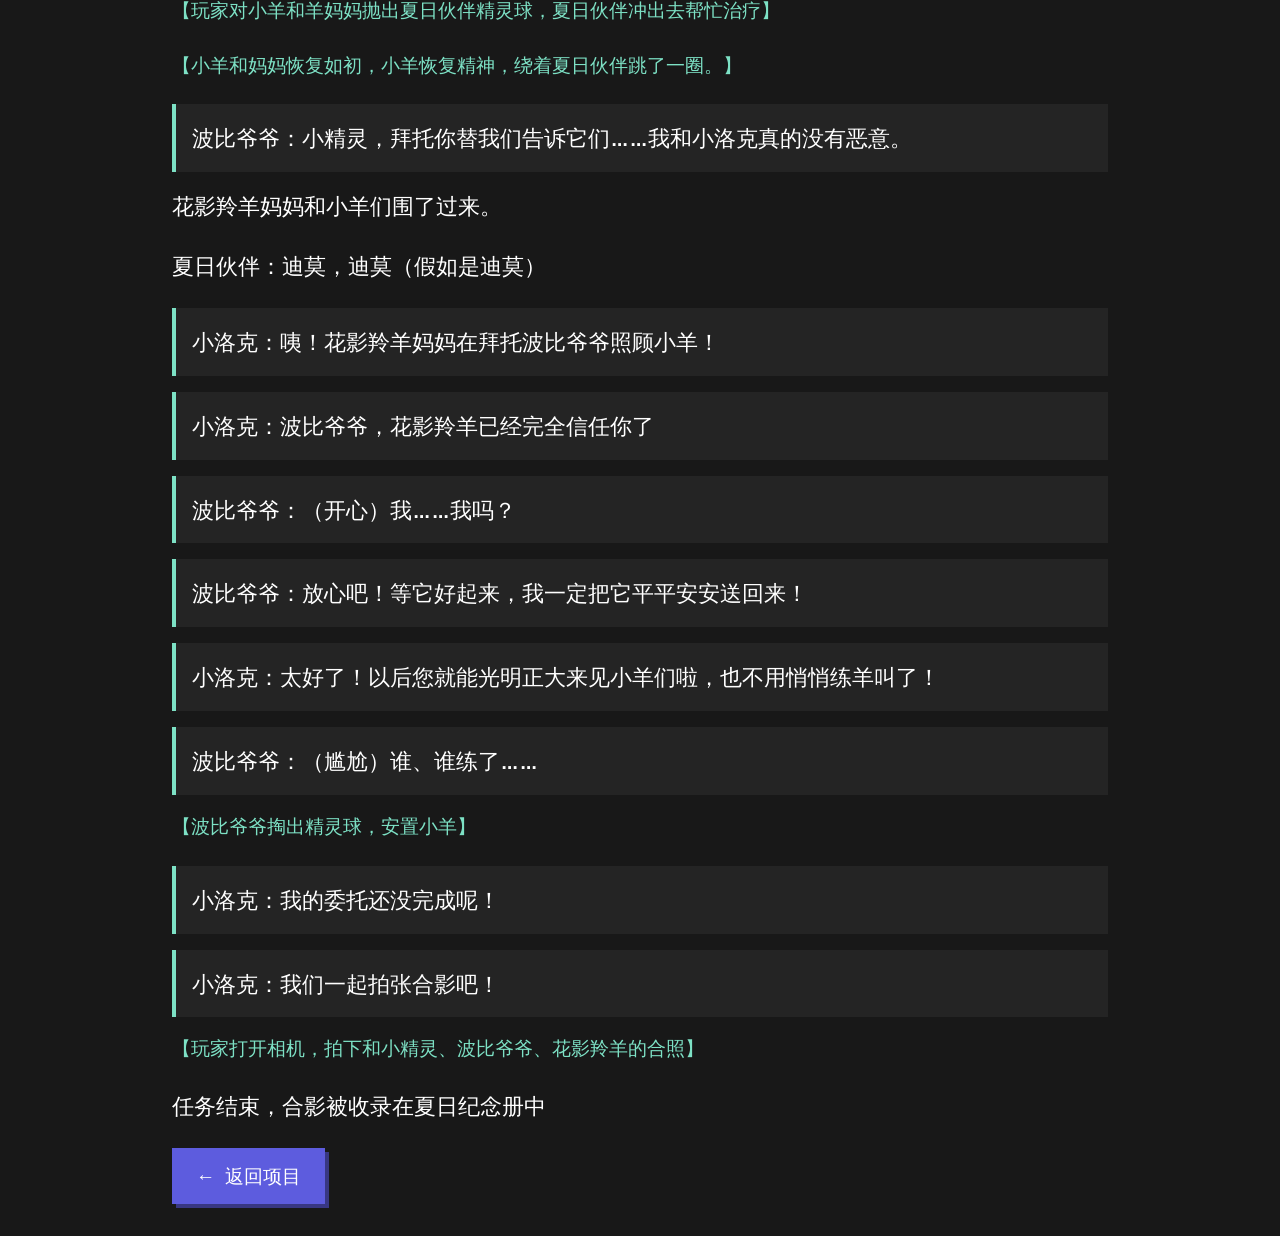
<file: roco-preview/script.html>
<!doctype html><html lang="zh-Hans"><head><meta charset="utf-8"><meta name="viewport" content="width=device-width,initial-scale=1"><title>心中的花影 · 任务剧本｜蒋寒冰</title><link rel="stylesheet" href="roco.css"><link rel="stylesheet" href="editorial.css"></head><body><header><nav class="nav"><a href="index.html">← 返回项目</a><strong>夏日调查手册</strong><span class="edition">ROCO / SUMMER FIELD NOTES</span></nav></header><main class="reader"><p class="eyebrow">QUEST SCRIPT</p><h1>心中的花影</h1><p class="note">又名：犯羊瘾的波比爷爷 · 任务剧本原文</p><figure><img src="assets/bobi-reference.png" alt="波比爷爷角色三视图参考"><figcaption>波比爷爷 · 角色设计参考</figcaption></figure><h2>角色</h2><p class="dialogue">波比爷爷：商店街杂货铺老板，嘴硬、好奇心强，偷偷关心精灵时总会把事情搞砸。</p><p class="dialogue">噜噜：收集居民的暑期愿望，并委托年轻的小洛克帮忙完成。</p><p class="dialogue">小洛克：玩家角色。接受委托后，可选择任意一只精灵作为本次夏日伙伴。</p><p class="">花影羚羊（是洛克王国世界的原设定）：花影羚羊妈妈在风息眠所带着一堆小羚羊，当小洛克和精灵同行时，羊妈妈和小羊会靠近小洛克；非同行时，花影羚羊会远离小洛克</p><h2>场景一   简单的心愿？</h2><p class="">「帮我看看，风车后面的花还开不开。」</p><p class="dialogue">小洛克：风息山口有这么多风车……到底是哪一座呀？</p><p class="dialogue">噜噜：这张好像是波比爷爷的愿望。他说只是随手贴的，可今天已经来看了六次啦。</p><p class="dialogue">噜噜：要是你愿意接下，他一定会很高兴的。</p><p class="">引导小洛克到杂货铺，见到NPC波比爷爷正在修照片，嘴巴吧里似乎在嘟囔什么</p><p class="dialogue">波比爷爷：咩，咩，咩——咩？</p><p class="dialogue">波比爷爷：咳、咳！</p><p class="dialogue">小洛克：波比爷爷，我接了您的愿望，爷爷为什么想看花呢</p><p class="dialogue">波比爷爷：就是随手贴的……你要是想去，就去看看吧。</p><p class="dialogue">小洛克：怎么不自己去？</p><p class="dialogue">波比爷爷：我当然去过……咳，不对。年纪大啦，走不了那么远。</p><p class="dialogue">波比爷爷：能请你帮我拍张照片，就再好不过了。</p><p class="dialogue">小洛克：（OS：总觉得波比爷爷真正想看的，另有其物……）</p><p class="dialogue">小洛克：那波比爷爷，您知道该怎么去吗？</p><p class="dialogue">波比爷爷：从风息山口往后走，有一条小溪。</p><p class="dialogue">波比爷爷：沿着溪水往前，能看见五座旧风车。</p><p class="dialogue">波比爷爷：穿过风车，到达风息眠所，就能看见了。</p><p class="dialogue">小洛克：是什么样的花呀？</p><p class="dialogue">波比爷爷：是一种叫蓝掌的花。</p><p class="">波比爷爷拿出一张旧照片。照片碎成几块了，隐隐约约能看到风车、黄花蓝掌、小溪、以及模糊的黑影</p><p class="direction">【旧照片需拼图，开始拼图游戏】</p><p class="">拼好图，发现黑影是一只小羊</p><p class="">小洛克不小心碰倒柜台下的一本册子。</p><p class="direction">【获得：波比爷爷的花影羚羊观察册】</p><p class="dialogue">小洛克：原来如此，波比爷爷真正想看的是花影羚羊吧</p><p class="dialogue">小洛克：波比爷爷“羊瘾”犯了</p><p class="dialogue">小洛克：我记得那里确实有花影羚羊妈妈带着小羚羊散步。不过它们很怕生，带着精灵同行，才更容易亲近它们。波比爷爷没有同行精灵，难怪很难靠近小羊们呢。</p><p class="direction">【玩家选择并放出夏日伙伴】</p><h2>场景二：生病的小羊</h2><p class="">此处需要引导玩家根据线索拍照（小溪、风车）</p><p class="">远处，花影羚羊妈妈带着几只小羊在溪边散步。</p><p class="">小洛克带着夏日伙伴靠近后，小羊们没有躲开，反而好奇地围过来玩耍。</p><p class="">小洛克在角落里发现了一只最小的小羊，它的角上还缠着枯草，明显比其他小羊虚弱。</p><p class="dialogue">小洛克：它是不是不舒服？</p><p class="dialogue">小洛克：波比爷爷的杂货铺里有药草和营养果……要是先带它回去休养，也许会好起来。</p><p class="dialogue">小洛克：那我先用精灵球把它装起来</p><p class="direction">【任务：捕获生病的花影羚羊】</p><p class="direction">【玩家对着小羊抛出精灵球】</p><p class="">精灵球短暂收住小羊。下一秒，羊妈妈发现后猛地冲来。</p><p class="direction">【小洛克损失半颗心】</p><h2>场景三：不要进入战斗啊！</h2><p class="direction">【花影羚羊妈妈生气，即将进入战斗】</p><p class="direction">【玩家需使用星星魔法攻击羊妈妈，降低其警戒值。】</p><p class="">· 第一、二次命中后，羊妈妈仍在保护小羊；第三次命中后，羊妈妈疲惫倒地，进入短暂晕眩；</p><p class="">·  玩家准备继续释放星星魔法时，波比爷爷突然冲出草丛。</p><p class="dialogue">波比爷爷：小洛克！快停下！</p><p class="dialogue">小洛克：波比爷爷？您怎么会在这里？</p><p class="dialogue">波比爷爷：我、我只是顺路过来看看！这不重要！</p><p class="dialogue">波比爷爷：花影它没有恶意，它只是在保护自己的孩子。</p><p class="dialogue">小洛克：我知道！</p><p class="dialogue">小洛克：我只是想带它回去治疗……</p><p class="dialogue">波比爷爷：小洛克，我知道你是好心，但也不能强行把它带走</p><p class="dialogue">波比爷爷：我之前也是……总想靠近一点看看它们，拿着相机跟了它们一路。</p><p class="dialogue">波比爷爷：我也只是想离近一点。可它们会害怕。</p><p class="dialogue">波比爷爷：因为我很喜欢他们呢，所以不愿意做任何伤害和打扰他们的事</p><p class="dialogue">波比爷爷：委托你过来看看，也是因为小洛克带着精灵，而他们天然的亲近精灵</p><p class="dialogue">小洛克：是我考虑的不够了...</p><p class="dialogue">波比爷爷：现在最要紧的，要赶紧治疗小羊和羊妈妈</p><h2>场景四：花影羚羊妈妈的信任</h2><p class="">波比爷爷赶紧掏出了药草和营养果</p><p class="dialogue">波比爷爷：现在它们更警惕我们了。该怎么让它们安心呢？</p><p class="dialogue">波比爷爷：对了！精灵之间应该会更容易亲近吧。</p><p class="dialogue">波比爷爷：小洛克，拜托你的小精灵啦</p><p class="direction">【玩家对小羊和羊妈妈抛出夏日伙伴精灵球，夏日伙伴冲出去帮忙治疗】</p><p class="direction">【小羊和妈妈恢复如初，小羊恢复精神，绕着夏日伙伴跳了一圈。】</p><p class="dialogue">波比爷爷：小精灵，拜托你替我们告诉它们……我和小洛克真的没有恶意。</p><p class="">花影羚羊妈妈和小羊们围了过来。</p><p class="">夏日伙伴：迪莫，迪莫（假如是迪莫）</p><p class="dialogue">小洛克：咦！花影羚羊妈妈在拜托波比爷爷照顾小羊！</p><p class="dialogue">小洛克：波比爷爷，花影羚羊已经完全信任你了</p><p class="dialogue">波比爷爷：（开心）我……我吗？</p><p class="dialogue">波比爷爷：放心吧！等它好起来，我一定把它平平安安送回来！</p><p class="dialogue">小洛克：太好了！以后您就能光明正大来见小羊们啦，也不用悄悄练羊叫了！</p><p class="dialogue">波比爷爷：（尴尬）谁、谁练了……</p><p class="direction">【波比爷爷掏出精灵球，安置小羊】</p><p class="dialogue">小洛克：我的委托还没完成呢！</p><p class="dialogue">小洛克：我们一起拍张合影吧！</p><p class="direction">【玩家打开相机，拍下和小精灵、波比爷爷、花影羚羊的合照】</p><p class="">任务结束，合影被收录在夏日纪念册中</p><a class="btn light" href="index.html">← 返回项目</a></main></body></html>
</file>
<file: roco-preview/roco.css>
@import url('https://fonts.googleapis.com/css2?family=VT323&family=Silkscreen&display=swap');
:root{--primary:#5d5cde;--secondary:#ff6b6b;--accent:#7de1c5;--background:#181818;--text:#fff;--pixel-size:4px}
*{box-sizing:border-box}html{scroll-behavior:smooth;scroll-padding-top:24px}body{margin:0;background:var(--background);color:var(--text);font-family:'Silkscreen','VT323','Microsoft YaHei','SimHei','PingFang SC',sans-serif;font-size:1.4rem;line-height:1.6}a{color:inherit}img{display:block;max-width:100%;height:auto}button{font:inherit}header{text-align:center;border-bottom:4px solid var(--primary);padding:2rem}.nav{max-width:1136px;margin:0 auto 1.5rem;display:flex;justify-content:space-between;align-items:center;gap:1rem}.nav a{text-decoration:none}.nav strong{font-size:1.2rem}.edition,.eyebrow,small{font-family:'Silkscreen','VT323','Microsoft YaHei',sans-serif;font-size:1rem;color:var(--accent)}.project-title{font-size:3rem;line-height:1.35;margin:1rem 0;color:var(--accent);text-shadow:4px 4px 0 var(--primary)}.subtitle{font-size:1.4rem;margin:1rem 0}.wrap{max-width:1200px;margin:auto;padding:2rem}.section{background:rgba(0,0,0,.2);padding:2rem;border:4px solid var(--text);margin:0 0 3rem;box-shadow:4px 4px 0 var(--primary),8px 8px 0 var(--secondary)}h2{font-size:2rem;line-height:1.4;color:var(--secondary);margin:0 0 1.5rem}h3{font-size:1.5rem;line-height:1.5;color:var(--accent);margin:0 0 .75rem}p{margin:0 0 1.5rem;font-size:1.4rem}.lead{font-size:1.4rem}.reason-grid{display:grid;grid-template-columns:repeat(3,minmax(0,1fr));gap:1.5rem;margin:1.5rem 0}.reason-grid article{border-top:2px solid var(--primary);padding-top:1.25rem}.reason-grid p{margin:0}.note{font-size:1.05rem;color:#ccc;border-left:4px solid var(--accent);padding:.75rem 1rem;margin:1.5rem 0 0;background:#242424}.flow{padding:1.25rem;border:2px solid var(--accent);text-align:center;color:var(--accent)}.btn{display:inline-block;padding:.8rem 1.5rem;background:var(--primary);color:#fff;text-decoration:none;font-size:1.2rem;border:0;box-shadow:4px 4px 0 #383783;transition:transform .1s}.btn:hover{transform:translateY(2px)}.actions{display:flex;justify-content:space-between;gap:1.5rem;flex-wrap:wrap}.figure{margin:0;border:2px solid var(--accent);padding:1rem;background:#242424}.figure img{width:100%;object-fit:contain}.cover{margin-bottom:3rem}.cover img{max-height:500px}.figure figcaption,figcaption{font-size:1.05rem;color:#ddd;padding:.75rem 0 0}.ui-grid,.reading{display:grid;grid-template-columns:repeat(2,minmax(0,1fr));gap:1.5rem;margin-top:1.5rem}.reading a{display:block;border:2px solid var(--accent);padding:1.5rem;text-decoration:none;background:#242424}.reading a:hover{border-color:var(--secondary)}.reading h3{margin:.75rem 0}.reading p{font-size:1.2rem;margin:0}.reading b{display:block;margin-top:1rem;font-size:1.2rem;color:var(--accent)}.video-frame{border:2px solid var(--accent);background:#000;padding:.5rem}.video-frame video{display:block;width:100%;max-height:650px;background:#000}footer{text-align:center;margin-top:3rem;padding:2rem 0;border-top:4px solid var(--primary);font-size:1.2rem}a:focus-visible{outline:3px solid var(--accent);outline-offset:5px}.reader{max-width:1000px;margin:2rem auto;padding:0 2rem}.reader h1{font-size:3rem;color:var(--accent);text-shadow:4px 4px 0 var(--primary);line-height:1.4}.reader h2{margin:2.5rem 0 1rem}.reader p{white-space:pre-wrap;overflow-wrap:anywhere}.reader .dialogue{padding:1rem;margin:1rem 0;background:#242424;border-left:4px solid var(--accent)}.reader .direction{color:var(--accent);font-size:1.2rem}.reader figure{margin:2rem 0;padding:1rem;border:2px solid var(--accent);background:#242424}.reader figure img{width:100%}
@media(max-width:768px){header{padding:2rem 1.25rem}.nav{flex-wrap:wrap;justify-content:center}.nav strong{display:none}.edition{font-size:.85rem}.project-title,.reader h1{font-size:2.2rem}.subtitle{font-size:1.2rem}.wrap,.reader{padding:1.5rem}.section{padding:1.25rem;margin-bottom:2rem}h2{font-size:1.7rem}h3{font-size:1.35rem}p,.lead{font-size:1.2rem}.reason-grid,.ui-grid,.reading{grid-template-columns:1fr}.flow{font-size:1.1rem}.btn{font-size:1.05rem}.actions{justify-content:center}.cover{margin-bottom:2rem}.reader{margin-top:0}.reader p{font-size:1.2rem}}
@media(prefers-reduced-motion:reduce){html{scroll-behavior:auto}.btn{transition:none}}
</file>
<file: roco-preview/editorial.css>
.reference-gallery{display:grid;grid-template-columns:1.1fr 1fr;gap:1.5rem;margin:1.5rem 0}.reference-gallery figure{margin:0;padding:1rem;background:#242424;border:2px solid var(--accent)}.reference-gallery img{width:100%;height:300px;object-fit:contain}.reference-gallery figcaption{font-size:1.05rem;color:#ddd}.plan-layout{max-width:1200px;margin:2rem auto;display:grid;grid-template-columns:200px minmax(0,1fr);gap:2rem;padding:0 2rem}.plan-toc{position:sticky;top:24px;align-self:start;border-left:4px solid var(--primary);padding-left:1rem}.plan-toc a{display:block;text-decoration:none;font-size:1rem;padding:.5rem 0;color:var(--accent)}.plan-document h1{font-size:3rem;line-height:1.4;margin:0 0 1.5rem;color:var(--accent);text-shadow:4px 4px 0 var(--primary)}.plan-document h2{font-size:2rem;margin:0 0 1.5rem}.plan-document h3{font-size:1.5rem;margin:1.5rem 0 1rem}.plan-document section{padding:2rem 0;border-bottom:2px solid var(--primary)}.plan-document p,.plan-document li{font-size:1.4rem;line-height:1.8}.plan-document ul,.plan-document ol{padding-left:1.5rem}.plan-document li{margin:.75rem 0}.plan-document .note{font-size:1.05rem}.table-scroll{overflow-x:auto;margin:1.5rem 0;border:2px solid var(--accent)}.plan-document table{width:100%;border-collapse:collapse;font-size:1.1rem;min-width:520px}.plan-document th{text-align:left;background:var(--primary);padding:1rem}.plan-document td{padding:1rem;border-top:1px solid #555;vertical-align:top;line-height:1.7}.plan-document tr:nth-child(even) td{background:#242424}.plan-document figure{margin:1.5rem 0}.plan-document .summary-list{display:grid;grid-template-columns:1fr 1fr;gap:1rem}.summary-list div{padding:1rem;background:#242424;border:2px solid var(--accent)}.summary-list dt{font-size:1rem;color:var(--accent)}.summary-list dd{margin:.5rem 0 0;font-size:1.2rem}@media(max-width:768px){.reference-gallery{grid-template-columns:1fr}.reference-gallery img{height:auto}.plan-layout{display:block;padding:0 1.5rem}.plan-toc{position:static;display:flex;gap:1rem;overflow-x:auto;border-left:0;border-bottom:2px solid var(--primary);padding:0 0 1rem;margin-bottom:2rem}.plan-toc a{white-space:nowrap}.plan-document h1{font-size:2.2rem}.plan-document h2{font-size:1.7rem}.plan-document p,.plan-document li{font-size:1.2rem}.plan-document .summary-list{grid-template-columns:1fr}}
</file>
<file: language-only.css>
/* Only the added language control is styled. Original site styles are untouched. */
.language-switch{position:fixed;top:12px;right:12px;z-index:1000;display:flex;gap:4px;padding:4px;background:#181818;border:2px solid #7de1c5;}
.language-switch button{font-family:inherit;font-size:14px;line-height:1.4;padding:5px 9px;background:transparent;color:#fff;border:0;cursor:pointer;}
.language-switch button[aria-pressed="true"]{background:#7de1c5;color:#181818;}
.language-switch button:focus-visible{outline:2px solid #ff6b6b;outline-offset:2px;}
html[lang="zh-Hans"] [data-zh]{white-space:pre-line;}
/* Chinese uses a clear sans-serif blackface; the original pixel fonts remain for English. */
html[lang="zh-Hans"] body{font-family:'Silkscreen','VT323','Microsoft YaHei',sans-serif;}
html body.portfolio-home,body.portfolio-home .pixel-button,body.portfolio-home button{font-family:'Silkscreen','VT323','SimHei','Microsoft YaHei','PingFang SC',sans-serif;}
</file>
